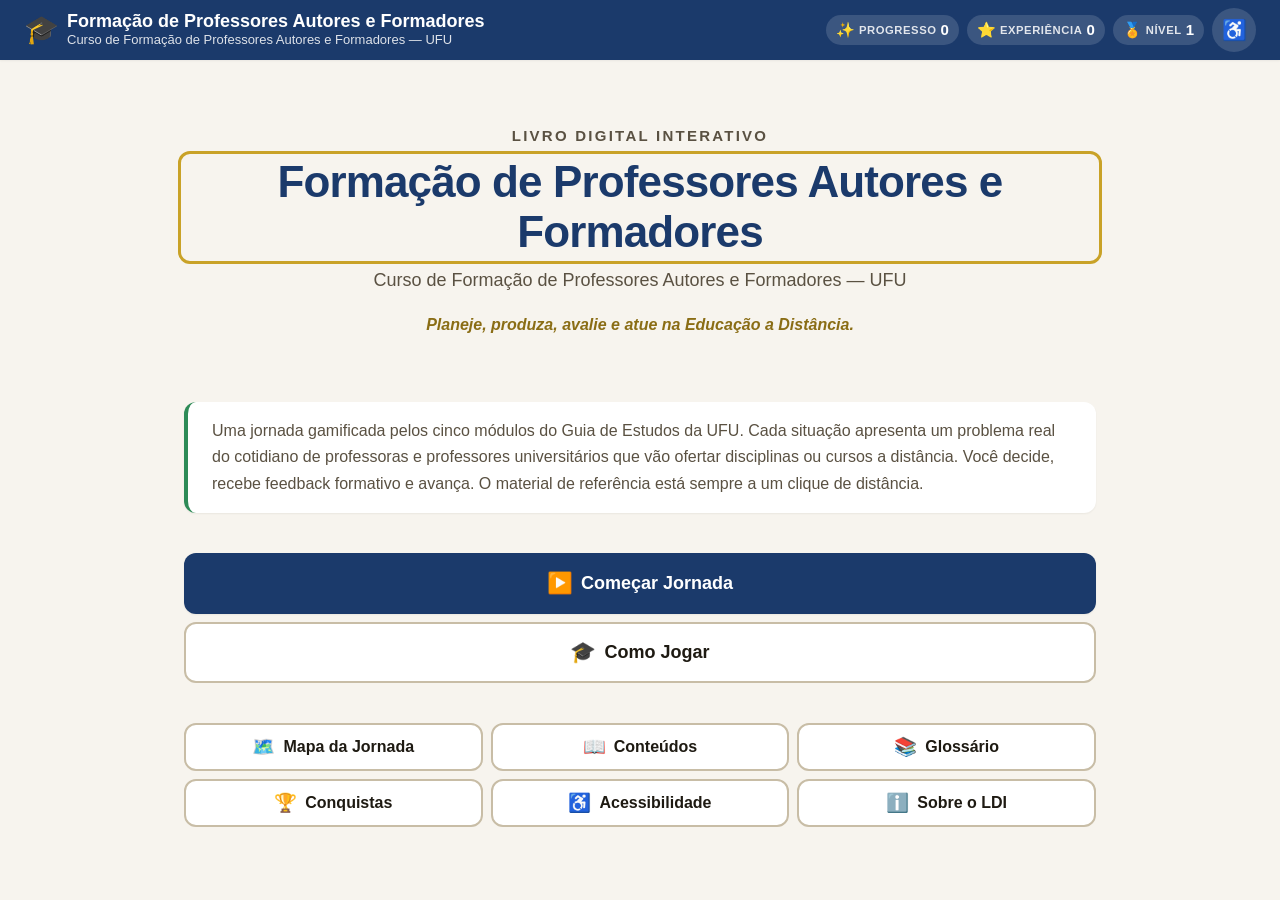
<file: index.html>
<!DOCTYPE html>
<html lang="pt-BR">
<head>
  <meta charset="UTF-8">
  <meta name="viewport" content="width=device-width, initial-scale=1.0, viewport-fit=cover">
  <meta name="description" content="Formação de Professores Autores e Formadores para EaD — Livro Digital Interativo gamificado sobre planejamento, produção, avaliação e atuação docente na Educação a Distância, baseado no Guia de Estudos da UFU (2026).">
  <meta name="author" content="Dirceu Nogueira de Sales Duarte Junior">
  <meta name="theme-color" content="#1b3a6b">

  <title>Formação de Professores Autores e Formadores para EaD — UFU</title>

  <link rel="icon" type="image/svg+xml" href="assets/icons/favicon.svg">

  <script src="js/theme.js"></script>

  <script>
    (function () {
      var T = window.THEME;
      if (!T || !T.colors) return;
      var css = ':root {\n';
      Object.keys(T.colors).forEach(function (key) {
        var cssVar = '--color-' + key.replace(/([A-Z])/g, '-$1').toLowerCase();
        css += '  ' + cssVar + ': ' + T.colors[key] + ';\n';
      });
      css += '}\n';
      var style = document.createElement('style');
      style.setAttribute('data-theme-colors', 'true');
      style.textContent = css;
      document.head.appendChild(style);
    })();
  </script>

  <link rel="stylesheet" href="css/style.css">
  <link rel="stylesheet" href="css/accessibility.css">
</head>
<body>

  <a class="skip-link" href="#screen-root">Pular para o conteúdo principal</a>

  <header id="app-header" role="banner">
    <div class="header-brand">
      <span class="brand-icon" aria-hidden="true">🎓</span>
      <div class="brand-text">
        <p class="brand-title" id="brand-title">Formação de Professores Autores e Formadores</p>
        <p class="brand-subtitle" id="brand-subtitle">Curso de Formação de Professores Autores e Formadores — UFU</p>
      </div>
    </div>

    <div class="header-hud" aria-label="Painel de progresso">
      <div class="hud-item" aria-label="Progresso acumulado">
        <span class="hud-icon" aria-hidden="true">✨</span>
        <span class="hud-label" id="hud-label-aura">Progresso</span>
        <span id="hud-aura" class="hud-value">0</span>
      </div>
      <div class="hud-item" aria-label="Experiência acumulada">
        <span class="hud-icon" aria-hidden="true">⭐</span>
        <span class="hud-label" id="hud-label-xp">Experiência</span>
        <span id="hud-xp" class="hud-value">0</span>
      </div>
      <div class="hud-item" aria-label="Nível atual">
        <span class="hud-icon" aria-hidden="true">🏅</span>
        <span class="hud-label" id="hud-label-level">Nível</span>
        <span id="hud-level" class="hud-value">1</span>
      </div>
    </div>

    <button id="btn-open-a11y" type="button" class="btn-icon"
            aria-label="Abrir painel de acessibilidade"
            aria-controls="a11y-panel" aria-expanded="false">
      <span aria-hidden="true">♿</span>
    </button>
  </header>

  <div id="a11y-backdrop" hidden></div>

  <aside id="a11y-panel" role="dialog" aria-modal="true"
         aria-labelledby="a11y-title" hidden>

    <div class="a11y-header">
      <h2 id="a11y-title">♿ Acessibilidade</h2>
      <button id="btn-close-a11y" type="button" class="btn-icon"
              aria-label="Fechar painel de acessibilidade">
        <span aria-hidden="true">✕</span>
      </button>
    </div>

    <div class="a11y-group">
      <h3 class="a11y-group-title">🔊 Áudio</h3>

      <button type="button" id="a11y-voice" class="a11y-toggle" aria-pressed="false"
              data-tooltip="Lê em voz alta a introdução, pergunta e feedback de cada situação. Use o botão 🔊 para ativar.">
        <span class="toggle-icon" aria-hidden="true">🔊</span>
        <span class="toggle-label">Leitura em voz alta</span>
        <span class="toggle-state" aria-hidden="true">Desligado</span>
      </button>

      <button type="button" id="a11y-sfx" class="a11y-toggle" aria-pressed="false"
              data-tooltip="Toca sons curtos ao acertar, errar, conquistar ou avançar. Os efeitos não são obrigatórios para entender o conteúdo.">
        <span class="toggle-icon" aria-hidden="true">🎵</span>
        <span class="toggle-label">Efeitos sonoros</span>
        <span class="toggle-state" aria-hidden="true">Desligado</span>
      </button>

      <div class="a11y-audio-group">
        <button type="button" id="a11y-ambience" class="a11y-toggle" aria-pressed="false"
                data-tooltip="Toca uma melodia suave em caixinha de música ao fundo. Desligado por padrão.">
          <span class="toggle-icon" aria-hidden="true">🌿</span>
          <span class="toggle-label">Som ambiente</span>
          <span class="toggle-state" aria-hidden="true">Desligado</span>
        </button>

        <label for="a11y-ambience-theme" class="a11y-select-label">
          Melodia de fundo
        </label>
        <select id="a11y-ambience-theme" class="a11y-select"
                data-tooltip="Escolha entre 5 melodias originais em caixinha de música. A escolha fica salva e toca quando o som ambiente estiver ligado.">
          <option value="caminho">🌿 Caminho Suave — serena e acolhedora</option>
          <option value="passos">🌫️ Passos na Névoa — reflexiva e calma</option>
          <option value="amanhecer">🌅 Amanhecer — ascendente e otimista</option>
          <option value="brisa">🍃 Brisa de Estudo — leve e ritmada</option>
          <option value="tarde">🌇 Tarde Serena — contemplativa</option>
        </select>
        <p class="a11y-select-hint">
          A melodia escolhida toca quando o som ambiente está ligado.
        </p>
      </div>
    </div>

    <div class="a11y-group">
      <h3 class="a11y-group-title">🎨 Aparência</h3>

      <button type="button" id="a11y-theme" class="a11y-toggle" aria-pressed="false"
              data-tooltip="Alterna entre modo claro (fundo bege claro) e modo escuro (fundo escuro) para leitura confortável à noite.">
        <span class="toggle-icon" aria-hidden="true">🌙</span>
        <span class="toggle-label">Modo escuro</span>
        <span class="toggle-state" aria-hidden="true">Desligado</span>
      </button>

      <button type="button" id="a11y-contrast" class="a11y-toggle" aria-pressed="false"
              data-tooltip="Aumenta o contraste para preto, branco e amarelo, seguindo WCAG AAA. Útil para baixa visão.">
        <span class="toggle-icon" aria-hidden="true">◐</span>
        <span class="toggle-label">Alto contraste</span>
        <span class="toggle-state" aria-hidden="true">Desligado</span>
      </button>

      <button type="button" id="a11y-motion" class="a11y-toggle" aria-pressed="false"
              data-tooltip="Reduz ou elimina transições e animações, incluindo o efeito de entrada das telas e das medalhas.">
        <span class="toggle-icon" aria-hidden="true">⏸</span>
        <span class="toggle-label">Reduzir animações</span>
        <span class="toggle-state" aria-hidden="true">Desligado</span>
      </button>
    </div>

    <div class="a11y-group">
      <h3 class="a11y-group-title">🔤 Tamanho do texto</h3>

      <div class="a11y-font-controls">
        <button type="button" id="a11y-font-down" class="btn-secondary"
                aria-label="Diminuir tamanho da fonte"
                data-tooltip="Diminuir o tamanho da fonte em toda a interface.">
          <span aria-hidden="true">A−</span>
        </button>

        <button type="button" id="a11y-font-reset" class="btn-secondary"
                data-tooltip="Voltar ao tamanho de fonte padrão.">
          Restaurar
        </button>

        <button type="button" id="a11y-font-up" class="btn-secondary"
                aria-label="Aumentar tamanho da fonte"
                data-tooltip="Aumentar o tamanho da fonte em toda a interface.">
          <span aria-hidden="true">A+</span>
        </button>
      </div>

      <p class="a11y-hint" id="a11y-font-status" aria-live="polite">Tamanho padrão</p>
    </div>

  </aside>

  <main id="screen-root" role="main" tabindex="-1">
    <div class="screen-loading" role="status" aria-live="polite">
      Carregando Formação de Professores Autores e Formadores para EaD…
    </div>

    <noscript>
      <section class="screen-error" role="alert">
        <h1>JavaScript necessário</h1>
        <p>
          Este Livro Digital Interativo precisa de JavaScript ativado para funcionar.
          Ative o JavaScript no seu navegador e recarregue a página.
        </p>
      </section>
    </noscript>
  </main>

  <div id="live-region" class="sr-only" aria-live="polite" aria-atomic="true"></div>
  <div id="alert-region" class="sr-only" aria-live="assertive" aria-atomic="true"></div>
  <div id="toast-region" class="toast-region" aria-live="polite" aria-atomic="false"></div>

  <script src="js/missions.js" defer></script>
  <script src="js/boss.js" defer></script>
  <script src="js/data.js" defer></script>
  <script src="js/game.js" defer></script>
  <script src="js/audio.js" defer></script>
  <script src="js/accessibility.js" defer></script>
  <script src="js/app.js" defer></script>

</body>
</html>
</file>
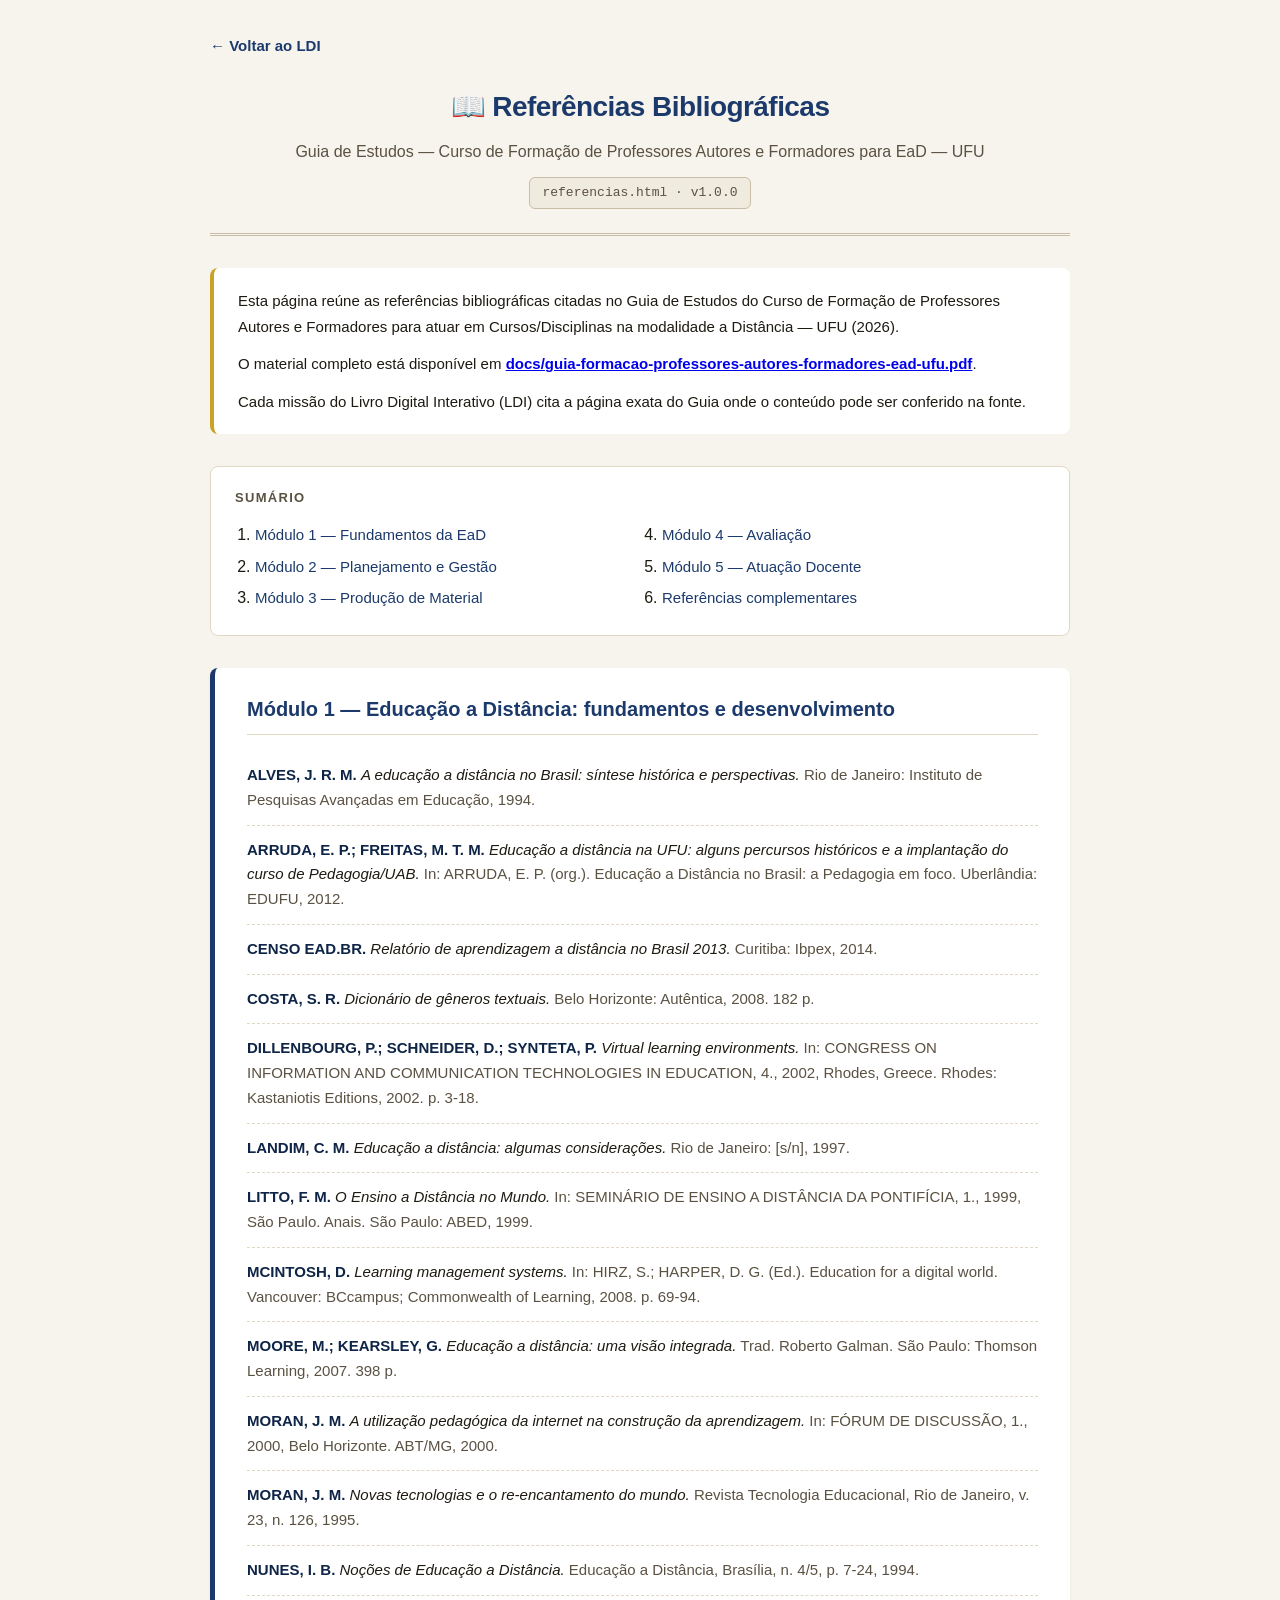
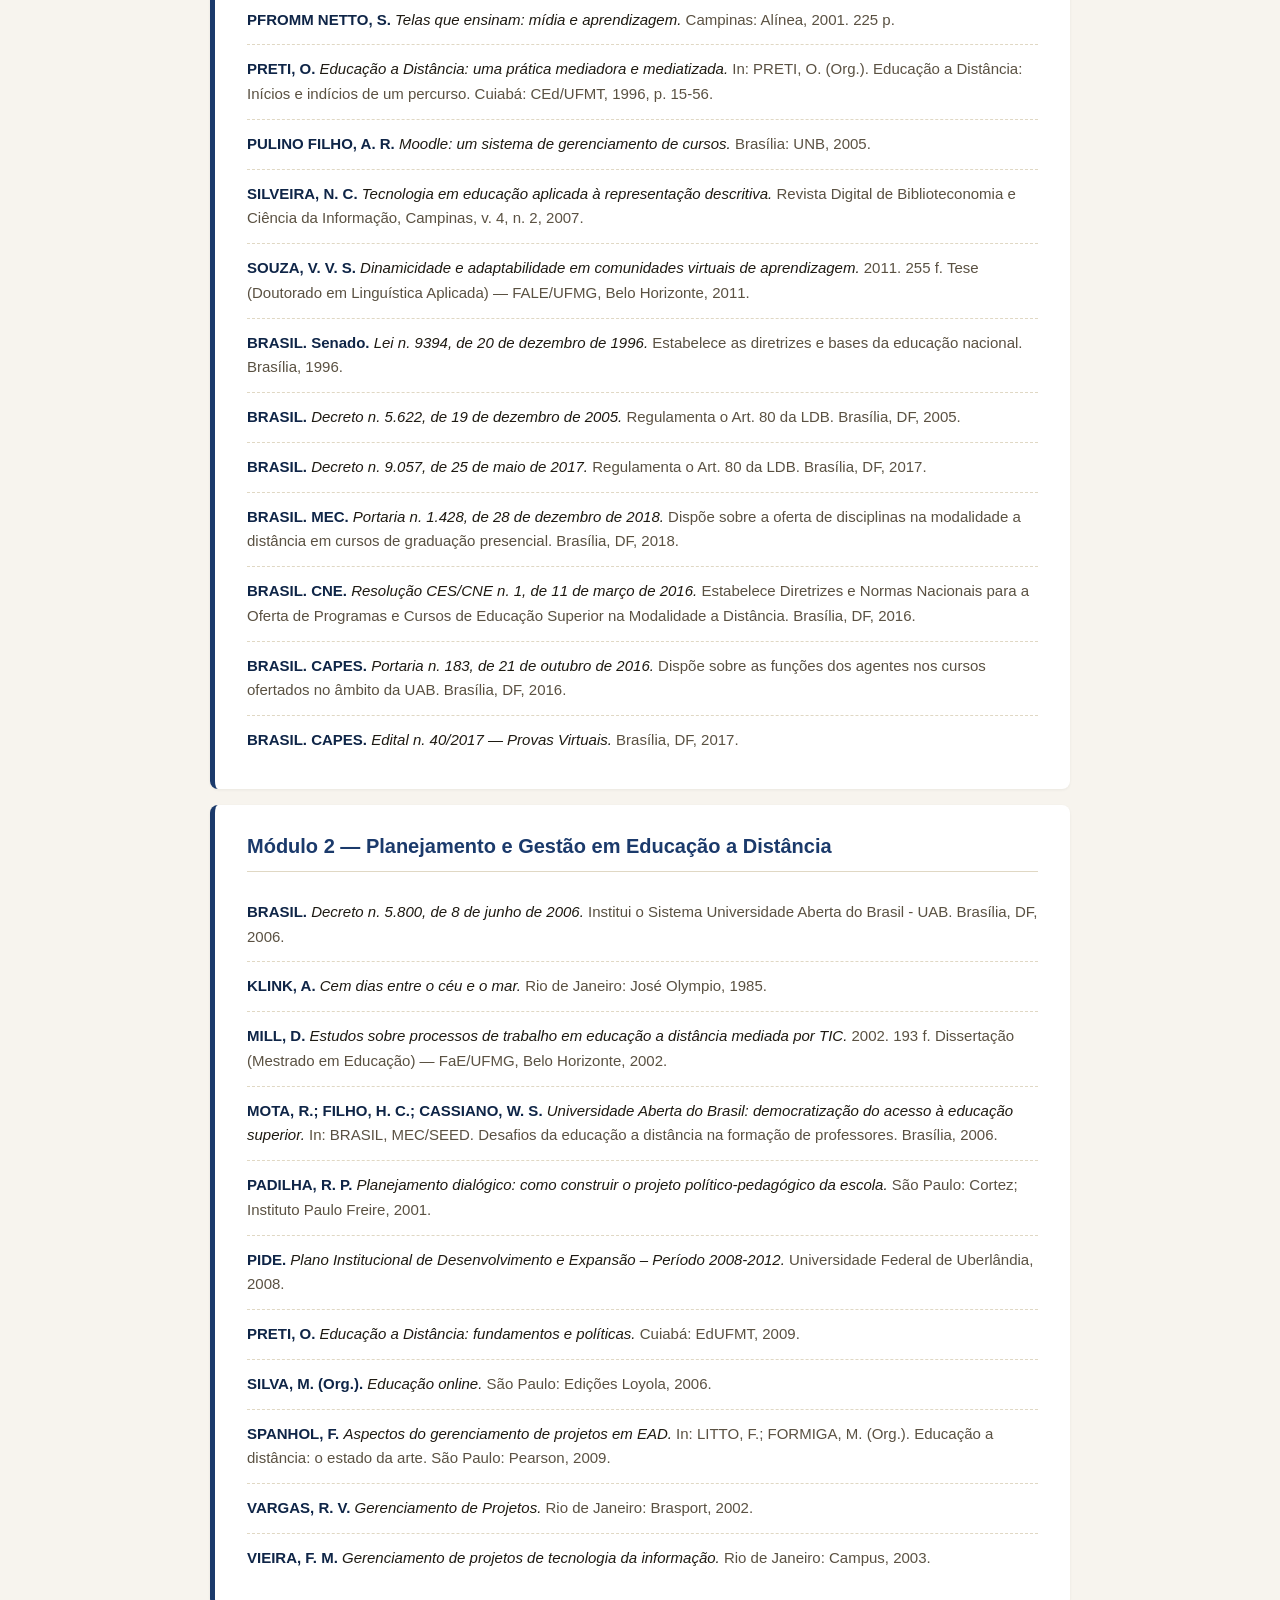
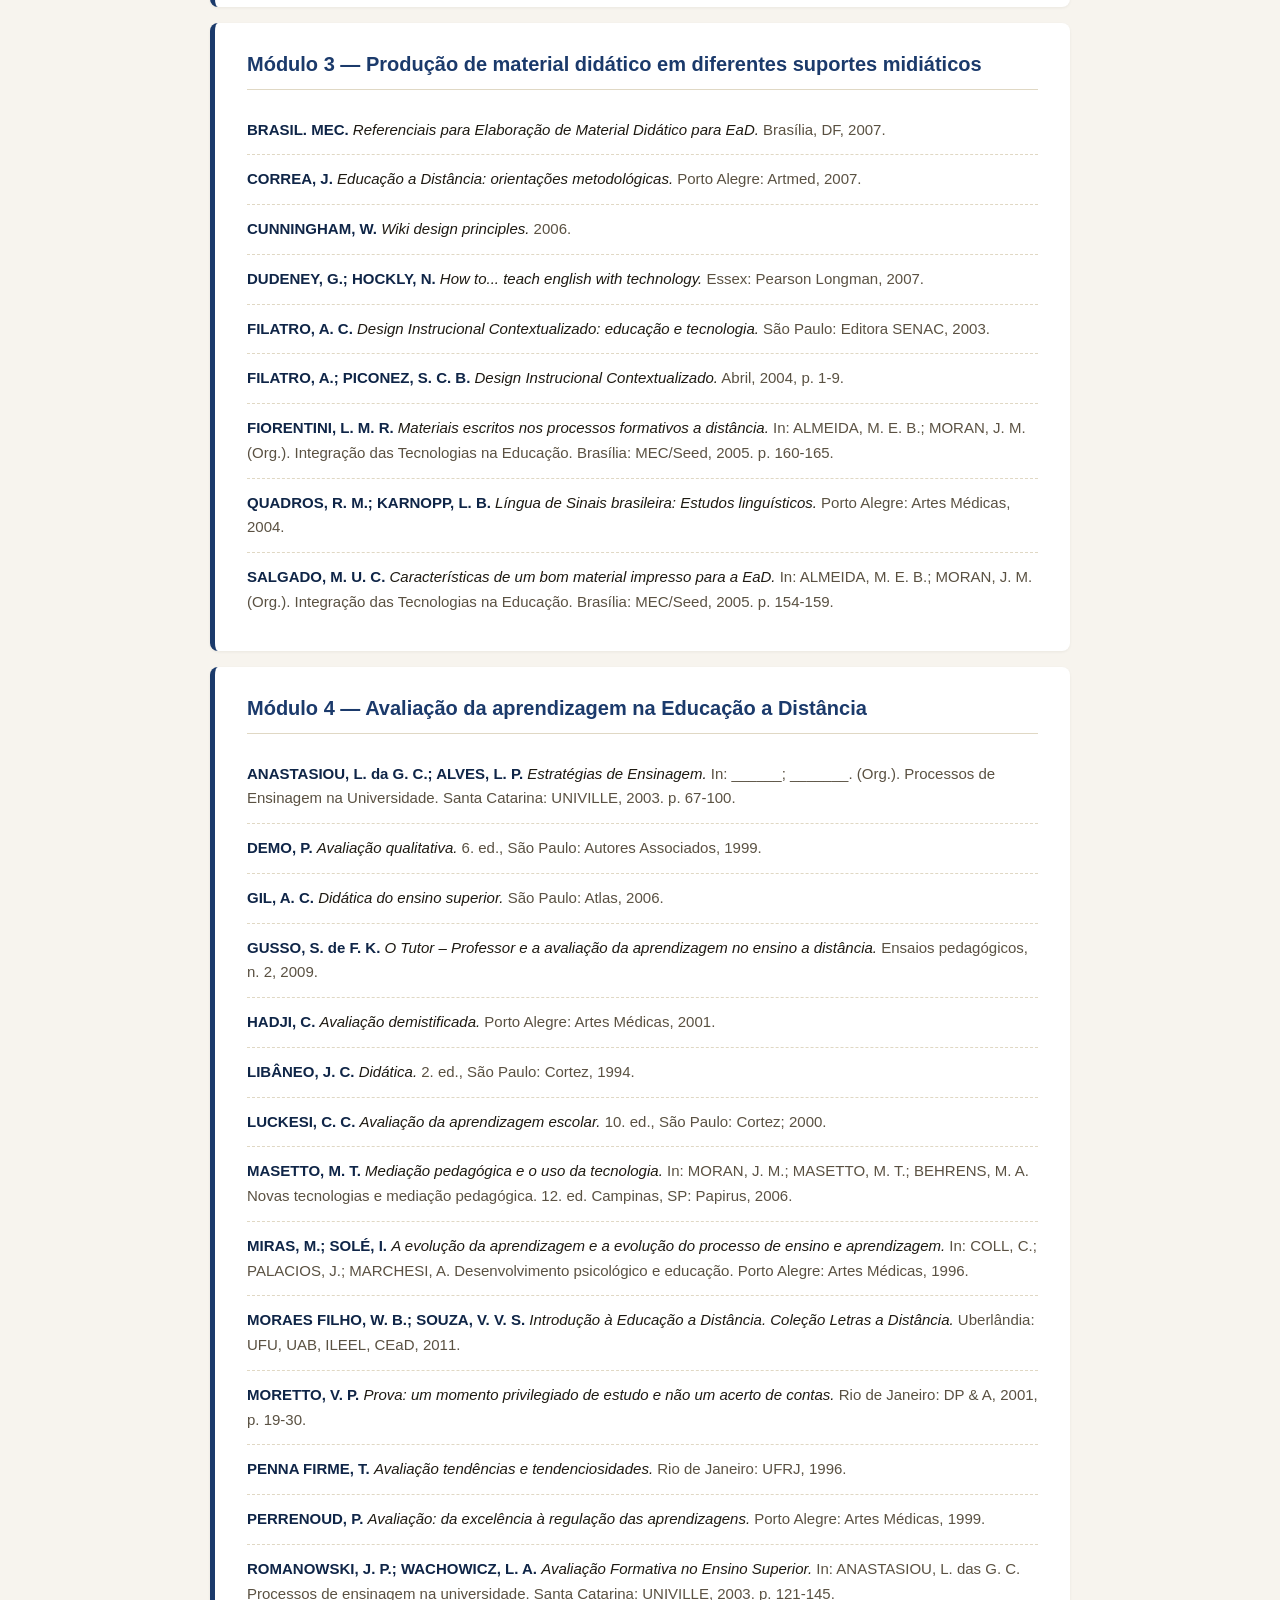
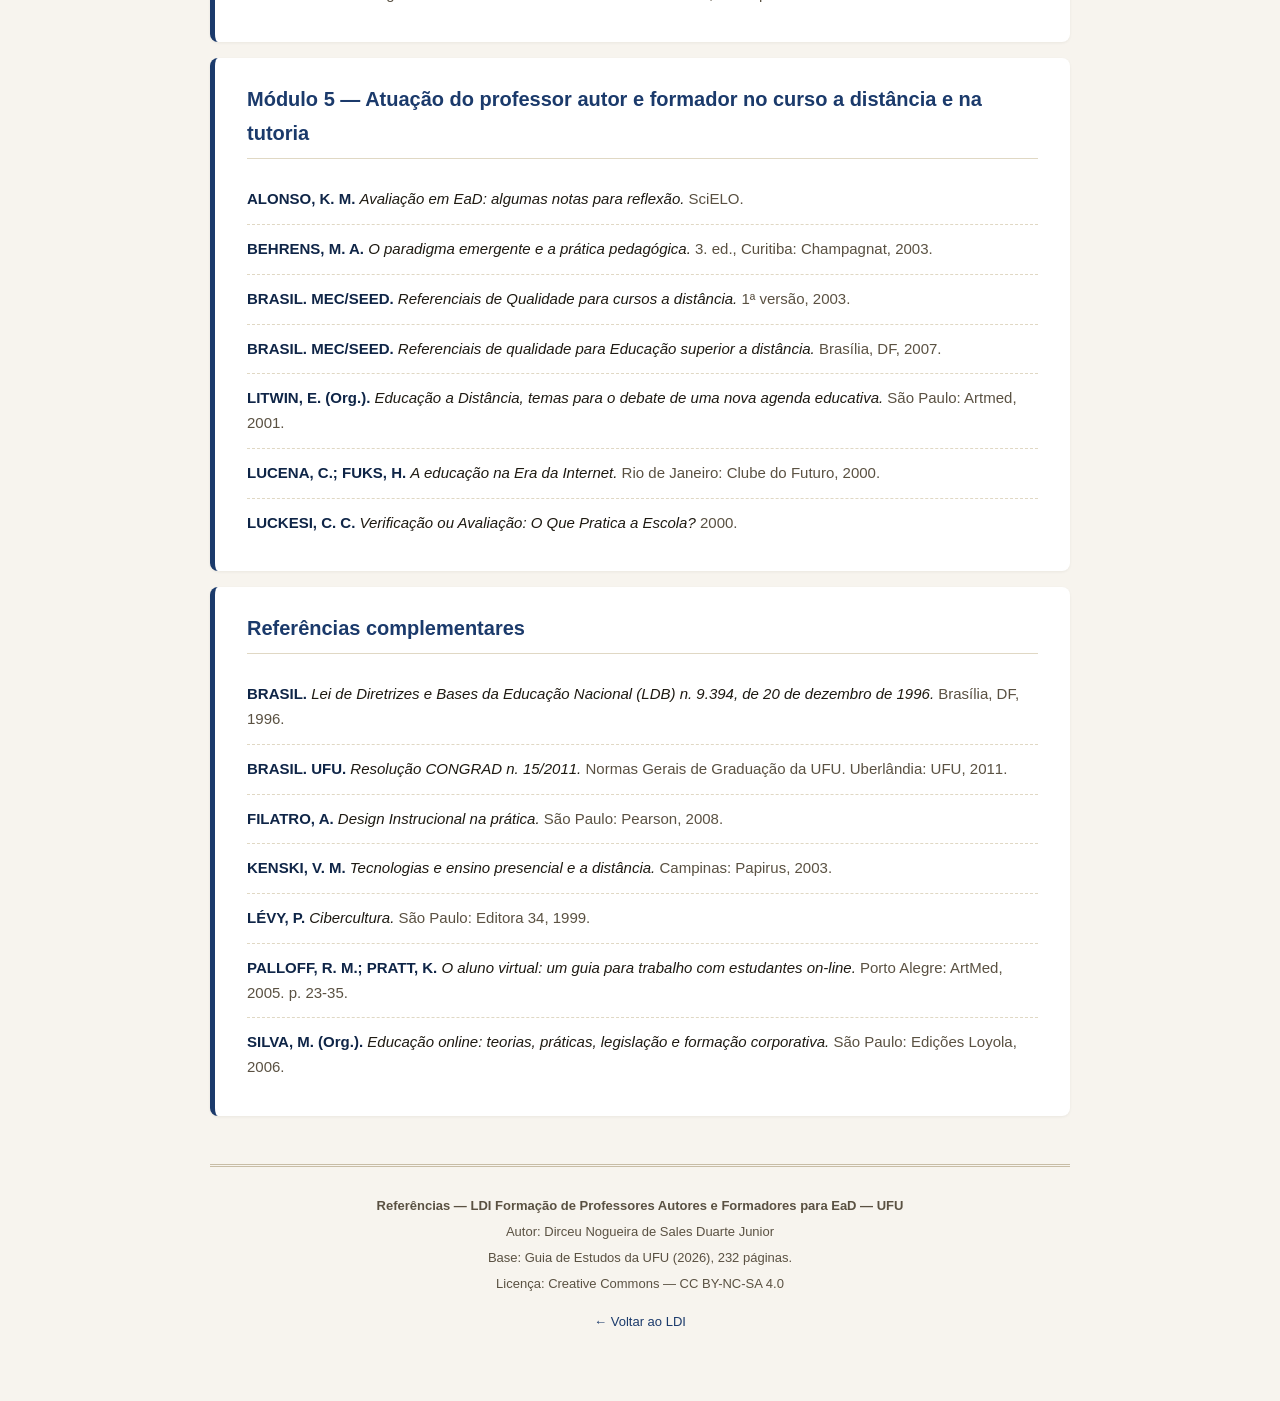
<file: docs/referencias.html>
<!DOCTYPE html>
<html lang="pt-BR">
<head>
<meta charset="UTF-8">
<meta name="viewport" content="width=device-width, initial-scale=1.0">
<meta name="author" content="Dirceu Nogueira de Sales Duarte Junior">
<meta name="description" content="Referências bibliográficas do LDI Formação de Professores Autores e Formadores para EaD — UFU.">
<meta name="robots" content="noindex, nofollow">
<title>Referências — LDI Formação de Professores Autores e Formadores para EaD — UFU</title>

<style>
  :root {
    --bg: #f7f4ee;
    --surface: #ffffff;
    --surface-alt: #f0ebdf;
    --text: #1e1a12;
    --text-muted: #5a5142;
    --primary: #1b3a6b;
    --primary-dark: #0f2547;
    --accent: #c9a227;
    --secondary: #2e8b57;
    --border: #e0d8c4;
    --border-strong: #c8bda6;
    --radius: 8px;
    --font: -apple-system, BlinkMacSystemFont, "Segoe UI", Roboto,
            "Helvetica Neue", Arial, "Noto Sans", sans-serif;
    --font-mono: ui-monospace, "SF Mono", Menlo, Consolas, monospace;
  }

  *, *::before, *::after { box-sizing: border-box; }

  body {
    margin: 0;
    padding: 32px 16px 64px;
    font-family: var(--font);
    line-height: 1.7;
    color: var(--text);
    background-color: var(--bg);
    font-size: 16px;
  }

  .container { max-width: 860px; margin: 0 auto; }

  header.page-header {
    text-align: center;
    padding-bottom: 24px;
    margin-bottom: 32px;
    border-bottom: 3px double var(--border-strong);
  }

  header.page-header h1 {
    margin: 0 0 8px;
    font-size: 1.75rem;
    color: var(--primary);
    letter-spacing: -0.02em;
  }

  header.page-header .subtitle {
    font-size: 1rem;
    color: var(--text-muted);
    margin: 0;
  }

  header.page-header .version {
    display: inline-block;
    margin-top: 12px;
    padding: 4px 12px;
    background-color: var(--surface-alt);
    border: 1px solid var(--border-strong);
    border-radius: 6px;
    font-family: var(--font-mono);
    font-size: 0.8125rem;
    color: var(--text-muted);
  }

  .intro {
    background-color: var(--surface);
    border-left: 4px solid var(--accent);
    border-radius: var(--radius);
    padding: 20px 24px;
    margin-bottom: 32px;
    font-size: 0.9375rem;
  }

  .intro p { margin: 0 0 12px; }
  .intro p:last-child { margin-bottom: 0; }

  nav.toc {
    background-color: var(--surface);
    border: 1px solid var(--border);
    border-radius: var(--radius);
    padding: 20px 24px;
    margin-bottom: 32px;
  }

  nav.toc h2 {
    font-size: 0.8125rem;
    text-transform: uppercase;
    letter-spacing: 0.1em;
    color: var(--text-muted);
    margin: 0 0 12px;
  }

  nav.toc ol { margin: 0; padding-left: 20px; columns: 1; }

  @media (min-width: 600px) {
    nav.toc ol { columns: 2; column-gap: 24px; }
  }

  nav.toc li { margin-bottom: 4px; break-inside: avoid; }

  nav.toc a {
    color: var(--primary);
    text-decoration: none;
    font-size: 0.9375rem;
  }

  nav.toc a:hover, nav.toc a:focus-visible { text-decoration: underline; }

  section.ref-section {
    background-color: var(--surface);
    border-radius: var(--radius);
    padding: 24px 32px;
    margin-bottom: 16px;
    box-shadow: 0 1px 3px rgba(30, 26, 18, 0.06);
    border-left: 5px solid var(--primary);
  }

  section.ref-section h2 {
    font-size: 1.25rem;
    color: var(--primary);
    margin: 0 0 16px;
    padding-bottom: 8px;
    border-bottom: 1px solid var(--border);
  }

  .ref-list { list-style: none; padding: 0; margin: 0; }

  .ref-item {
    padding: 12px 0;
    border-bottom: 1px dashed var(--border);
    font-size: 0.9375rem;
    line-height: 1.65;
  }

  .ref-item:last-child { border-bottom: none; }

  .ref-item .authors { font-weight: 600; color: var(--primary-dark); }
  .ref-item .title { font-style: italic; }
  .ref-item .source { color: var(--text-muted); }

  footer.page-footer {
    text-align: center;
    margin-top: 48px;
    padding-top: 24px;
    border-top: 3px double var(--border-strong);
    font-size: 0.8125rem;
    color: var(--text-muted);
  }

  footer.page-footer p { margin: 4px 0; }
  footer.page-footer a { color: var(--primary); text-decoration: none; }
  footer.page-footer a:hover { text-decoration: underline; }

  .back-link {
    display: inline-block;
    margin-bottom: 24px;
    color: var(--primary);
    text-decoration: none;
    font-weight: 600;
    font-size: 0.9375rem;
  }
  .back-link:hover { text-decoration: underline; }

  @media (max-width: 480px) {
    section.ref-section { padding: 20px 16px; }
  }
</style>
</head>

<body>
<div class="container">

  <a href="../index.html" class="back-link">← Voltar ao LDI</a>

  <header class="page-header">
    <h1>📖 Referências Bibliográficas</h1>
    <p class="subtitle">
      Guia de Estudos — Curso de Formação de Professores Autores e Formadores para EaD — UFU
    </p>
    <span class="version">referencias.html · v1.0.0</span>
  </header>

  <div class="intro">
    <p>
      Esta página reúne as referências bibliográficas citadas no Guia de Estudos
      do Curso de Formação de Professores Autores e Formadores para atuar em
      Cursos/Disciplinas na modalidade a Distância — UFU (2026).
    </p>
    <p>
      O material completo está disponível em
      <a href="guia-formacao-professores-autores-formadores-ead-ufu.pdf"><strong>docs/guia-formacao-professores-autores-formadores-ead-ufu.pdf</strong></a>.
    </p>
    <p>
      Cada missão do Livro Digital Interativo (LDI) cita a página exata
      do Guia onde o conteúdo pode ser conferido na fonte.
    </p>
  </div>

  <nav class="toc" aria-label="Sumário de referências">
    <h2>Sumário</h2>
    <ol>
      <li><a href="#ref-modulo-1">Módulo 1 — Fundamentos da EaD</a></li>
      <li><a href="#ref-modulo-2">Módulo 2 — Planejamento e Gestão</a></li>
      <li><a href="#ref-modulo-3">Módulo 3 — Produção de Material</a></li>
      <li><a href="#ref-modulo-4">Módulo 4 — Avaliação</a></li>
      <li><a href="#ref-modulo-5">Módulo 5 — Atuação Docente</a></li>
      <li><a href="#ref-complementares">Referências complementares</a></li>
    </ol>
  </nav>

  <!-- ============================================================
       MÓDULO 1
       ============================================================ -->
  <section class="ref-section" id="ref-modulo-1">
    <h2>Módulo 1 — Educação a Distância: fundamentos e desenvolvimento</h2>
    <ul class="ref-list">
      <li class="ref-item">
        <span class="authors">ALVES, J. R. M.</span>
        <span class="title"> A educação a distância no Brasil: síntese histórica e perspectivas.</span>
        <span class="source"> Rio de Janeiro: Instituto de Pesquisas Avançadas em Educação, 1994.</span>
      </li>
      <li class="ref-item">
        <span class="authors">ARRUDA, E. P.; FREITAS, M. T. M.</span>
        <span class="title"> Educação a distância na UFU: alguns percursos históricos e a implantação do curso de Pedagogia/UAB.</span>
        <span class="source"> In: ARRUDA, E. P. (org.). Educação a Distância no Brasil: a Pedagogia em foco. Uberlândia: EDUFU, 2012.</span>
      </li>
      <li class="ref-item">
        <span class="authors">CENSO EAD.BR.</span>
        <span class="title"> Relatório de aprendizagem a distância no Brasil 2013.</span>
        <span class="source"> Curitiba: Ibpex, 2014.</span>
      </li>
      <li class="ref-item">
        <span class="authors">COSTA, S. R.</span>
        <span class="title"> Dicionário de gêneros textuais.</span>
        <span class="source"> Belo Horizonte: Autêntica, 2008. 182 p.</span>
      </li>
      <li class="ref-item">
        <span class="authors">DILLENBOURG, P.; SCHNEIDER, D.; SYNTETA, P.</span>
        <span class="title"> Virtual learning environments.</span>
        <span class="source"> In: CONGRESS ON INFORMATION AND COMMUNICATION TECHNOLOGIES IN EDUCATION, 4., 2002, Rhodes, Greece. Rhodes: Kastaniotis Editions, 2002. p. 3-18.</span>
      </li>
      <li class="ref-item">
        <span class="authors">LANDIM, C. M.</span>
        <span class="title"> Educação a distância: algumas considerações.</span>
        <span class="source"> Rio de Janeiro: [s/n], 1997.</span>
      </li>
      <li class="ref-item">
        <span class="authors">LITTO, F. M.</span>
        <span class="title"> O Ensino a Distância no Mundo.</span>
        <span class="source"> In: SEMINÁRIO DE ENSINO A DISTÂNCIA DA PONTIFÍCIA, 1., 1999, São Paulo. Anais. São Paulo: ABED, 1999.</span>
      </li>
      <li class="ref-item">
        <span class="authors">MCINTOSH, D.</span>
        <span class="title"> Learning management systems.</span>
        <span class="source"> In: HIRZ, S.; HARPER, D. G. (Ed.). Education for a digital world. Vancouver: BCcampus; Commonwealth of Learning, 2008. p. 69-94.</span>
      </li>
      <li class="ref-item">
        <span class="authors">MOORE, M.; KEARSLEY, G.</span>
        <span class="title"> Educação a distância: uma visão integrada.</span>
        <span class="source"> Trad. Roberto Galman. São Paulo: Thomson Learning, 2007. 398 p.</span>
      </li>
      <li class="ref-item">
        <span class="authors">MORAN, J. M.</span>
        <span class="title"> A utilização pedagógica da internet na construção da aprendizagem.</span>
        <span class="source"> In: FÓRUM DE DISCUSSÃO, 1., 2000, Belo Horizonte. ABT/MG, 2000.</span>
      </li>
      <li class="ref-item">
        <span class="authors">MORAN, J. M.</span>
        <span class="title"> Novas tecnologias e o re-encantamento do mundo.</span>
        <span class="source"> Revista Tecnologia Educacional, Rio de Janeiro, v. 23, n. 126, 1995.</span>
      </li>
      <li class="ref-item">
        <span class="authors">NUNES, I. B.</span>
        <span class="title"> Noções de Educação a Distância.</span>
        <span class="source"> Educação a Distância, Brasília, n. 4/5, p. 7-24, 1994.</span>
      </li>
      <li class="ref-item">
        <span class="authors">PFROMM NETTO, S.</span>
        <span class="title"> Telas que ensinam: mídia e aprendizagem.</span>
        <span class="source"> Campinas: Alínea, 2001. 225 p.</span>
      </li>
      <li class="ref-item">
        <span class="authors">PRETI, O.</span>
        <span class="title"> Educação a Distância: uma prática mediadora e mediatizada.</span>
        <span class="source"> In: PRETI, O. (Org.). Educação a Distância: Inícios e indícios de um percurso. Cuiabá: CEd/UFMT, 1996, p. 15-56.</span>
      </li>
      <li class="ref-item">
        <span class="authors">PULINO FILHO, A. R.</span>
        <span class="title"> Moodle: um sistema de gerenciamento de cursos.</span>
        <span class="source"> Brasília: UNB, 2005.</span>
      </li>
      <li class="ref-item">
        <span class="authors">SILVEIRA, N. C.</span>
        <span class="title"> Tecnologia em educação aplicada à representação descritiva.</span>
        <span class="source"> Revista Digital de Biblioteconomia e Ciência da Informação, Campinas, v. 4, n. 2, 2007.</span>
      </li>
      <li class="ref-item">
        <span class="authors">SOUZA, V. V. S.</span>
        <span class="title"> Dinamicidade e adaptabilidade em comunidades virtuais de aprendizagem.</span>
        <span class="source"> 2011. 255 f. Tese (Doutorado em Linguística Aplicada) — FALE/UFMG, Belo Horizonte, 2011.</span>
      </li>
      <li class="ref-item">
        <span class="authors">BRASIL. Senado.</span>
        <span class="title"> Lei n. 9394, de 20 de dezembro de 1996.</span>
        <span class="source"> Estabelece as diretrizes e bases da educação nacional. Brasília, 1996.</span>
      </li>
      <li class="ref-item">
        <span class="authors">BRASIL.</span>
        <span class="title"> Decreto n. 5.622, de 19 de dezembro de 2005.</span>
        <span class="source"> Regulamenta o Art. 80 da LDB. Brasília, DF, 2005.</span>
      </li>
      <li class="ref-item">
        <span class="authors">BRASIL.</span>
        <span class="title"> Decreto n. 9.057, de 25 de maio de 2017.</span>
        <span class="source"> Regulamenta o Art. 80 da LDB. Brasília, DF, 2017.</span>
      </li>
      <li class="ref-item">
        <span class="authors">BRASIL. MEC.</span>
        <span class="title"> Portaria n. 1.428, de 28 de dezembro de 2018.</span>
        <span class="source"> Dispõe sobre a oferta de disciplinas na modalidade a distância em cursos de graduação presencial. Brasília, DF, 2018.</span>
      </li>
      <li class="ref-item">
        <span class="authors">BRASIL. CNE.</span>
        <span class="title"> Resolução CES/CNE n. 1, de 11 de março de 2016.</span>
        <span class="source"> Estabelece Diretrizes e Normas Nacionais para a Oferta de Programas e Cursos de Educação Superior na Modalidade a Distância. Brasília, DF, 2016.</span>
      </li>
      <li class="ref-item">
        <span class="authors">BRASIL. CAPES.</span>
        <span class="title"> Portaria n. 183, de 21 de outubro de 2016.</span>
        <span class="source"> Dispõe sobre as funções dos agentes nos cursos ofertados no âmbito da UAB. Brasília, DF, 2016.</span>
      </li>
      <li class="ref-item">
        <span class="authors">BRASIL. CAPES.</span>
        <span class="title"> Edital n. 40/2017 — Provas Virtuais.</span>
        <span class="source"> Brasília, DF, 2017.</span>
      </li>
    </ul>
  </section>

  <!-- ============================================================
       MÓDULO 2
       ============================================================ -->
  <section class="ref-section" id="ref-modulo-2">
    <h2>Módulo 2 — Planejamento e Gestão em Educação a Distância</h2>
    <ul class="ref-list">
      <li class="ref-item">
        <span class="authors">BRASIL.</span>
        <span class="title"> Decreto n. 5.800, de 8 de junho de 2006.</span>
        <span class="source"> Institui o Sistema Universidade Aberta do Brasil - UAB. Brasília, DF, 2006.</span>
      </li>
      <li class="ref-item">
        <span class="authors">KLINK, A.</span>
        <span class="title"> Cem dias entre o céu e o mar.</span>
        <span class="source"> Rio de Janeiro: José Olympio, 1985.</span>
      </li>
      <li class="ref-item">
        <span class="authors">MILL, D.</span>
        <span class="title"> Estudos sobre processos de trabalho em educação a distância mediada por TIC.</span>
        <span class="source"> 2002. 193 f. Dissertação (Mestrado em Educação) — FaE/UFMG, Belo Horizonte, 2002.</span>
      </li>
      <li class="ref-item">
        <span class="authors">MOTA, R.; FILHO, H. C.; CASSIANO, W. S.</span>
        <span class="title"> Universidade Aberta do Brasil: democratização do acesso à educação superior.</span>
        <span class="source"> In: BRASIL, MEC/SEED. Desafios da educação a distância na formação de professores. Brasília, 2006.</span>
      </li>
      <li class="ref-item">
        <span class="authors">PADILHA, R. P.</span>
        <span class="title"> Planejamento dialógico: como construir o projeto político-pedagógico da escola.</span>
        <span class="source"> São Paulo: Cortez; Instituto Paulo Freire, 2001.</span>
      </li>
      <li class="ref-item">
        <span class="authors">PIDE.</span>
        <span class="title"> Plano Institucional de Desenvolvimento e Expansão – Período 2008-2012.</span>
        <span class="source"> Universidade Federal de Uberlândia, 2008.</span>
      </li>
      <li class="ref-item">
        <span class="authors">PRETI, O.</span>
        <span class="title"> Educação a Distância: fundamentos e políticas.</span>
        <span class="source"> Cuiabá: EdUFMT, 2009.</span>
      </li>
      <li class="ref-item">
        <span class="authors">SILVA, M. (Org.).</span>
        <span class="title"> Educação online.</span>
        <span class="source"> São Paulo: Edições Loyola, 2006.</span>
      </li>
      <li class="ref-item">
        <span class="authors">SPANHOL, F.</span>
        <span class="title"> Aspectos do gerenciamento de projetos em EAD.</span>
        <span class="source"> In: LITTO, F.; FORMIGA, M. (Org.). Educação a distância: o estado da arte. São Paulo: Pearson, 2009.</span>
      </li>
      <li class="ref-item">
        <span class="authors">VARGAS, R. V.</span>
        <span class="title"> Gerenciamento de Projetos.</span>
        <span class="source"> Rio de Janeiro: Brasport, 2002.</span>
      </li>
      <li class="ref-item">
        <span class="authors">VIEIRA, F. M.</span>
        <span class="title"> Gerenciamento de projetos de tecnologia da informação.</span>
        <span class="source"> Rio de Janeiro: Campus, 2003.</span>
      </li>
    </ul>
  </section>

  <!-- ============================================================
       MÓDULO 3
       ============================================================ -->
  <section class="ref-section" id="ref-modulo-3">
    <h2>Módulo 3 — Produção de material didático em diferentes suportes midiáticos</h2>
    <ul class="ref-list">
      <li class="ref-item">
        <span class="authors">BRASIL. MEC.</span>
        <span class="title"> Referenciais para Elaboração de Material Didático para EaD.</span>
        <span class="source"> Brasília, DF, 2007.</span>
      </li>
      <li class="ref-item">
        <span class="authors">CORREA, J.</span>
        <span class="title"> Educação a Distância: orientações metodológicas.</span>
        <span class="source"> Porto Alegre: Artmed, 2007.</span>
      </li>
      <li class="ref-item">
        <span class="authors">CUNNINGHAM, W.</span>
        <span class="title"> Wiki design principles.</span>
        <span class="source"> 2006.</span>
      </li>
      <li class="ref-item">
        <span class="authors">DUDENEY, G.; HOCKLY, N.</span>
        <span class="title"> How to... teach english with technology.</span>
        <span class="source"> Essex: Pearson Longman, 2007.</span>
      </li>
      <li class="ref-item">
        <span class="authors">FILATRO, A. C.</span>
        <span class="title"> Design Instrucional Contextualizado: educação e tecnologia.</span>
        <span class="source"> São Paulo: Editora SENAC, 2003.</span>
      </li>
      <li class="ref-item">
        <span class="authors">FILATRO, A.; PICONEZ, S. C. B.</span>
        <span class="title"> Design Instrucional Contextualizado.</span>
        <span class="source"> Abril, 2004, p. 1-9.</span>
      </li>
      <li class="ref-item">
        <span class="authors">FIORENTINI, L. M. R.</span>
        <span class="title"> Materiais escritos nos processos formativos a distância.</span>
        <span class="source"> In: ALMEIDA, M. E. B.; MORAN, J. M. (Org.). Integração das Tecnologias na Educação. Brasília: MEC/Seed, 2005. p. 160-165.</span>
      </li>
      <li class="ref-item">
        <span class="authors">QUADROS, R. M.; KARNOPP, L. B.</span>
        <span class="title"> Língua de Sinais brasileira: Estudos linguísticos.</span>
        <span class="source"> Porto Alegre: Artes Médicas, 2004.</span>
      </li>
      <li class="ref-item">
        <span class="authors">SALGADO, M. U. C.</span>
        <span class="title"> Características de um bom material impresso para a EaD.</span>
        <span class="source"> In: ALMEIDA, M. E. B.; MORAN, J. M. (Org.). Integração das Tecnologias na Educação. Brasília: MEC/Seed, 2005. p. 154-159.</span>
      </li>
    </ul>
  </section>

  <!-- ============================================================
       MÓDULO 4
       ============================================================ -->
  <section class="ref-section" id="ref-modulo-4">
    <h2>Módulo 4 — Avaliação da aprendizagem na Educação a Distância</h2>
    <ul class="ref-list">
      <li class="ref-item">
        <span class="authors">ANASTASIOU, L. da G. C.; ALVES, L. P.</span>
        <span class="title"> Estratégias de Ensinagem.</span>
        <span class="source"> In: ______; _______. (Org.). Processos de Ensinagem na Universidade. Santa Catarina: UNIVILLE, 2003. p. 67-100.</span>
      </li>
      <li class="ref-item">
        <span class="authors">DEMO, P.</span>
        <span class="title"> Avaliação qualitativa.</span>
        <span class="source"> 6. ed., São Paulo: Autores Associados, 1999.</span>
      </li>
      <li class="ref-item">
        <span class="authors">GIL, A. C.</span>
        <span class="title"> Didática do ensino superior.</span>
        <span class="source"> São Paulo: Atlas, 2006.</span>
      </li>
      <li class="ref-item">
        <span class="authors">GUSSO, S. de F. K.</span>
        <span class="title"> O Tutor – Professor e a avaliação da aprendizagem no ensino a distância.</span>
        <span class="source"> Ensaios pedagógicos, n. 2, 2009.</span>
      </li>
      <li class="ref-item">
        <span class="authors">HADJI, C.</span>
        <span class="title"> Avaliação demistificada.</span>
        <span class="source"> Porto Alegre: Artes Médicas, 2001.</span>
      </li>
      <li class="ref-item">
        <span class="authors">LIBÂNEO, J. C.</span>
        <span class="title"> Didática.</span>
        <span class="source"> 2. ed., São Paulo: Cortez, 1994.</span>
      </li>
      <li class="ref-item">
        <span class="authors">LUCKESI, C. C.</span>
        <span class="title"> Avaliação da aprendizagem escolar.</span>
        <span class="source"> 10. ed., São Paulo: Cortez; 2000.</span>
      </li>
      <li class="ref-item">
        <span class="authors">MASETTO, M. T.</span>
        <span class="title"> Mediação pedagógica e o uso da tecnologia.</span>
        <span class="source"> In: MORAN, J. M.; MASETTO, M. T.; BEHRENS, M. A. Novas tecnologias e mediação pedagógica. 12. ed. Campinas, SP: Papirus, 2006.</span>
      </li>
      <li class="ref-item">
        <span class="authors">MIRAS, M.; SOLÉ, I.</span>
        <span class="title"> A evolução da aprendizagem e a evolução do processo de ensino e aprendizagem.</span>
        <span class="source"> In: COLL, C.; PALACIOS, J.; MARCHESI, A. Desenvolvimento psicológico e educação. Porto Alegre: Artes Médicas, 1996.</span>
      </li>
      <li class="ref-item">
        <span class="authors">MORAES FILHO, W. B.; SOUZA, V. V. S.</span>
        <span class="title"> Introdução à Educação a Distância. Coleção Letras a Distância.</span>
        <span class="source"> Uberlândia: UFU, UAB, ILEEL, CEaD, 2011.</span>
      </li>
      <li class="ref-item">
        <span class="authors">MORETTO, V. P.</span>
        <span class="title"> Prova: um momento privilegiado de estudo e não um acerto de contas.</span>
        <span class="source"> Rio de Janeiro: DP &amp; A, 2001, p. 19-30.</span>
      </li>
      <li class="ref-item">
        <span class="authors">PENNA FIRME, T.</span>
        <span class="title"> Avaliação tendências e tendenciosidades.</span>
        <span class="source"> Rio de Janeiro: UFRJ, 1996.</span>
      </li>
      <li class="ref-item">
        <span class="authors">PERRENOUD, P.</span>
        <span class="title"> Avaliação: da excelência à regulação das aprendizagens.</span>
        <span class="source"> Porto Alegre: Artes Médicas, 1999.</span>
      </li>
      <li class="ref-item">
        <span class="authors">ROMANOWSKI, J. P.; WACHOWICZ, L. A.</span>
        <span class="title"> Avaliação Formativa no Ensino Superior.</span>
        <span class="source"> In: ANASTASIOU, L. das G. C. Processos de ensinagem na universidade. Santa Catarina: UNIVILLE, 2003. p. 121-145.</span>
      </li>
    </ul>
  </section>

  <!-- ============================================================
       MÓDULO 5
       ============================================================ -->
  <section class="ref-section" id="ref-modulo-5">
    <h2>Módulo 5 — Atuação do professor autor e formador no curso a distância e na tutoria</h2>
    <ul class="ref-list">
      <li class="ref-item">
        <span class="authors">ALONSO, K. M.</span>
        <span class="title"> Avaliação em EaD: algumas notas para reflexão.</span>
        <span class="source"> SciELO.</span>
      </li>
      <li class="ref-item">
        <span class="authors">BEHRENS, M. A.</span>
        <span class="title"> O paradigma emergente e a prática pedagógica.</span>
        <span class="source"> 3. ed., Curitiba: Champagnat, 2003.</span>
      </li>
      <li class="ref-item">
        <span class="authors">BRASIL. MEC/SEED.</span>
        <span class="title"> Referenciais de Qualidade para cursos a distância.</span>
        <span class="source"> 1ª versão, 2003.</span>
      </li>
      <li class="ref-item">
        <span class="authors">BRASIL. MEC/SEED.</span>
        <span class="title"> Referenciais de qualidade para Educação superior a distância.</span>
        <span class="source"> Brasília, DF, 2007.</span>
      </li>
      <li class="ref-item">
        <span class="authors">LITWIN, E. (Org.).</span>
        <span class="title"> Educação a Distância, temas para o debate de uma nova agenda educativa.</span>
        <span class="source"> São Paulo: Artmed, 2001.</span>
      </li>
      <li class="ref-item">
        <span class="authors">LUCENA, C.; FUKS, H.</span>
        <span class="title"> A educação na Era da Internet.</span>
        <span class="source"> Rio de Janeiro: Clube do Futuro, 2000.</span>
      </li>
      <li class="ref-item">
        <span class="authors">LUCKESI, C. C.</span>
        <span class="title"> Verificação ou Avaliação: O Que Pratica a Escola?</span>
        <span class="source"> 2000.</span>
      </li>
    </ul>
  </section>

  <!-- ============================================================
       REFERÊNCIAS COMPLEMENTARES
       ============================================================ -->
  <section class="ref-section" id="ref-complementares">
    <h2>Referências complementares</h2>
    <ul class="ref-list">
      <li class="ref-item">
        <span class="authors">BRASIL.</span>
        <span class="title"> Lei de Diretrizes e Bases da Educação Nacional (LDB) n. 9.394, de 20 de dezembro de 1996.</span>
        <span class="source"> Brasília, DF, 1996.</span>
      </li>
      <li class="ref-item">
        <span class="authors">BRASIL. UFU.</span>
        <span class="title"> Resolução CONGRAD n. 15/2011.</span>
        <span class="source"> Normas Gerais de Graduação da UFU. Uberlândia: UFU, 2011.</span>
      </li>
      <li class="ref-item">
        <span class="authors">FILATRO, A.</span>
        <span class="title"> Design Instrucional na prática.</span>
        <span class="source"> São Paulo: Pearson, 2008.</span>
      </li>
      <li class="ref-item">
        <span class="authors">KENSKI, V. M.</span>
        <span class="title"> Tecnologias e ensino presencial e a distância.</span>
        <span class="source"> Campinas: Papirus, 2003.</span>
      </li>
      <li class="ref-item">
        <span class="authors">LÉVY, P.</span>
        <span class="title"> Cibercultura.</span>
        <span class="source"> São Paulo: Editora 34, 1999.</span>
      </li>
      <li class="ref-item">
        <span class="authors">PALLOFF, R. M.; PRATT, K.</span>
        <span class="title"> O aluno virtual: um guia para trabalho com estudantes on-line.</span>
        <span class="source"> Porto Alegre: ArtMed, 2005. p. 23-35.</span>
      </li>
      <li class="ref-item">
        <span class="authors">SILVA, M. (Org.).</span>
        <span class="title"> Educação online: teorias, práticas, legislação e formação corporativa.</span>
        <span class="source"> São Paulo: Edições Loyola, 2006.</span>
      </li>
    </ul>
  </section>

  <footer class="page-footer">
    <p><strong>Referências — LDI Formação de Professores Autores e Formadores para EaD — UFU</strong></p>
    <p>Autor: Dirceu Nogueira de Sales Duarte Junior</p>
    <p>Base: Guia de Estudos da UFU (2026), 232 páginas.</p>
    <p>Licença: Creative Commons — CC BY-NC-SA 4.0</p>
    <p style="margin-top:16px;">
      <a href="../index.html">← Voltar ao LDI</a>
    </p>
  </footer>

</div>
</body>
</html>
</file>
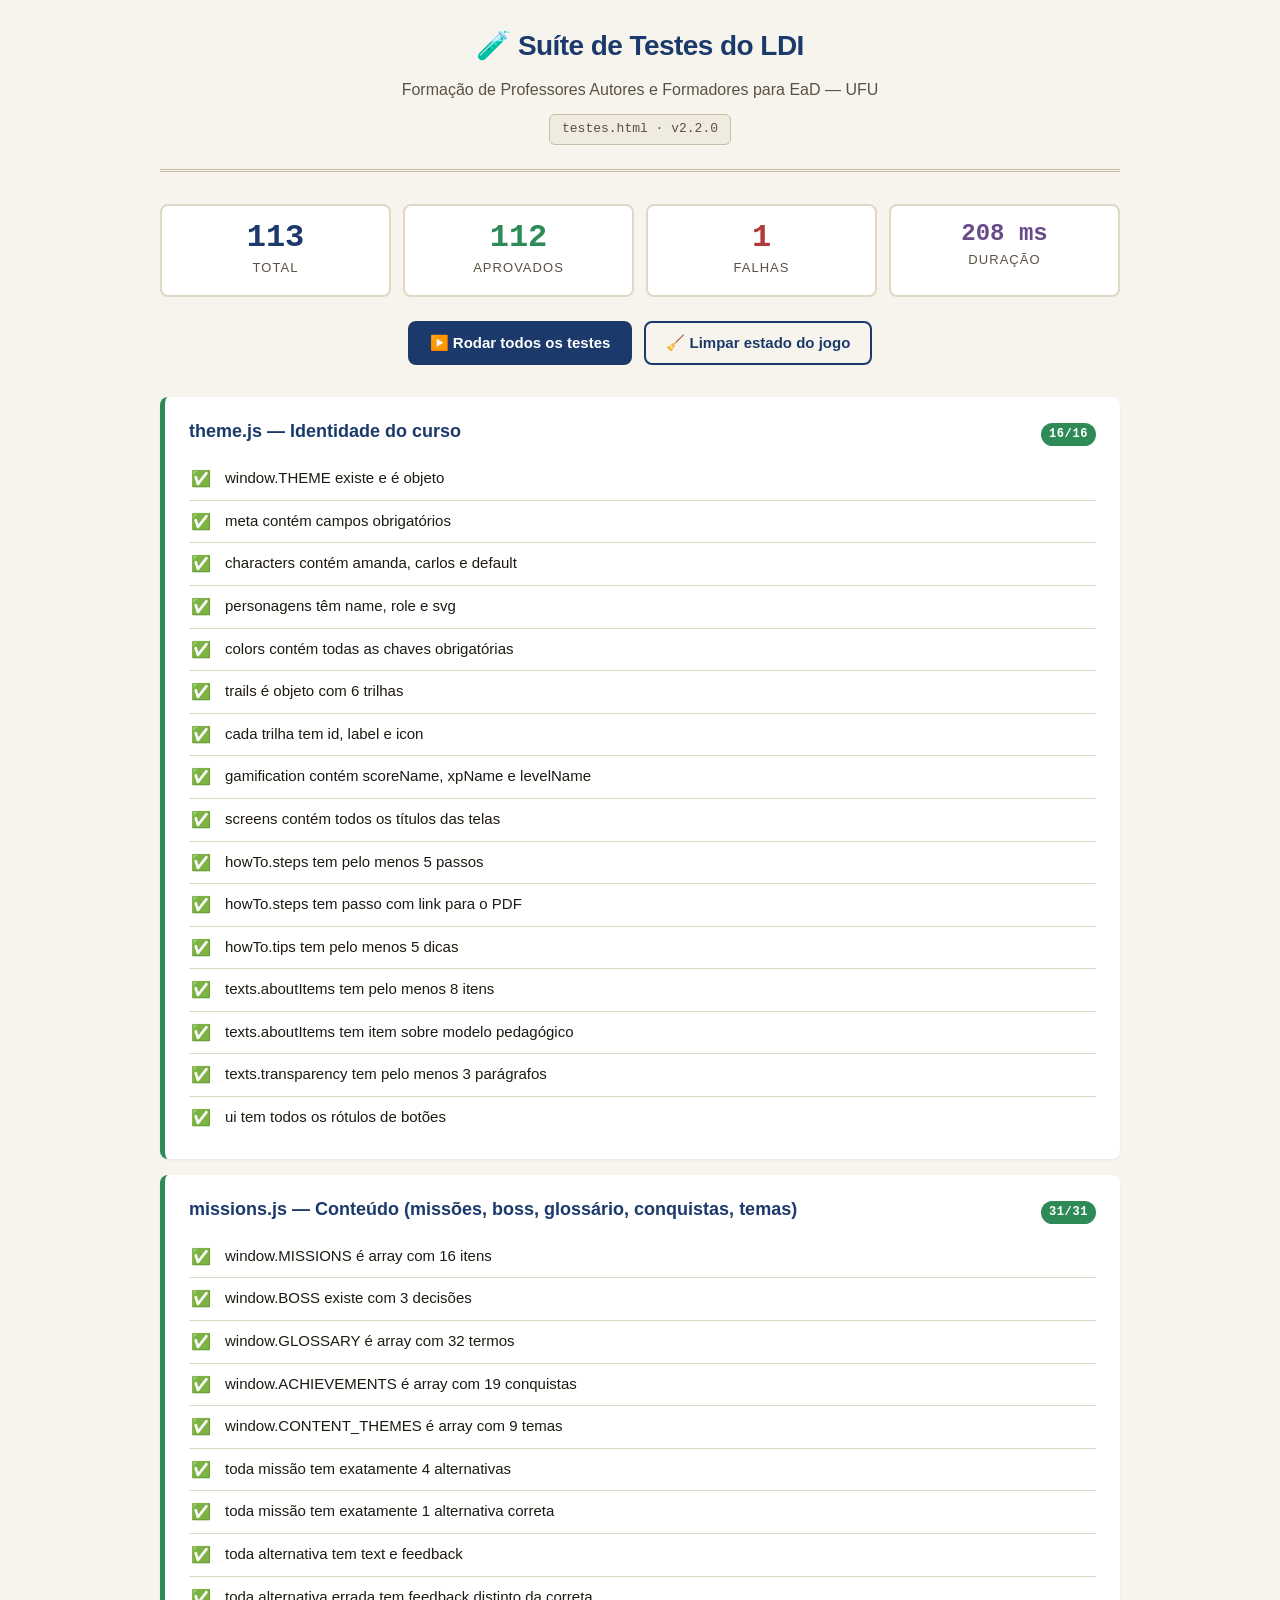
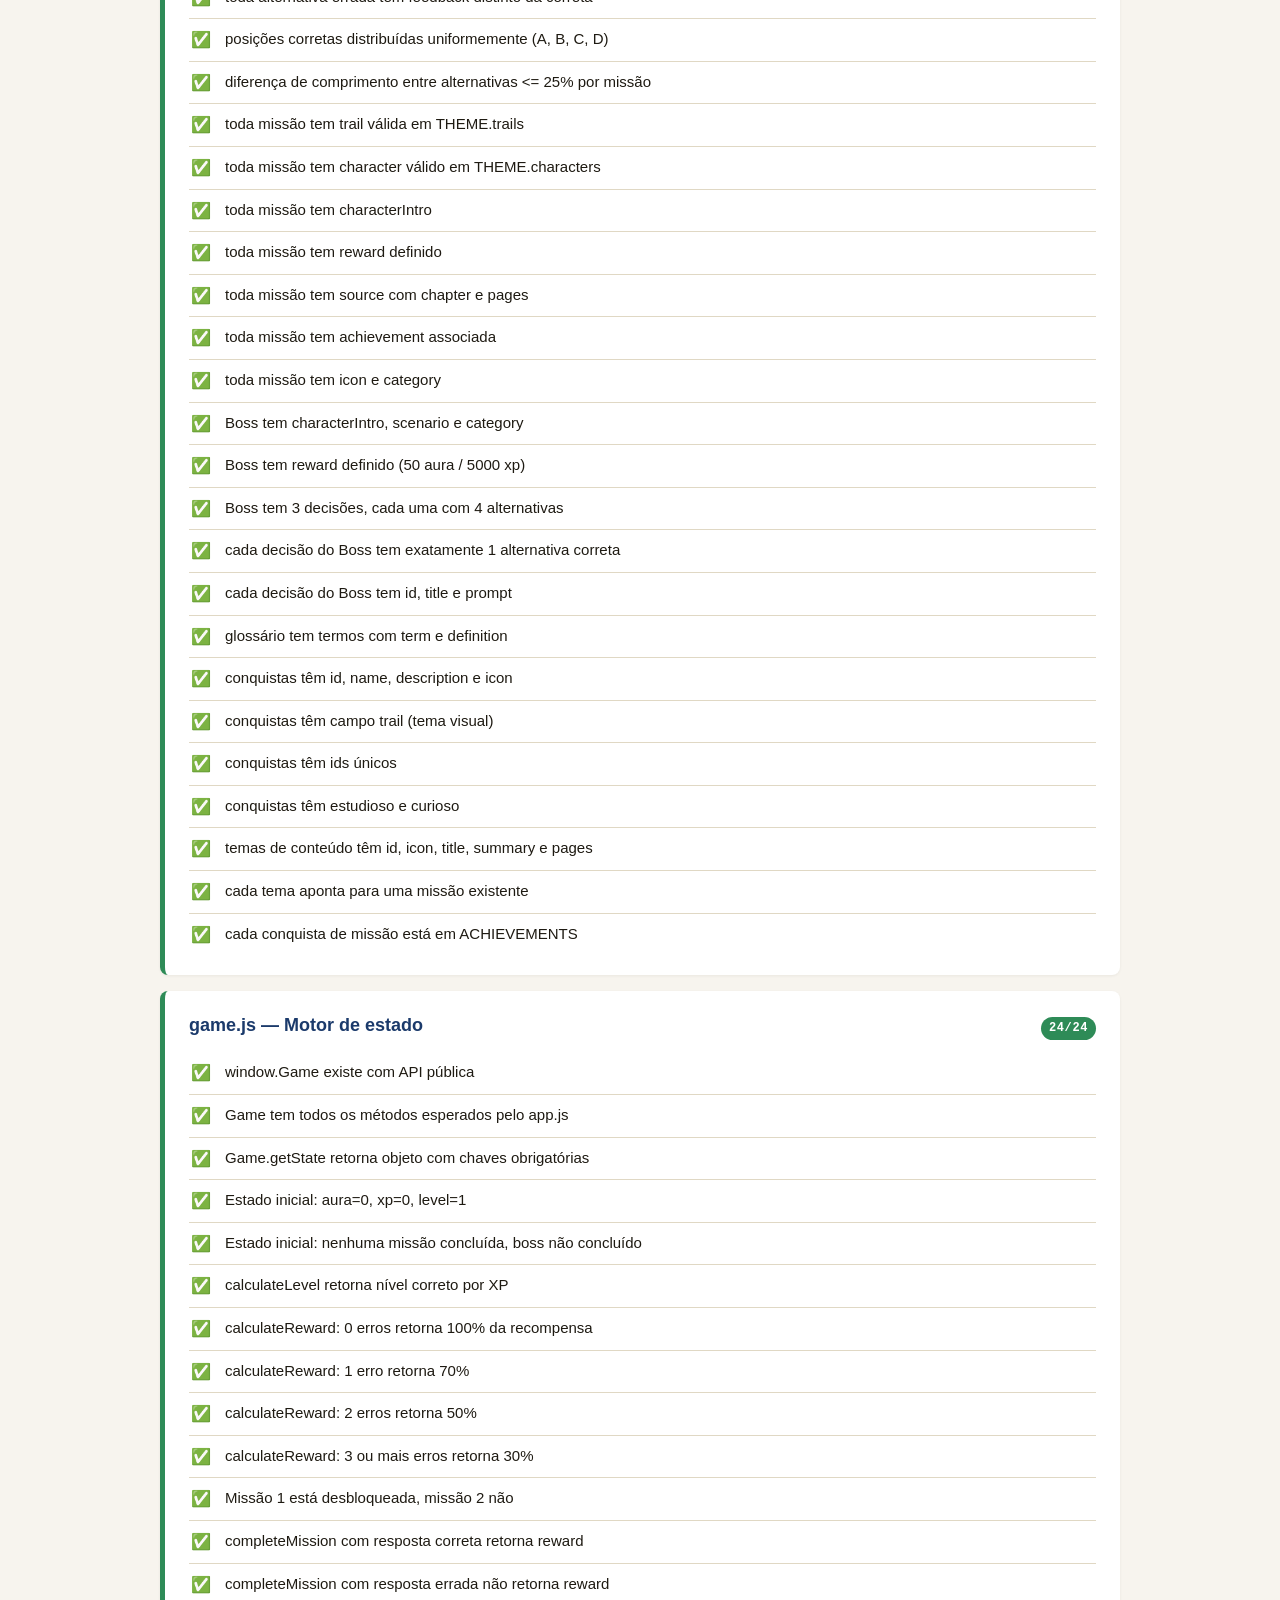
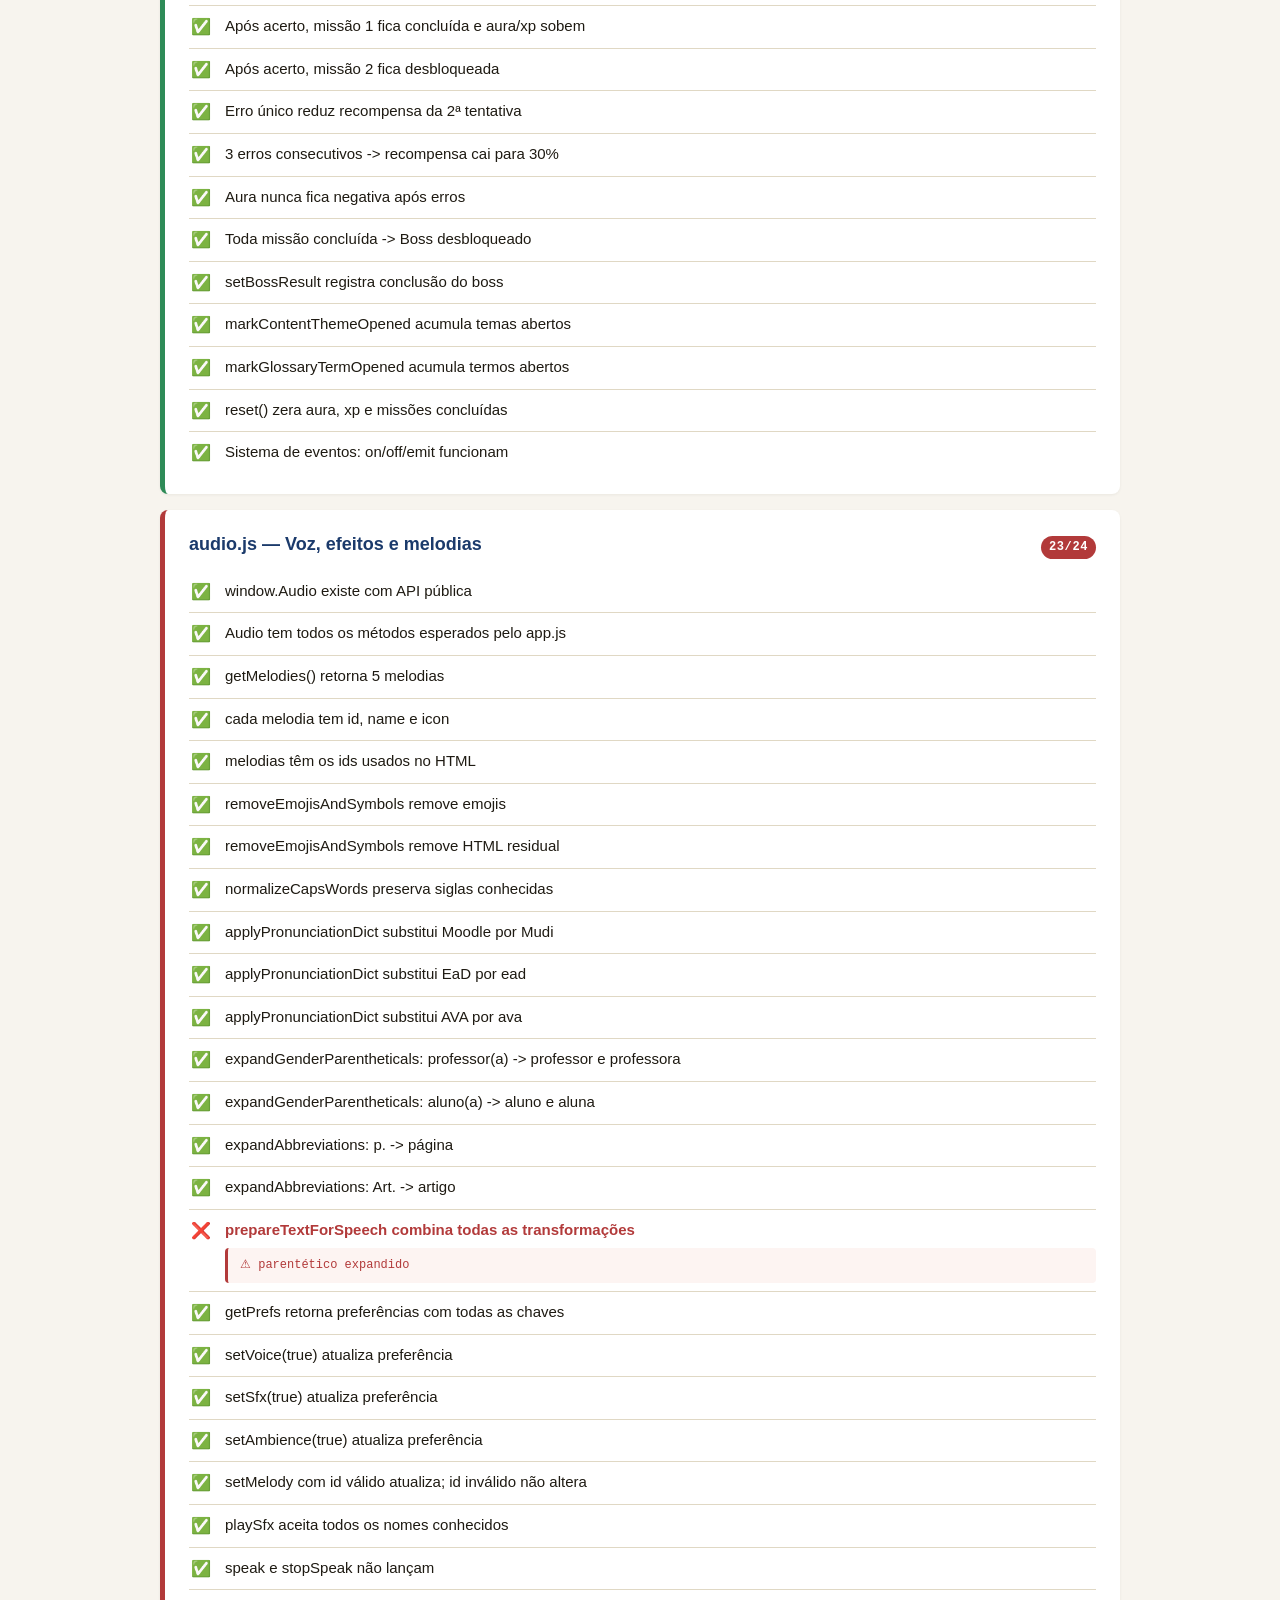
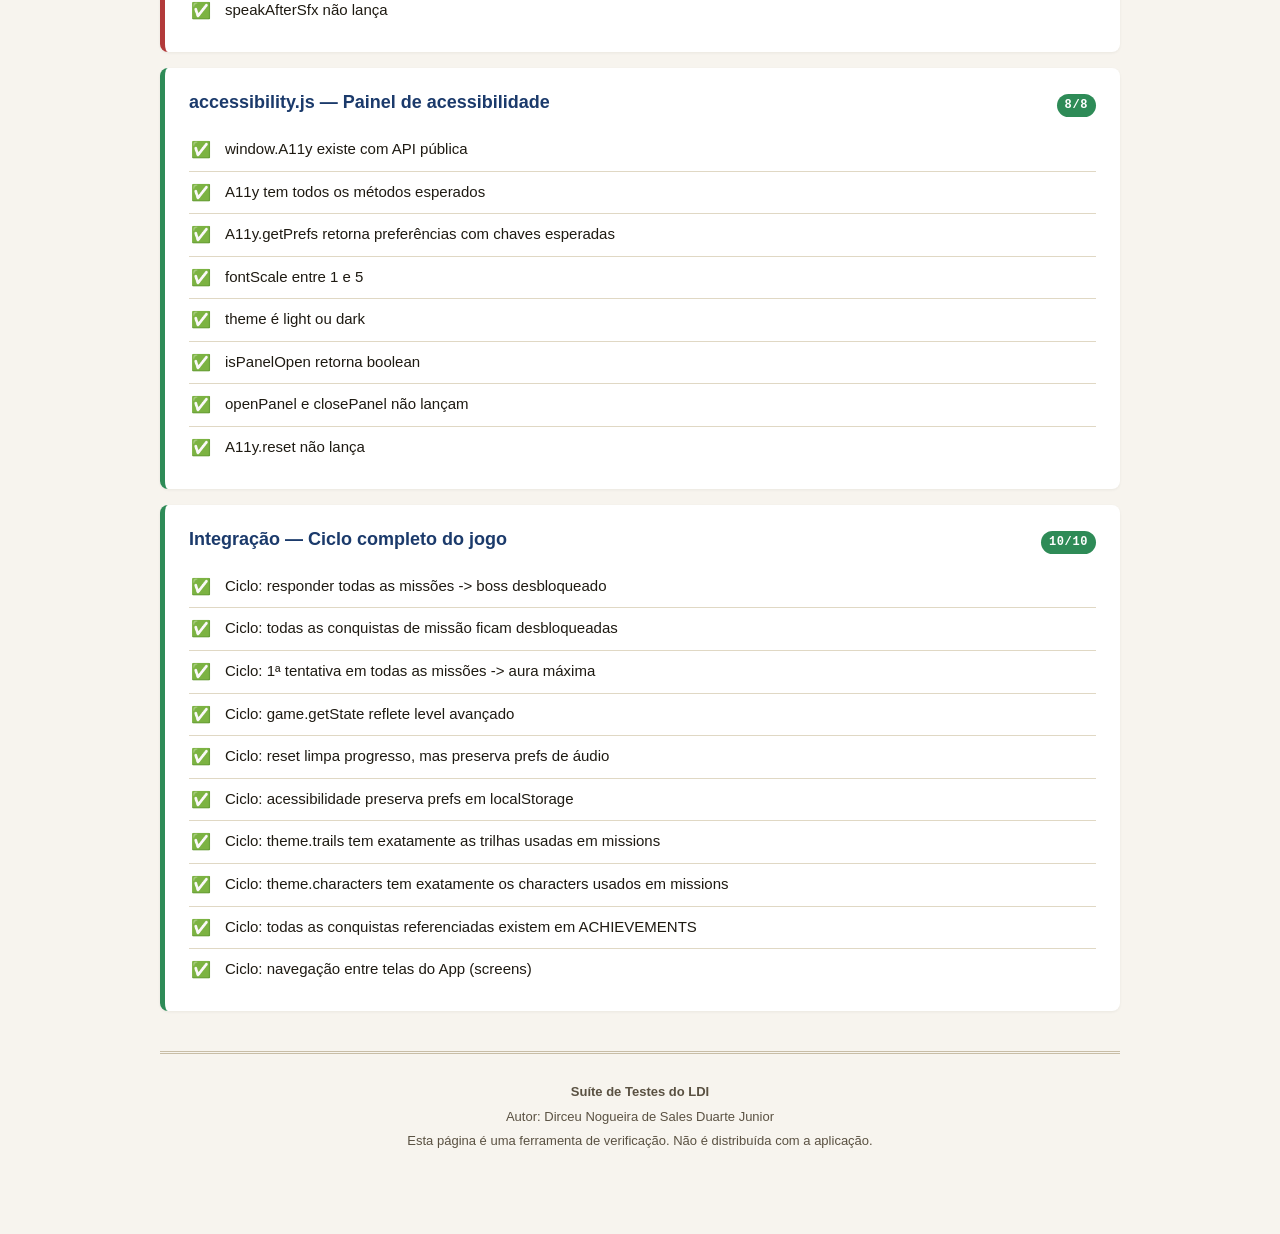
<file: docs/testes.html>
<!DOCTYPE html>
<html lang="pt-BR">
<head>
<meta charset="UTF-8">
<meta name="viewport" content="width=device-width, initial-scale=1.0">
<meta name="author" content="Dirceu Nogueira de Sales Duarte Junior">
<meta name="robots" content="noindex, nofollow">
<title>Suíte de Testes — LDI Formação de Professores Autores e Formadores para EaD — UFU</title>

<style>
  :root {
    --bg: #f7f4ee;
    --surface: #ffffff;
    --surface-alt: #f0ebdf;
    --text: #1e1a12;
    --text-muted: #5a5142;
    --primary: #1b3a6b;
    --primary-dark: #0f2547;
    --accent: #c9a227;
    --secondary: #2e8b57;
    --danger: #b23a3a;
    --purple: #6b4a8a;
    --border: #e0d8c4;
    --border-strong: #c8bda6;
    --radius: 8px;
    --font: -apple-system, BlinkMacSystemFont, "Segoe UI", Roboto,
            "Helvetica Neue", Arial, "Noto Sans", sans-serif;
    --font-mono: ui-monospace, "SF Mono", Menlo, Consolas, monospace;
  }

  *, *::before, *::after { box-sizing: border-box; }

  body {
    margin: 0;
    padding: 24px 16px 80px;
    font-family: var(--font);
    line-height: 1.6;
    color: var(--text);
    background-color: var(--bg);
    font-size: 16px;
  }

  .container { max-width: 960px; margin: 0 auto; }

  header.page-header {
    text-align: center;
    padding-bottom: 24px;
    margin-bottom: 32px;
    border-bottom: 3px double var(--border-strong);
  }

  header.page-header h1 {
    margin: 0 0 8px;
    font-size: 1.75rem;
    color: var(--primary);
    letter-spacing: -0.02em;
  }

  header.page-header .subtitle {
    font-size: 1rem;
    color: var(--text-muted);
    margin: 0;
  }

  header.page-header .version {
    display: inline-block;
    margin-top: 12px;
    padding: 4px 12px;
    background-color: var(--surface-alt);
    border: 1px solid var(--border-strong);
    border-radius: 6px;
    font-family: var(--font-mono);
    font-size: 0.8125rem;
    color: var(--text-muted);
  }

  .summary {
    display: grid;
    grid-template-columns: repeat(4, 1fr);
    gap: 12px;
    margin-bottom: 24px;
  }

  @media (max-width: 640px) {
    .summary { grid-template-columns: repeat(2, 1fr); }
  }

  .summary-item {
    background-color: var(--surface);
    border: 2px solid var(--border);
    border-radius: var(--radius);
    padding: 16px;
    text-align: center;
  }

  .summary-item .number {
    display: block;
    font-size: 2rem;
    font-weight: 700;
    line-height: 1;
    margin-bottom: 4px;
    font-family: var(--font-mono);
  }

  .summary-item .label {
    display: block;
    font-size: 0.8125rem;
    text-transform: uppercase;
    letter-spacing: 0.08em;
    color: var(--text-muted);
  }

  .summary-item.total .number { color: var(--primary); }
  .summary-item.passed .number { color: var(--secondary); }
  .summary-item.failed .number { color: var(--danger); }
  .summary-item.time .number { color: var(--purple); font-size: 1.5rem; }

  .action-bar {
    display: flex;
    flex-wrap: wrap;
    gap: 12px;
    justify-content: center;
    margin-bottom: 32px;
  }

  .btn {
    display: inline-flex;
    align-items: center;
    gap: 6px;
    padding: 10px 20px;
    font-size: 0.9375rem;
    font-weight: 600;
    font-family: inherit;
    border-radius: var(--radius);
    border: 2px solid transparent;
    cursor: pointer;
    transition: all 150ms ease;
    min-height: 44px;
  }

  .btn-primary {
    background-color: var(--primary);
    color: #ffffff;
    border-color: var(--primary);
  }

  .btn-primary:hover { background-color: var(--primary-dark); }

  .btn-secondary {
    background-color: transparent;
    color: var(--primary);
    border-color: var(--primary);
  }

  .btn-secondary:hover {
    background-color: var(--primary);
    color: #ffffff;
  }

  .test-section {
    background-color: var(--surface);
    border-radius: var(--radius);
    padding: 20px 24px;
    margin-bottom: 16px;
    border-left: 5px solid var(--primary);
    box-shadow: 0 1px 3px rgba(30, 26, 18, 0.06);
  }

  .test-section.section-ok { border-left-color: var(--secondary); }
  .test-section.section-fail { border-left-color: var(--danger); }

  .test-section h2 {
    margin: 0 0 12px;
    font-size: 1.125rem;
    color: var(--primary);
    display: flex;
    align-items: baseline;
    justify-content: space-between;
    gap: 8px;
    flex-wrap: wrap;
  }

  .test-section h2 .badge {
    font-family: var(--font-mono);
    font-size: 0.75rem;
    font-weight: 700;
    padding: 2px 8px;
    border-radius: 999px;
    letter-spacing: 0.05em;
  }

  .test-section.section-ok h2 .badge { background-color: var(--secondary); color: #ffffff; }
  .test-section.section-fail h2 .badge { background-color: var(--danger); color: #ffffff; }

  .test-list { list-style: none; padding: 0; margin: 0; }

  .test-item {
    display: grid;
    grid-template-columns: 24px 1fr;
    gap: 12px;
    align-items: flex-start;
    padding: 8px 0;
    border-bottom: 1px solid var(--border);
    font-size: 0.9375rem;
  }

  .test-item:last-child { border-bottom: none; }

  .test-item .icon {
    font-size: 1rem;
    line-height: 1.6;
    text-align: center;
  }

  .test-item.pass .icon { color: var(--secondary); }
  .test-item.fail .icon { color: var(--danger); }

  .test-item .content { min-width: 0; }

  .test-item .name { color: var(--text); word-break: break-word; }
  .test-item.fail .name { color: var(--danger); font-weight: 600; }

  .test-item .details {
    margin-top: 6px;
    padding: 8px 12px;
    background-color: #fdf4f2;
    border-left: 3px solid var(--danger);
    border-radius: 4px;
    font-family: var(--font-mono);
    font-size: 0.75rem;
    color: var(--danger);
    white-space: pre-wrap;
    word-break: break-word;
    overflow-x: auto;
  }

  footer.page-footer {
    text-align: center;
    margin-top: 40px;
    padding-top: 24px;
    border-top: 3px double var(--border-strong);
    font-size: 0.8125rem;
    color: var(--text-muted);
  }

  footer.page-footer p { margin: 4px 0; }

  .loading {
    text-align: center;
    padding: 40px;
    color: var(--text-muted);
    font-style: italic;
  }

  /* Fixture fora da tela, apenas para os testes de A11y funcionarem */
  #a11y-test-fixture {
    position: absolute;
    left: -9999px;
    top: -9999px;
  }
</style>
</head>

<body>
<div class="container">

  <header class="page-header">
    <h1>🧪 Suíte de Testes do LDI</h1>
    <p class="subtitle">
      Formação de Professores Autores e Formadores para EaD — UFU
    </p>
    <span class="version">testes.html · v2.2.0</span>
  </header>

  <div class="summary" id="summary">
    <div class="summary-item total">
      <span class="number" id="sum-total">0</span>
      <span class="label">Total</span>
    </div>
    <div class="summary-item passed">
      <span class="number" id="sum-passed">0</span>
      <span class="label">Aprovados</span>
    </div>
    <div class="summary-item failed">
      <span class="number" id="sum-failed">0</span>
      <span class="label">Falhas</span>
    </div>
    <div class="summary-item time">
      <span class="number" id="sum-time">0 ms</span>
      <span class="label">Duração</span>
    </div>
  </div>

  <div class="action-bar">
    <button class="btn btn-primary" id="btn-run" type="button">
      ▶️ Rodar todos os testes
    </button>
    <button class="btn btn-secondary" id="btn-clear" type="button">
      🧹 Limpar estado do jogo
    </button>
  </div>

  <div id="results">
    <p class="loading">Carregando módulos e executando testes...</p>
  </div>

  <footer class="page-footer">
    <p><strong>Suíte de Testes do LDI</strong></p>
    <p>Autor: Dirceu Nogueira de Sales Duarte Junior</p>
    <p>Esta página é uma ferramenta de verificação. Não é distribuída com a aplicação.</p>
  </footer>

</div>

<!-- ============================================================
     FIXTURE — Elementos mínimos para o A11y funcionar
     ============================================================ -->
<div id="a11y-test-fixture" aria-hidden="true">
  <button id="btn-open-a11y" type="button"></button>
  <button id="btn-close-a11y" type="button"></button>
  <div id="a11y-backdrop" hidden></div>
  <aside id="a11y-panel" role="dialog" hidden>
    <button id="a11y-voice" type="button"></button>
    <button id="a11y-sfx" type="button"></button>
    <button id="a11y-ambience" type="button"></button>
    <select id="a11y-ambience-theme">
      <option value="caminho">Caminho</option>
      <option value="passos">Passos</option>
      <option value="amanhecer">Amanhecer</option>
      <option value="brisa">Brisa</option>
      <option value="tarde">Tarde</option>
    </select>
    <button id="a11y-theme" type="button"></button>
    <button id="a11y-contrast" type="button"></button>
    <button id="a11y-motion" type="button"></button>
    <button id="a11y-font-down" type="button"></button>
    <button id="a11y-font-reset" type="button"></button>
    <button id="a11y-font-up" type="button"></button>
    <span id="a11y-font-status"></span>
  </aside>
  <div id="live-region" aria-live="polite"></div>
  <div id="alert-region" aria-live="assertive"></div>
  <div id="toast-region"></div>
  <div id="screen-root"></div>
</div>

<!-- ============================================================
     CARREGAMENTO DOS MÓDULOS DO LDI
     ============================================================ -->
<script src="../js/theme.js"></script>
<script src="../js/missions.js"></script>
<script src="../js/boss.js"></script>
<script src="../js/data.js"></script>
<script src="../js/game.js"></script>
<script src="../js/audio.js"></script>
<script src="../js/accessibility.js"></script>

<!-- ============================================================
     MOTOR DE TESTES
     ============================================================ -->
<script>
(function () {
  'use strict';

  /* ============================================================
     ESTRUTURAS
     ============================================================ */

  var TESTS = [];
  var results = {
    total: 0,
    passed: 0,
    failed: 0,
    sections: [],
    startTime: 0,
    endTime: 0
  };

  var currentSection = null;

  function section(name) {
    currentSection = { name: name, tests: [] };
    results.sections.push(currentSection);
  }

  function test(name, fn) {
    var entry = { name: name, fn: fn, passed: false, error: null };
    if (currentSection) {
      currentSection.tests.push(entry);
    } else {
      section('Geral');
      currentSection.tests.push(entry);
    }
    TESTS.push(entry);
  }

  /* ============================================================
     ASSERTIONS
     ============================================================ */

  function fail(msg) {
    throw new Error(msg || 'Falhou');
  }

  function ok(cond, msg) {
    if (!cond) fail(msg || 'Esperado truthy, recebido falsy');
  }

  function equal(actual, expected, msg) {
    if (actual !== expected) {
      fail((msg ? msg + ': ' : '') + 'esperado ' + JSON.stringify(expected) +
           ', recebido ' + JSON.stringify(actual));
    }
  }

  function exists(value, msg) {
    if (value === null || value === undefined) {
      fail((msg ? msg + ': ' : '') + 'valor ausente (null/undefined)');
    }
  }

  function isArray(value, msg) {
    if (!Array.isArray(value)) {
      fail((msg ? msg + ': ' : '') + 'esperado array, recebido ' + typeof value);
    }
  }

  function isObject(value, msg) {
    if (typeof value !== 'object' || value === null || Array.isArray(value)) {
      fail((msg ? msg + ': ' : '') + 'esperado objeto, recebido ' +
           (Array.isArray(value) ? 'array' : typeof value));
    }
  }

  function isString(value, msg) {
    if (typeof value !== 'string') {
      fail((msg ? msg + ': ' : '') + 'esperado string, recebido ' + typeof value);
    }
  }

  function isNumber(value, msg) {
    if (typeof value !== 'number' || isNaN(value)) {
      fail((msg ? msg + ': ' : '') + 'esperado número, recebido ' + typeof value);
    }
  }

  function isBoolean(value, msg) {
    if (typeof value !== 'boolean') {
      fail((msg ? msg + ': ' : '') + 'esperado boolean, recebido ' + typeof value);
    }
  }

  function arrayHasLength(arr, len, msg) {
    isArray(arr, msg);
    if (arr.length !== len) {
      fail((msg ? msg + ': ' : '') + 'esperado array com ' + len +
           ' itens, recebido ' + arr.length);
    }
  }

  function arrayHasMinLength(arr, min, msg) {
    isArray(arr, msg);
    if (arr.length < min) {
      fail((msg ? msg + ': ' : '') + 'esperado array com pelo menos ' + min +
           ' itens, recebido ' + arr.length);
    }
  }

  function includes(array, value, msg) {
    isArray(array, msg);
    if (array.indexOf(value) === -1) {
      fail((msg ? msg + ': ' : '') + 'esperado que o array contenha ' +
           JSON.stringify(value));
    }
  }

  function resetGame() {
    if (window.Game && typeof window.Game.reset === 'function') {
      try { window.Game.reset(); } catch (e) { /* silencioso */ }
    }
  }

  /* ============================================================
     TESTES — theme.js
     ============================================================ */

  section('theme.js — Identidade do curso');

  test('window.THEME existe e é objeto', function () {
    exists(window.THEME, 'THEME');
    isObject(window.THEME, 'THEME');
  });

  test('meta contém campos obrigatórios', function () {
    exists(window.THEME.meta, 'THEME.meta');
    isString(window.THEME.meta.title, 'meta.title');
    isString(window.THEME.meta.subtitle, 'meta.subtitle');
    isString(window.THEME.meta.kicker, 'meta.kicker');
    isString(window.THEME.meta.tagline, 'meta.tagline');
    isString(window.THEME.meta.intro, 'meta.intro');
  });

  test('characters contém amanda, carlos e default', function () {
    exists(window.THEME.characters, 'characters');
    exists(window.THEME.characters.amanda, 'amanda');
    exists(window.THEME.characters.carlos, 'carlos');
    exists(window.THEME.characters.default, 'default');
  });

  test('personagens têm name, role e svg', function () {
    var p = window.THEME.characters.amanda;
    isString(p.name, 'amanda.name');
    isString(p.role, 'amanda.role');
    isString(p.svg, 'amanda.svg');

    var c = window.THEME.characters.carlos;
    isString(c.name, 'carlos.name');
    isString(c.role, 'carlos.role');
    isString(c.svg, 'carlos.svg');
  });

  test('colors contém todas as chaves obrigatórias', function () {
    var required = ['bg', 'surface', 'surfaceAlt', 'text', 'textMuted',
                    'textInverse', 'primary', 'primaryDark', 'primaryLight',
                    'secondary', 'secondaryDark', 'accent', 'accentDark',
                    'danger', 'dangerDark', 'success', 'warning', 'purple',
                    'border', 'borderStrong'];
    for (var i = 0; i < required.length; i++) {
      exists(window.THEME.colors[required[i]], 'colors.' + required[i]);
    }
  });

  test('trails é objeto com 6 trilhas', function () {
    isObject(window.THEME.trails, 'trails');
    var ids = Object.keys(window.THEME.trails);
    equal(ids.length, 6, 'número de trilhas');
    includes(ids, 'fundamentos', 'trilha fundamentos');
    includes(ids, 'planejamento', 'trilha planejamento');
    includes(ids, 'producao', 'trilha producao');
    includes(ids, 'avaliacao', 'trilha avaliacao');
    includes(ids, 'atuacao', 'trilha atuacao');
    includes(ids, 'praticas', 'trilha praticas');
  });

  test('cada trilha tem id, label e icon', function () {
    var trails = window.THEME.trails;
    Object.keys(trails).forEach(function (id) {
      isString(trails[id].id, id + '.id');
      isString(trails[id].label, id + '.label');
      isString(trails[id].icon, id + '.icon');
    });
  });

  test('gamification contém scoreName, xpName e levelName', function () {
    exists(window.THEME.gamification, 'gamification');
    isString(window.THEME.gamification.scoreName, 'scoreName');
    isString(window.THEME.gamification.xpName, 'xpName');
    isString(window.THEME.gamification.levelName, 'levelName');
  });

  test('screens contém todos os títulos das telas', function () {
    var required = ['mapTitle', 'mapSubtitle', 'contentsTitle', 'contentsSubtitle',
                    'glossaryTitle', 'glossarySubtitle', 'achievementsTitle',
                    'aboutTitle', 'aboutSubtitle', 'transparencyTitle',
                    'howtoTitle', 'howtoSubtitle'];
    for (var i = 0; i < required.length; i++) {
      isString(window.THEME.screens[required[i]], 'screens.' + required[i]);
    }
  });

  test('howTo.steps tem pelo menos 5 passos', function () {
    exists(window.THEME.howTo, 'howTo');
    arrayHasMinLength(window.THEME.howTo.steps, 5, 'howTo.steps');
  });

  test('howTo.steps tem passo com link para o PDF', function () {
    var steps = window.THEME.howTo.steps;
    var hasPdf = false;
    for (var i = 0; i < steps.length; i++) {
      if (steps[i].action && steps[i].action.url &&
          steps[i].action.url.indexOf('.pdf') !== -1) {
        hasPdf = true;
        break;
      }
    }
    ok(hasPdf, 'deve haver passo com link para o PDF');
  });

  test('howTo.tips tem pelo menos 5 dicas', function () {
    arrayHasMinLength(window.THEME.howTo.tips, 5, 'howTo.tips');
  });

  test('texts.aboutItems tem pelo menos 8 itens', function () {
    arrayHasMinLength(window.THEME.texts.aboutItems, 8, 'aboutItems');
  });

  test('texts.aboutItems tem item sobre modelo pedagógico', function () {
    var items = window.THEME.texts.aboutItems;
    var hasModel = false;
    for (var i = 0; i < items.length; i++) {
      if (/modelo pedagógico/i.test(items[i].term)) {
        hasModel = true;
        break;
      }
    }
    ok(hasModel, 'deve haver item sobre modelo pedagógico');
  });

  test('texts.transparency tem pelo menos 3 parágrafos', function () {
    arrayHasMinLength(window.THEME.texts.transparency, 3, 'transparency');
  });

  test('ui tem todos os rótulos de botões', function () {
    var required = ['btnStartJourney', 'btnContinueJourney', 'btnHowTo',
                    'btnHome', 'btnBackToMap', 'btnContinue',
                    'btnStartMission', 'btnFaceBoss', 'btnReset',
                    'resetConfirm', 'finalTitle'];
    for (var i = 0; i < required.length; i++) {
      exists(window.THEME.ui[required[i]], 'ui.' + required[i]);
    }
  });

  /* ============================================================
     TESTES — missions.js
     ============================================================ */

  section('missions.js — Conteúdo (missões, boss, glossário, conquistas, temas)');

  test('window.MISSIONS é array com 16 itens', function () {
    arrayHasLength(window.MISSIONS, 16, 'MISSIONS');
  });

  test('window.BOSS existe com 3 decisões', function () {
    exists(window.BOSS, 'BOSS');
    arrayHasLength(window.BOSS.decisions, 3, 'BOSS.decisions');
  });

  test('window.GLOSSARY é array com 32 termos', function () {
    arrayHasLength(window.GLOSSARY, 32, 'GLOSSARY');
  });

  test('window.ACHIEVEMENTS é array com 19 conquistas', function () {
    arrayHasLength(window.ACHIEVEMENTS, 19, 'ACHIEVEMENTS');
  });

  test('window.CONTENT_THEMES é array com 9 temas', function () {
    arrayHasLength(window.CONTENT_THEMES, 9, 'CONTENT_THEMES');
  });

  test('toda missão tem exatamente 4 alternativas', function () {
    for (var i = 0; i < window.MISSIONS.length; i++) {
      arrayHasLength(window.MISSIONS[i].options, 4,
                    'missão ' + window.MISSIONS[i].id + ' (' +
                    window.MISSIONS[i].title + ')');
    }
  });

  test('toda missão tem exatamente 1 alternativa correta', function () {
    for (var i = 0; i < window.MISSIONS.length; i++) {
      var m = window.MISSIONS[i];
      var correctCount = 0;
      for (var j = 0; j < m.options.length; j++) {
        if (m.options[j].correct) correctCount++;
      }
      equal(correctCount, 1, 'missão ' + m.id + ' deve ter 1 correta');
    }
  });

  test('toda alternativa tem text e feedback', function () {
    for (var i = 0; i < window.MISSIONS.length; i++) {
      var m = window.MISSIONS[i];
      for (var j = 0; j < m.options.length; j++) {
        var opt = m.options[j];
        isString(opt.text, 'missão ' + m.id + ' opção ' + j + ' text');
        isString(opt.feedback, 'missão ' + m.id + ' opção ' + j + ' feedback');
        ok(opt.text.length >= 30,
           'missão ' + m.id + ' opção ' + j + ' text curto');
        ok(opt.feedback.length >= 50,
           'missão ' + m.id + ' opção ' + j + ' feedback curto');
      }
    }
  });

  test('toda alternativa errada tem feedback distinto da correta', function () {
    for (var i = 0; i < window.MISSIONS.length; i++) {
      var m = window.MISSIONS[i];
      var correctFeedback = null;
      for (var j = 0; j < m.options.length; j++) {
        if (m.options[j].correct) {
          correctFeedback = m.options[j].feedback;
          break;
        }
      }
      for (var k = 0; k < m.options.length; k++) {
        if (!m.options[k].correct && m.options[k].feedback === correctFeedback) {
          fail('missão ' + m.id + ' opção ' + k + ' tem o mesmo feedback da correta');
        }
      }
    }
  });

  test('posições corretas distribuídas uniformemente (A, B, C, D)', function () {
    var countA = 0, countB = 0, countC = 0, countD = 0;
    for (var i = 0; i < window.MISSIONS.length; i++) {
      var m = window.MISSIONS[i];
      for (var j = 0; j < m.options.length; j++) {
        if (m.options[j].correct) {
          if (j === 0) countA++;
          else if (j === 1) countB++;
          else if (j === 2) countC++;
          else if (j === 3) countD++;
        }
      }
    }
    ok(countA >= 2 && countA <= 6, 'posição A: ' + countA);
    ok(countB >= 2 && countB <= 6, 'posição B: ' + countB);
    ok(countC >= 2 && countC <= 6, 'posição C: ' + countC);
    ok(countD >= 2 && countD <= 6, 'posição D: ' + countD);
  });

  test('diferença de comprimento entre alternativas <= 25% por missão', function () {
    for (var i = 0; i < window.MISSIONS.length; i++) {
      var m = window.MISSIONS[i];
      var lengths = m.options.map(function (o) { return o.text.length; });
      var max = Math.max.apply(null, lengths);
      var min = Math.min.apply(null, lengths);
      var diff = (max - min) / max;
      ok(diff <= 0.25,
         'missão ' + m.id + ' diff ' + (diff * 100).toFixed(1) +
         '% (max ' + max + ', min ' + min + ')');
    }
  });

  test('toda missão tem trail válida em THEME.trails', function () {
    for (var i = 0; i < window.MISSIONS.length; i++) {
      var m = window.MISSIONS[i];
      isString(m.trail, 'missão ' + m.id + ' trail');
      exists(window.THEME.trails[m.trail],
             'missão ' + m.id + ' trail "' + m.trail + '" não existe em THEME.trails');
    }
  });

  test('toda missão tem character válido em THEME.characters', function () {
    for (var i = 0; i < window.MISSIONS.length; i++) {
      var m = window.MISSIONS[i];
      isString(m.character, 'missão ' + m.id + ' character');
      exists(window.THEME.characters[m.character],
             'missão ' + m.id + ' character "' + m.character + '" não existe');
    }
  });

  test('toda missão tem characterIntro', function () {
    for (var i = 0; i < window.MISSIONS.length; i++) {
      var m = window.MISSIONS[i];
      isString(m.characterIntro, 'missão ' + m.id + ' characterIntro');
      ok(m.characterIntro.length >= 30,
         'missão ' + m.id + ' characterIntro curto');
    }
  });

  test('toda missão tem reward definido', function () {
    for (var i = 0; i < window.MISSIONS.length; i++) {
      var m = window.MISSIONS[i];
      exists(m.reward, 'missão ' + m.id + ' reward');
      isNumber(m.reward.aura, 'missão ' + m.id + ' reward.aura');
      isNumber(m.reward.xp, 'missão ' + m.id + ' reward.xp');
    }
  });

  test('toda missão tem source com chapter e pages', function () {
    for (var i = 0; i < window.MISSIONS.length; i++) {
      var s = window.MISSIONS[i].source;
      exists(s, 'missão ' + window.MISSIONS[i].id + ' source');
      isString(s.chapter, 'missão ' + window.MISSIONS[i].id + ' source.chapter');
      isString(s.pages, 'missão ' + window.MISSIONS[i].id + ' source.pages');
    }
  });

  test('toda missão tem achievement associada', function () {
    for (var i = 0; i < window.MISSIONS.length; i++) {
      isString(window.MISSIONS[i].achievement,
               'missão ' + window.MISSIONS[i].id + ' achievement');
    }
  });

  test('toda missão tem icon e category', function () {
    for (var i = 0; i < window.MISSIONS.length; i++) {
      var m = window.MISSIONS[i];
      isString(m.icon, 'missão ' + m.id + ' icon');
      isString(m.category, 'missão ' + m.id + ' category');
    }
  });

  test('Boss tem characterIntro, scenario e category', function () {
    isString(window.BOSS.characterIntro, 'boss.characterIntro');
    isString(window.BOSS.scenario, 'boss.scenario');
    isString(window.BOSS.category, 'boss.category');
  });

  test('Boss tem reward definido (50 aura / 5000 xp)', function () {
    exists(window.BOSS.reward, 'boss.reward');
    equal(window.BOSS.reward.aura, 50, 'boss.reward.aura');
    equal(window.BOSS.reward.xp, 5000, 'boss.reward.xp');
  });

  test('Boss tem 3 decisões, cada uma com 4 alternativas', function () {
    for (var i = 0; i < window.BOSS.decisions.length; i++) {
      arrayHasLength(window.BOSS.decisions[i].options, 4, 'boss decisão ' + i);
    }
  });

  test('cada decisão do Boss tem exatamente 1 alternativa correta', function () {
    for (var i = 0; i < window.BOSS.decisions.length; i++) {
      var d = window.BOSS.decisions[i];
      var count = 0;
      for (var j = 0; j < d.options.length; j++) {
        if (d.options[j].correct) count++;
      }
      equal(count, 1, 'boss decisão ' + i + ' deve ter 1 correta');
    }
  });

  test('cada decisão do Boss tem id, title e prompt', function () {
    for (var i = 0; i < window.BOSS.decisions.length; i++) {
      var d = window.BOSS.decisions[i];
      isString(d.id, 'decisão ' + i + ' id');
      isString(d.title, 'decisão ' + i + ' title');
      isString(d.prompt, 'decisão ' + i + ' prompt');
    }
  });

  test('glossário tem termos com term e definition', function () {
    for (var i = 0; i < window.GLOSSARY.length; i++) {
      var item = window.GLOSSARY[i];
      isString(item.term, 'glossário item ' + i + ' term');
      isString(item.definition, 'glossário item ' + i + ' definition');
      ok(item.definition.length > 30, 'glossário item ' + i + ' definition curta');
    }
  });

  test('conquistas têm id, name, description e icon', function () {
    for (var i = 0; i < window.ACHIEVEMENTS.length; i++) {
      var a = window.ACHIEVEMENTS[i];
      isString(a.id, 'conquista ' + i + ' id');
      isString(a.name, 'conquista ' + i + ' name');
      isString(a.description, 'conquista ' + i + ' description');
      isString(a.icon, 'conquista ' + i + ' icon');
    }
  });

  test('conquistas têm campo trail (tema visual)', function () {
    var validTrails = ['fundamentos', 'planejamento', 'producao', 'avaliacao',
                       'atuacao', 'praticas', 'boss', 'global'];
    for (var i = 0; i < window.ACHIEVEMENTS.length; i++) {
      var a = window.ACHIEVEMENTS[i];
      isString(a.trail, 'conquista ' + a.id + ' trail');
      ok(validTrails.indexOf(a.trail) !== -1,
         'conquista ' + a.id + ' trail inválida: ' + a.trail);
    }
  });

  test('conquistas têm ids únicos', function () {
    var seen = {};
    for (var i = 0; i < window.ACHIEVEMENTS.length; i++) {
      var id = window.ACHIEVEMENTS[i].id;
      ok(!seen[id], 'id duplicado: ' + id);
      seen[id] = true;
    }
  });

  test('conquistas têm estudioso e curioso', function () {
    var ids = window.ACHIEVEMENTS.map(function (a) { return a.id; });
    includes(ids, 'estudioso', 'estudioso');
    includes(ids, 'curioso', 'curioso');
    includes(ids, 'boss-final', 'boss-final');
  });

  test('temas de conteúdo têm id, icon, title, summary e pages', function () {
    for (var i = 0; i < window.CONTENT_THEMES.length; i++) {
      var t = window.CONTENT_THEMES[i];
      isString(t.id, 'tema ' + i + ' id');
      isString(t.icon, 'tema ' + i + ' icon');
      isString(t.title, 'tema ' + i + ' title');
      isString(t.summary, 'tema ' + i + ' summary');
      isString(t.pages, 'tema ' + i + ' pages');
    }
  });

  test('cada tema aponta para uma missão existente', function () {
    for (var i = 0; i < window.CONTENT_THEMES.length; i++) {
      var t = window.CONTENT_THEMES[i];
      isNumber(t.missionId, 'tema ' + t.id + ' missionId');
      var mission = null;
      for (var j = 0; j < window.MISSIONS.length; j++) {
        if (window.MISSIONS[j].id === t.missionId) { mission = window.MISSIONS[j]; break; }
      }
      ok(mission, 'tema ' + t.id + ' aponta para missão inexistente: ' + t.missionId);
    }
  });

  test('cada conquista de missão está em ACHIEVEMENTS', function () {
    var ids = window.ACHIEVEMENTS.map(function (a) { return a.id; });
    for (var i = 0; i < window.MISSIONS.length; i++) {
      var achId = window.MISSIONS[i].achievement;
      includes(ids, achId, 'missão ' + window.MISSIONS[i].id + ' -> ' + achId);
    }
  });

  /* ============================================================
     TESTES — game.js
     ============================================================ */

  section('game.js — Motor de estado');

  test('window.Game existe com API pública', function () {
    exists(window.Game, 'Game');
    isObject(window.Game, 'Game');
    isString(window.Game.VERSION, 'Game.VERSION');
  });

  test('Game tem todos os métodos esperados pelo app.js', function () {
    var methods = ['init', 'reset', 'getState', 'completeMission',
                   'isMissionCompleted', 'isMissionUnlocked',
                   'isBossUnlocked', 'isBossCompleted', 'setBossResult',
                   'markContentThemeOpened', 'markGlossaryTermOpened',
                   'on', 'off', 'calculateLevel', 'getLevelInfo',
                   'findMission', 'findAchievement', 'getAttempts',
                   'calculateReward'];
    for (var i = 0; i < methods.length; i++) {
      ok(typeof window.Game[methods[i]] === 'function',
         'Game.' + methods[i] + ' deve ser função');
    }
  });

  test('Game.getState retorna objeto com chaves obrigatórias', function () {
    resetGame();
    var s = window.Game.getState();
    isObject(s, 'state');
    isArray(s.completedMissions, 'completedMissions');
    isNumber(s.aura, 'aura');
    isNumber(s.xp, 'xp');
    isNumber(s.level, 'level');
    isObject(s.levelInfo, 'levelInfo');
    isArray(s.achievements, 'achievements');
    isBoolean(s.bossCompleted, 'bossCompleted');
    isNumber(s.bossScore, 'bossScore');
    isObject(s.answers, 'answers');
    isObject(s.missionAttempts, 'missionAttempts');
    isArray(s.openedContentThemes, 'openedContentThemes');
    isArray(s.openedGlossaryTerms, 'openedGlossaryTerms');
  });

  test('Estado inicial: aura=0, xp=0, level=1', function () {
    resetGame();
    var s = window.Game.getState();
    equal(s.aura, 0, 'aura inicial');
    equal(s.xp, 0, 'xp inicial');
    equal(s.level, 1, 'level inicial');
  });

  test('Estado inicial: nenhuma missão concluída, boss não concluído', function () {
    resetGame();
    var s = window.Game.getState();
    equal(s.completedMissions.length, 0, 'completedMissions vazio');
    equal(s.bossCompleted, false, 'bossCompleted false');
    equal(s.bossScore, 0, 'bossScore zero');
  });

  test('calculateLevel retorna nível correto por XP', function () {
    equal(window.Game.calculateLevel(0), 1, 'XP 0 -> nível 1');
    equal(window.Game.calculateLevel(999), 1, 'XP 999 -> nível 1');
    equal(window.Game.calculateLevel(1000), 2, 'XP 1000 -> nível 2');
    equal(window.Game.calculateLevel(2500), 3, 'XP 2500 -> nível 3');
    equal(window.Game.calculateLevel(4500), 4, 'XP 4500 -> nível 4');
    equal(window.Game.calculateLevel(7000), 5, 'XP 7000 -> nível 5');
    equal(window.Game.calculateLevel(10000), 6, 'XP 10000 -> nível 6');
    equal(window.Game.calculateLevel(99999), 6, 'XP alto -> nível 6');
  });

  test('calculateReward: 0 erros retorna 100% da recompensa', function () {
    var mission = window.Game.findMission(1);
    var r = window.Game.calculateReward(mission, 0);
    equal(r.aura, 10, 'aura');
    equal(r.xp, 1000, 'xp');
  });

  test('calculateReward: 1 erro retorna 70%', function () {
    var mission = window.Game.findMission(1);
    var r = window.Game.calculateReward(mission, 1);
    equal(r.aura, 7, 'aura');
    equal(r.xp, 700, 'xp');
  });

  test('calculateReward: 2 erros retorna 50%', function () {
    var mission = window.Game.findMission(1);
    var r = window.Game.calculateReward(mission, 2);
    equal(r.aura, 5, 'aura');
    equal(r.xp, 500, 'xp');
  });

  test('calculateReward: 3 ou mais erros retorna 30%', function () {
    var mission = window.Game.findMission(1);
    var r = window.Game.calculateReward(mission, 3);
    equal(r.aura, 3, 'aura');
    equal(r.xp, 300, 'xp');
    var r2 = window.Game.calculateReward(mission, 99);
    equal(r2.aura, 3, 'aura limitada');
    equal(r2.xp, 300, 'xp limitado');
  });

  test('Missão 1 está desbloqueada, missão 2 não', function () {
    resetGame();
    ok(window.Game.isMissionUnlocked(1), 'missão 1 desbloqueada');
    ok(!window.Game.isMissionUnlocked(2), 'missão 2 bloqueada');
  });

  test('completeMission com resposta correta retorna reward', function () {
    resetGame();
    var m = window.Game.findMission(1);
    var correctIdx = -1;
    for (var i = 0; i < m.options.length; i++) {
      if (m.options[i].correct) { correctIdx = i; break; }
    }
    var r = window.Game.completeMission(1, correctIdx);
    exists(r, 'resultado');
    exists(r.reward, 'reward');
    equal(r.reward.aura, 10, 'aura 1ª tentativa');
    equal(r.reward.xp, 1000, 'xp 1ª tentativa');
    isString(r.achievement, 'achievement');
  });

  test('completeMission com resposta errada não retorna reward', function () {
    resetGame();
    var m = window.Game.findMission(1);
    var wrongIdx = -1;
    for (var i = 0; i < m.options.length; i++) {
      if (!m.options[i].correct) { wrongIdx = i; break; }
    }
    var r = window.Game.completeMission(1, wrongIdx);
    exists(r, 'resultado');
    equal(r.reward, null, 'reward deve ser null');
    equal(r.achievement, null, 'achievement deve ser null');
  });

  test('Após acerto, missão 1 fica concluída e aura/xp sobem', function () {
    resetGame();
    var m = window.Game.findMission(1);
    var correctIdx = -1;
    for (var i = 0; i < m.options.length; i++) {
      if (m.options[i].correct) { correctIdx = i; break; }
    }
    window.Game.completeMission(1, correctIdx);
    ok(window.Game.isMissionCompleted(1), 'missão 1 concluída');
    var s = window.Game.getState();
    equal(s.aura, 10, 'aura acumulada');
    equal(s.xp, 1000, 'xp acumulado');
  });

  test('Após acerto, missão 2 fica desbloqueada', function () {
    resetGame();
    var m = window.Game.findMission(1);
    var correctIdx = -1;
    for (var i = 0; i < m.options.length; i++) {
      if (m.options[i].correct) { correctIdx = i; break; }
    }
    window.Game.completeMission(1, correctIdx);
    ok(window.Game.isMissionUnlocked(2), 'missão 2 desbloqueada');
  });

  test('Erro único reduz recompensa da 2ª tentativa', function () {
    resetGame();
    var m = window.Game.findMission(1);
    var correctIdx = -1, wrongIdx = -1;
    for (var i = 0; i < m.options.length; i++) {
      if (m.options[i].correct) correctIdx = i;
      else if (wrongIdx === -1) wrongIdx = i;
    }
    window.Game.completeMission(1, wrongIdx);
    var r = window.Game.completeMission(1, correctIdx);
    exists(r.reward, 'reward');
    equal(r.reward.aura, 7, 'aura 2ª tentativa');
    equal(r.reward.xp, 700, 'xp 2ª tentativa');
  });

  test('3 erros consecutivos -> recompensa cai para 30%', function () {
    resetGame();
    var m = window.Game.findMission(1);
    var correctIdx = -1;
    var wrongIndexes = [];
    for (var i = 0; i < m.options.length; i++) {
      if (m.options[i].correct) correctIdx = i;
      else wrongIndexes.push(i);
    }
    window.Game.completeMission(1, wrongIndexes[0]);
    window.Game.completeMission(1, wrongIndexes[1]);
    window.Game.completeMission(1, wrongIndexes[2]);
    var r = window.Game.completeMission(1, correctIdx);
    exists(r.reward, 'reward');
    equal(r.reward.aura, 3, 'aura 3+ tentativa');
    equal(r.reward.xp, 300, 'xp 3+ tentativa');
  });

  test('Aura nunca fica negativa após erros', function () {
    resetGame();
    var m = window.Game.findMission(1);
    var wrongIdx = -1;
    for (var i = 0; i < m.options.length; i++) {
      if (!m.options[i].correct) { wrongIdx = i; break; }
    }
    window.Game.completeMission(1, wrongIdx);
    window.Game.completeMission(1, wrongIdx);
    window.Game.completeMission(1, wrongIdx);
    var s = window.Game.getState();
    ok(s.aura >= 0, 'aura >= 0');
  });

  test('Toda missão concluída -> Boss desbloqueado', function () {
    resetGame();
    for (var i = 0; i < window.MISSIONS.length; i++) {
      var m = window.MISSIONS[i];
      var correctIdx = -1;
      for (var j = 0; j < m.options.length; j++) {
        if (m.options[j].correct) { correctIdx = j; break; }
      }
      window.Game.completeMission(m.id, correctIdx);
    }
    ok(window.Game.isBossUnlocked(), 'boss desbloqueado');
  });

  test('setBossResult registra conclusão do boss', function () {
    resetGame();
    var r = window.Game.setBossResult(75);
    exists(r, 'resultado');
    ok(window.Game.isBossCompleted(), 'boss concluído');
    var s = window.Game.getState();
    equal(s.bossScore, 75, 'bossScore');
  });

  test('markContentThemeOpened acumula temas abertos', function () {
    resetGame();
    var r = window.Game.markContentThemeOpened('tema-1');
    equal(r.unlocked, false, 'ainda não desbloqueou');
    window.Game.markContentThemeOpened('tema-2');
    var r3 = window.Game.markContentThemeOpened('tema-3');
    equal(r3.unlocked, true, 'estudioso desbloqueado');
    ok(window.Game.getState().achievements.indexOf('estudioso') !== -1,
       'estudioso na lista de conquistas');
  });

  test('markGlossaryTermOpened acumula termos abertos', function () {
    resetGame();
    for (var i = 1; i <= 4; i++) {
      window.Game.markGlossaryTermOpened('termo-' + i);
    }
    var r = window.Game.markGlossaryTermOpened('termo-5');
    equal(r.unlocked, true, 'curioso desbloqueado');
    ok(window.Game.getState().achievements.indexOf('curioso') !== -1,
       'curioso na lista de conquistas');
  });

  test('reset() zera aura, xp e missões concluídas', function () {
    resetGame();
    var m = window.Game.findMission(1);
    var correctIdx = -1;
    for (var i = 0; i < m.options.length; i++) {
      if (m.options[i].correct) { correctIdx = i; break; }
    }
    window.Game.completeMission(1, correctIdx);
    window.Game.reset();
    var s = window.Game.getState();
    equal(s.aura, 0, 'aura zerada');
    equal(s.xp, 0, 'xp zerado');
    equal(s.completedMissions.length, 0, 'sem missões concluídas');
  });

  test('Sistema de eventos: on/off/emit funcionam', function () {
    var received = null;
    function handler(data) { received = data; }
    window.Game.on('test:event', handler);
    try {
      window.Game.completeMission(1, 0);
    } catch (e) { /* silencioso */ }
    window.Game.off('test:event', handler);
    ok(true, 'on/off não lançaram');
  });

  /* ============================================================
     TESTES — audio.js
     ============================================================ */

  section('audio.js — Voz, efeitos e melodias');

  test('window.Audio existe com API pública', function () {
    exists(window.Audio, 'Audio');
    isObject(window.Audio, 'Audio');
    isString(window.Audio.VERSION, 'Audio.VERSION');
  });

  test('Audio tem todos os métodos esperados pelo app.js', function () {
    var methods = ['init', 'speak', 'stopSpeak', 'playSfx',
                   'speakAfterSfx', 'getMelodies', 'getPrefs',
                   'setVoice', 'setSfx', 'setAmbience', 'setMelody',
                   'removeEmojisAndSymbols', 'expandGenderParentheticals',
                   'expandAbbreviations', 'normalizeCapsWords',
                   'applyPronunciationDict', 'prepareTextForSpeech'];
    for (var i = 0; i < methods.length; i++) {
      ok(typeof window.Audio[methods[i]] === 'function',
         'Audio.' + methods[i] + ' deve ser função');
    }
  });

  test('getMelodies() retorna 5 melodias', function () {
    var melodies = window.Audio.getMelodies();
    arrayHasLength(melodies, 5, 'melodias');
  });

  test('cada melodia tem id, name e icon', function () {
    var melodies = window.Audio.getMelodies();
    for (var i = 0; i < melodies.length; i++) {
      isString(melodies[i].id, 'melodia ' + i + ' id');
      isString(melodies[i].name, 'melodia ' + i + ' name');
      isString(melodies[i].icon, 'melodia ' + i + ' icon');
    }
  });

  test('melodias têm os ids usados no HTML', function () {
    var melodies = window.Audio.getMelodies();
    var ids = melodies.map(function (m) { return m.id; });
    includes(ids, 'caminho', 'caminho');
    includes(ids, 'passos', 'passos');
    includes(ids, 'amanhecer', 'amanhecer');
    includes(ids, 'brisa', 'brisa');
    includes(ids, 'tarde', 'tarde');
  });

  test('removeEmojisAndSymbols remove emojis', function () {
    var r = window.Audio.removeEmojisAndSymbols('Olá 🎯 mundo 🚀 teste!');
    ok(r.indexOf('🎯') === -1, 'emoji 🎯 removido');
    ok(r.indexOf('🚀') === -1, 'emoji 🚀 removido');
    ok(r.indexOf('Olá') !== -1, 'texto preservado');
    ok(r.indexOf('mundo') !== -1, 'texto preservado');
  });

  test('removeEmojisAndSymbols remove HTML residual', function () {
    var r = window.Audio.removeEmojisAndSymbols('<p>Olá</p> mundo');
    ok(r.indexOf('<') === -1, 'HTML removido');
    ok(r.indexOf('Olá') !== -1, 'texto preservado');
  });

  test('normalizeCapsWords preserva siglas conhecidas', function () {
    var r = window.Audio.normalizeCapsWords('A UFU e o MEC AVALIAM');
    ok(r.indexOf('UFU') !== -1, 'UFU preservada');
    ok(r.indexOf('MEC') !== -1, 'MEC preservada');
    ok(r.indexOf('AVALIAM') === -1, 'CAIXA ALTA reduzida');
  });

  test('applyPronunciationDict substitui Moodle por Mudi', function () {
    var r = window.Audio.applyPronunciationDict('Abra o Moodle agora');
    ok(r.indexOf('Mudi') !== -1, 'Moodle -> Mudi');
    ok(r.indexOf('Moodle') === -1, 'Moodle original removido');
  });

  test('applyPronunciationDict substitui EaD por ead', function () {
    var r = window.Audio.applyPronunciationDict('Vou estudar EaD agora');
    ok(r.indexOf('ead') !== -1, 'EaD -> ead');
    ok(r.indexOf('EaD') === -1, 'EaD original removido');
  });

  test('applyPronunciationDict substitui AVA por ava', function () {
    var r = window.Audio.applyPronunciationDict('Acesse o AVA da UFU');
    ok(r.indexOf('ava') !== -1, 'AVA -> ava');
    ok(r.indexOf('ufu') !== -1, 'UFU -> ufu');
  });

  test('expandGenderParentheticals: professor(a) -> professor e professora', function () {
    var r = window.Audio.expandGenderParentheticals('O professor(a) chegou');
    ok(r.indexOf('professor e professora') !== -1,
       'professor(a) expandido: ' + r);
  });

  test('expandGenderParentheticals: aluno(a) -> aluno e aluna', function () {
    var r = window.Audio.expandGenderParentheticals('O aluno(a) estudou');
    ok(r.indexOf('aluno e aluna') !== -1,
       'aluno(a) expandido: ' + r);
  });

  test('expandAbbreviations: p. -> página', function () {
    var r = window.Audio.expandAbbreviations('Veja a p. 41 do Guia');
    ok(r.indexOf('página') !== -1, 'p. -> página: ' + r);
  });

  test('expandAbbreviations: Art. -> artigo', function () {
    var r = window.Audio.expandAbbreviations('O Art. 80 da LDB');
    ok(r.indexOf('artigo') !== -1, 'Art. -> artigo: ' + r);
  });

  test('prepareTextForSpeech combina todas as transformações', function () {
    var r = window.Audio.prepareTextForSpeech(
      'O professor(a) leu o AVA (p. 41) e o EaD'
    );
    ok(r.indexOf('professor e professora') !== -1, 'parentético expandido');
    ok(r.indexOf('ava') !== -1, 'AVA -> ava');
    ok(r.indexOf('página') !== -1, 'p. -> página');
    ok(r.indexOf('ead') !== -1, 'EaD -> ead');
  });

  test('getPrefs retorna preferências com todas as chaves', function () {
    var prefs = window.Audio.getPrefs();
    isObject(prefs, 'prefs');
    isBoolean(prefs.voice, 'voice');
    isBoolean(prefs.sfx, 'sfx');
    isBoolean(prefs.ambience, 'ambience');
    isString(prefs.melody, 'melody');
  });

  test('setVoice(true) atualiza preferência', function () {
    window.Audio.setVoice(true);
    var prefs = window.Audio.getPrefs();
    equal(prefs.voice, true, 'voice ativada');
    window.Audio.setVoice(false);
  });

  test('setSfx(true) atualiza preferência', function () {
    window.Audio.setSfx(true);
    var prefs = window.Audio.getPrefs();
    equal(prefs.sfx, true, 'sfx ativado');
    window.Audio.setSfx(false);
  });

  test('setAmbience(true) atualiza preferência', function () {
    window.Audio.setAmbience(true);
    var prefs = window.Audio.getPrefs();
    equal(prefs.ambience, true, 'ambience ativada');
    window.Audio.setAmbience(false);
  });

  test('setMelody com id válido atualiza; id inválido não altera', function () {
    window.Audio.setMelody('caminho');
    equal(window.Audio.getPrefs().melody, 'caminho', 'melody caminho');
    var okInvalid = window.Audio.setMelody('melodia-inexistente');
    equal(okInvalid, false, 'retorna false para id inválido');
  });

  test('playSfx aceita todos os nomes conhecidos', function () {
    var names = ['success', 'error', 'achievement', 'badge', 'badgeWrong',
                 'unlock', 'advance', 'complete', 'boss'];
    for (var i = 0; i < names.length; i++) {
      try { window.Audio.playSfx(names[i]); } catch (e) {
        fail('playSfx("' + names[i] + '") lançou: ' + e.message);
      }
    }
  });

  test('speak e stopSpeak não lançam', function () {
    try {
      window.Audio.speak('Teste de fala');
      window.Audio.stopSpeak();
    } catch (e) {
      fail('speak/stopSpeak lançaram: ' + e.message);
    }
    ok(true, 'não lançaram');
  });

  test('speakAfterSfx não lança', function () {
    try {
      window.Audio.speakAfterSfx('success', 'Teste');
    } catch (e) {
      fail('speakAfterSfx lançou: ' + e.message);
    }
    ok(true, 'não lançou');
  });

  /* ============================================================
     TESTES — accessibility.js
     ============================================================ */

  section('accessibility.js — Painel de acessibilidade');

  test('window.A11y existe com API pública', function () {
    exists(window.A11y, 'A11y');
    isObject(window.A11y, 'A11y');
    isString(window.A11y.VERSION, 'A11y.VERSION');
  });

  test('A11y tem todos os métodos esperados', function () {
    var methods = ['init', 'reset', 'openPanel', 'closePanel',
                   'isPanelOpen', 'getPrefs'];
    for (var i = 0; i < methods.length; i++) {
      ok(typeof window.A11y[methods[i]] === 'function',
         'A11y.' + methods[i] + ' deve ser função');
    }
  });

  test('A11y.getPrefs retorna preferências com chaves esperadas', function () {
    var prefs = window.A11y.getPrefs();
    isObject(prefs, 'prefs');
    isBoolean(prefs.voice, 'voice');
    isBoolean(prefs.sfx, 'sfx');
    isBoolean(prefs.ambience, 'ambience');
    isString(prefs.melody, 'melody');
    isString(prefs.theme, 'theme');
    isBoolean(prefs.contrast, 'contrast');
    isBoolean(prefs.motion, 'motion');
    isNumber(prefs.fontScale, 'fontScale');
  });

  test('fontScale entre 1 e 5', function () {
    var prefs = window.A11y.getPrefs();
    ok(prefs.fontScale >= 1 && prefs.fontScale <= 5,
       'fontScale ' + prefs.fontScale + ' fora do intervalo 1-5');
  });

  test('theme é light ou dark', function () {
    var prefs = window.A11y.getPrefs();
    ok(prefs.theme === 'light' || prefs.theme === 'dark',
       'theme inválido: ' + prefs.theme);
  });

  test('isPanelOpen retorna boolean', function () {
    isBoolean(window.A11y.isPanelOpen(), 'isPanelOpen');
  });

  test('openPanel e closePanel não lançam', function () {
    try {
      window.A11y.openPanel();
      window.A11y.closePanel();
    } catch (e) {
      fail('openPanel/closePanel lançaram: ' + e.message);
    }
    ok(true, 'não lançaram');
  });

  test('A11y.reset não lança', function () {
    try { window.A11y.reset(); } catch (e) {
      fail('reset lançou: ' + e.message);
    }
    ok(true, 'não lançou');
  });

  /* ============================================================
     TESTES — Integração
     ============================================================ */

  section('Integração — Ciclo completo do jogo');

  test('Ciclo: responder todas as missões -> boss desbloqueado', function () {
    resetGame();
    for (var i = 0; i < window.MISSIONS.length; i++) {
      var m = window.MISSIONS[i];
      var idx = -1;
      for (var j = 0; j < m.options.length; j++) {
        if (m.options[j].correct) { idx = j; break; }
      }
      window.Game.completeMission(m.id, idx);
    }
    ok(window.Game.isBossUnlocked(), 'boss desbloqueado');
  });

  test('Ciclo: todas as conquistas de missão ficam desbloqueadas', function () {
    resetGame();
    for (var i = 0; i < window.MISSIONS.length; i++) {
      var m = window.MISSIONS[i];
      var idx = -1;
      for (var j = 0; j < m.options.length; j++) {
        if (m.options[j].correct) { idx = j; break; }
      }
      window.Game.completeMission(m.id, idx);
    }
    var state = window.Game.getState();
    for (var k = 0; k < window.MISSIONS.length; k++) {
      var achId = window.MISSIONS[k].achievement;
      ok(state.achievements.indexOf(achId) !== -1,
         'conquista ' + achId + ' deve estar desbloqueada');
    }
  });

  test('Ciclo: 1ª tentativa em todas as missões -> aura máxima', function () {
    resetGame();
    for (var i = 0; i < window.MISSIONS.length; i++) {
      var m = window.MISSIONS[i];
      var idx = -1;
      for (var j = 0; j < m.options.length; j++) {
        if (m.options[j].correct) { idx = j; break; }
      }
      window.Game.completeMission(m.id, idx);
    }
    var s = window.Game.getState();
    equal(s.aura, 160, 'aura máxima de 16 missões');
  });

  test('Ciclo: game.getState reflete level avançado', function () {
    resetGame();
    for (var i = 0; i < window.MISSIONS.length; i++) {
      var m = window.MISSIONS[i];
      var idx = -1;
      for (var j = 0; j < m.options.length; j++) {
        if (m.options[j].correct) { idx = j; break; }
      }
      window.Game.completeMission(m.id, idx);
    }
    var s = window.Game.getState();
    ok(s.level >= 4, 'level avançou após 16000 XP (level=' + s.level + ')');
  });

  test('Ciclo: reset limpa progresso, mas preserva prefs de áudio', function () {
    resetGame();
    window.Audio.setVoice(true);
    window.Audio.setSfx(true);
    window.Audio.setMelody('brisa');

    var m = window.Game.findMission(1);
    var idx = -1;
    for (var i = 0; i < m.options.length; i++) {
      if (m.options[i].correct) { idx = i; break; }
    }
    window.Game.completeMission(1, idx);
    window.Game.reset();

    var s = window.Game.getState();
    equal(s.aura, 0, 'aura zerada');
    equal(s.xp, 0, 'xp zerado');

    var prefs = window.Audio.getPrefs();
    equal(prefs.voice, true, 'prefs de áudio preservadas (voice)');
    equal(prefs.melody, 'brisa', 'prefs de áudio preservadas (melody)');

    window.Audio.setVoice(false);
    window.Audio.setSfx(false);
  });

  test('Ciclo: acessibilidade preserva prefs em localStorage', function () {
    var before = window.A11y.getPrefs();
    isNumber(before.fontScale, 'fontScale presente');
    ok(before.fontScale >= 1 && before.fontScale <= 5, 'fontScale válido');
  });

  test('Ciclo: theme.trails tem exatamente as trilhas usadas em missions', function () {
    var usedTrails = {};
    for (var i = 0; i < window.MISSIONS.length; i++) {
      usedTrails[window.MISSIONS[i].trail] = true;
    }
    Object.keys(usedTrails).forEach(function (trailId) {
      exists(window.THEME.trails[trailId],
             'trilha "' + trailId + '" usada em missions mas ausente em theme.trails');
    });
  });

  test('Ciclo: theme.characters tem exatamente os characters usados em missions', function () {
    var usedChars = {};
    for (var i = 0; i < window.MISSIONS.length; i++) {
      usedChars[window.MISSIONS[i].character] = true;
    }
    if (window.BOSS) usedChars[window.BOSS.character] = true;
    Object.keys(usedChars).forEach(function (charId) {
      exists(window.THEME.characters[charId],
             'character "' + charId + '" usado em missions mas ausente em theme.characters');
    });
  });

  test('Ciclo: todas as conquistas referenciadas existem em ACHIEVEMENTS', function () {
    var ids = window.ACHIEVEMENTS.map(function (a) { return a.id; });
    for (var i = 0; i < window.MISSIONS.length; i++) {
      includes(ids, window.MISSIONS[i].achievement,
               'missão ' + window.MISSIONS[i].id);
    }
    if (window.BOSS && window.BOSS.achievement) {
      includes(ids, window.BOSS.achievement, 'boss-final');
    }
  });

  test('Ciclo: navegação entre telas do App (screens)', function () {
    isString(window.THEME.screens.mapTitle, 'mapTitle');
    isString(window.THEME.screens.glossaryTitle, 'glossaryTitle');
    isString(window.THEME.screens.achievementsTitle, 'achievementsTitle');
    isString(window.THEME.screens.howtoTitle, 'howtoTitle');
  });

  /* ============================================================
     RUNNER
     ============================================================ */

  function runAll() {
    results.total = 0;
    results.passed = 0;
    results.failed = 0;
    results.startTime = performance.now();

    for (var i = 0; i < TESTS.length; i++) {
      var t = TESTS[i];
      results.total++;
      try {
        t.fn();
        t.passed = true;
        t.error = null;
        results.passed++;
      } catch (e) {
        t.passed = false;
        t.error = e && e.message ? e.message : String(e);
        results.failed++;
      }
    }

    results.endTime = performance.now();
    renderResults();
  }

  function renderResults() {
    var totalEl = document.getElementById('sum-total');
    var passedEl = document.getElementById('sum-passed');
    var failedEl = document.getElementById('sum-failed');
    var timeEl = document.getElementById('sum-time');

    totalEl.textContent = results.total;
    passedEl.textContent = results.passed;
    failedEl.textContent = results.failed;
    timeEl.textContent = Math.round(results.endTime - results.startTime) + ' ms';

    var container = document.getElementById('results');
    container.innerHTML = '';

    for (var i = 0; i < results.sections.length; i++) {
      var s = results.sections[i];
      var sectionPassed = 0;
      for (var k = 0; k < s.tests.length; k++) {
        if (s.tests[k].passed) sectionPassed++;
      }
      var sectionFailed = s.tests.length - sectionPassed;

      var sectionEl = document.createElement('div');
      sectionEl.className = 'test-section ' +
        (sectionFailed === 0 ? 'section-ok' : 'section-fail');

      var titleEl = document.createElement('h2');
      titleEl.textContent = s.name;

      var badge = document.createElement('span');
      badge.className = 'badge';
      badge.textContent = sectionPassed + '/' + s.tests.length;
      titleEl.appendChild(badge);

      sectionEl.appendChild(titleEl);

      var list = document.createElement('ul');
      list.className = 'test-list';

      for (var j = 0; j < s.tests.length; j++) {
        var t = s.tests[j];

        var item = document.createElement('li');
        item.className = 'test-item ' + (t.passed ? 'pass' : 'fail');

        var icon = document.createElement('span');
        icon.className = 'icon';
        icon.textContent = t.passed ? '✅' : '❌';
        icon.setAttribute('aria-hidden', 'true');

        var content = document.createElement('div');
        content.className = 'content';

        var name = document.createElement('div');
        name.className = 'name';
        name.textContent = t.name;
        content.appendChild(name);

        if (!t.passed && t.error) {
          var details = document.createElement('div');
          details.className = 'details';
          details.textContent = '⚠ ' + t.error;
          content.appendChild(details);
        }

        item.appendChild(icon);
        item.appendChild(content);
        list.appendChild(item);
      }

      sectionEl.appendChild(list);
      container.appendChild(sectionEl);
    }

    if (results.failed === 0 && results.total > 0) {
      var successBox = document.createElement('div');
      successBox.className = 'test-section section-ok';
      successBox.innerHTML =
        '<h2>🎉 Todos os testes passaram <span class="badge">' +
        results.passed + '/' + results.total + '</span></h2>' +
        '<p style="margin: 0; color: #2e8b57; font-weight: 600;">' +
        'O LDI está consistente. Nenhuma regra do Prompt-Mestre v4.0 foi violada.' +
        '</p>';
      container.appendChild(successBox);
    }
  }

  function init() {
    if (document.readyState === 'loading') {
      document.addEventListener('DOMContentLoaded', onReady);
    } else {
      onReady();
    }
  }

  function onReady() {
    setTimeout(function () {
      try {
        runAll();
      } catch (e) {
        var container = document.getElementById('results');
        if (container) {
          container.innerHTML = '<div class="test-section section-fail">' +
            '<h2>Erro fatal na suíte</h2>' +
            '<p>' + (e && e.message ? e.message : String(e)) + '</p>' +
            '</div>';
        }
      }
    }, 150);
  }

  document.getElementById('btn-run').addEventListener('click', function () {
    runAll();
  });

  document.getElementById('btn-clear').addEventListener('click', function () {
    if (window.Game && typeof window.Game.reset === 'function') {
      window.Game.reset();
      alert('Estado do jogo reiniciado. Clique em "Rodar todos os testes" novamente.');
    }
  });

  init();

})();
</script>

</body>
</html>
</file>
<file: css/style.css>
/* =============================================================
 * style.css — Formação de Professores Autores e Formadores para EaD
 *
 * Identidade visual: azul UFU + dourado + verde.
 * Cores principais vêm do theme.js (injetadas como variáveis CSS
 * no <head>). Este arquivo traz um fallback seguro caso o tema falhe.
 *
 * accessibility.css (carregado depois) sobrescreve os tokens
 * para modo escuro, alto contraste, tamanho de fonte e redução
 * de movimento.
 *
 * Autor do projeto: Dirceu Nogueira de Sales Duarte Junior
 * Apoio: Inteligência Artificial generativa (ferramenta de apoio)
 * ============================================================= */

/* -------------------------------------------------------------
 * 1. RESET SUAVE
 * ----------------------------------------------------------- */

*,
*::before,
*::after { box-sizing: border-box; }

html {
  -webkit-text-size-adjust: 100%;
  text-size-adjust: 100%;
  scroll-behavior: smooth;
}

body,
h1, h2, h3, h4, h5, h6,
p, ul, ol, dl, dd, figure, blockquote {
  margin: 0;
  padding: 0;
}

ul, ol { list-style: none; }

img, svg { max-width: 100%; height: auto; display: block; }

button {
  font: inherit;
  color: inherit;
  background: none;
  border: none;
  cursor: pointer;
}

a {
  color: var(--color-primary);
  text-decoration: underline;
}

a:hover { text-decoration: none; }

summary { cursor: pointer; }

:focus { outline: none; }

:focus-visible {
  outline: 3px solid var(--color-accent);
  outline-offset: 3px;
  border-radius: var(--radius-sm);
}

/* -------------------------------------------------------------
 * 2. DESIGN TOKENS (fallback — theme.js injeta os reais)
 * ----------------------------------------------------------- */

:root {
  /* Cores — Formação de Professores Autores e Formadores para EaD */
  --color-bg:            #f7f4ee;
  --color-surface:       #ffffff;
  --color-surface-alt:   #f0ebdf;
  --color-text:          #1e1a12;
  --color-text-muted:    #5a5142;
  --color-text-inverse:  #ffffff;

  --color-primary:       #1b3a6b;
  --color-primary-dark:  #0f2547;
  --color-primary-light: #5472d3;

  --color-secondary:     #2e8b57;
  --color-secondary-dark:#1f6039;

  --color-accent:        #c9a227;
  --color-accent-dark:   #8a6d15;

  --color-danger:        #b23a3a;
  --color-danger-dark:   #8a1c1c;
  --color-success:       #2e8b57;
  --color-warning:       #ef6c00;

  --color-purple:        #6b4a8a;

  --color-border:        #e0d8c4;
  --color-border-strong: #c8bda6;

  /* Raio */
  --radius-sm: 6px;
  --radius-md: 12px;
  --radius-lg: 20px;
  --radius-pill: 999px;

  /* Espaçamento */
  --space-xs: 4px;
  --space-sm: 8px;
  --space-md: 16px;
  --space-lg: 24px;
  --space-xl: 40px;

  /* Tipografia */
  --font-base: -apple-system, BlinkMacSystemFont, "Segoe UI", Roboto,
               "Helvetica Neue", Arial, "Noto Sans", sans-serif,
               "Apple Color Emoji", "Segoe UI Emoji";
  --font-scale: 1;
  --font-size-xs: 0.8125rem;
  --font-size-sm: 0.9375rem;
  --font-size-md: 1rem;
  --font-size-lg: 1.125rem;
  --font-size-xl: 1.375rem;
  --font-size-2xl: 1.75rem;
  --font-size-3xl: 2.25rem;

  --line-tight: 1.25;
  --line-normal: 1.5;
  --line-loose: 1.65;

  /* Sombras */
  --shadow-sm: 0 1px 2px rgba(30, 26, 18, 0.06);
  --shadow-md: 0 4px 12px rgba(30, 26, 18, 0.10);
  --shadow-lg: 0 8px 24px rgba(30, 26, 18, 0.14);

  /* Movimento */
  --motion-duration: 220ms;
  --motion-ease: cubic-bezier(0.2, 0.7, 0.2, 1);

  /* Layout */
  --app-max-width: 960px;
}

/* -------------------------------------------------------------
 * 3. BASE
 * ----------------------------------------------------------- */

html { font-size: calc(16px * var(--font-scale)); }

body {
  font-family: var(--font-base);
  font-size: var(--font-size-md);
  line-height: var(--line-normal);
  color: var(--color-text);
  background-color: var(--color-bg);
  min-height: 100vh;
  -webkit-font-smoothing: antialiased;
  -moz-osx-font-smoothing: grayscale;
}

h1 { font-size: var(--font-size-3xl); line-height: var(--line-tight); font-weight: 700; letter-spacing: -0.01em; }
h2 { font-size: var(--font-size-2xl); line-height: var(--line-tight); font-weight: 700; }
h3 { font-size: var(--font-size-xl); line-height: var(--line-tight); font-weight: 600; }
h4 { font-size: var(--font-size-lg); font-weight: 600; }
p { line-height: var(--line-loose); }

/* -------------------------------------------------------------
 * 4. UTILITÁRIOS
 * ----------------------------------------------------------- */

.sr-only {
  position: absolute !important;
  width: 1px; height: 1px;
  padding: 0; margin: -1px;
  overflow: hidden;
  clip: rect(0, 0, 0, 0);
  white-space: nowrap;
  border: 0;
}

.skip-link {
  position: absolute;
  top: -100px;
  left: var(--space-md);
  background: var(--color-primary);
  color: var(--color-text-inverse);
  padding: var(--space-sm) var(--space-md);
  border-radius: var(--radius-sm);
  z-index: 9999;
  text-decoration: none;
  font-weight: 600;
  transition: top var(--motion-duration) var(--motion-ease);
}

.skip-link:focus { top: var(--space-sm); }

/* -------------------------------------------------------------
 * 5. CABEÇALHO
 * ----------------------------------------------------------- */

#app-header {
  display: flex;
  align-items: center;
  gap: var(--space-sm);
  flex-wrap: wrap;
  padding: var(--space-sm) var(--space-md);
  background-color: var(--color-primary);
  color: var(--color-text-inverse);
  box-shadow: var(--shadow-sm);
  position: sticky;
  top: 0;
  z-index: 100;
}

.header-brand {
  display: flex;
  align-items: center;
  gap: var(--space-sm);
  flex: 1 1 auto;
  min-width: 0;
}

.brand-icon { font-size: 1.75rem; line-height: 1; flex-shrink: 0; }
.brand-text { min-width: 0; }

.brand-title {
  font-size: var(--font-size-lg);
  font-weight: 700;
  line-height: 1.1;
  white-space: nowrap;
  overflow: hidden;
  text-overflow: ellipsis;
}

.brand-subtitle {
  font-size: var(--font-size-xs);
  opacity: 0.85;
  line-height: 1.2;
  white-space: nowrap;
  overflow: hidden;
  text-overflow: ellipsis;
}

.header-hud {
  display: flex;
  align-items: center;
  gap: var(--space-sm);
  flex: 1 1 auto;
  justify-content: flex-end;
  flex-wrap: wrap;
}

.hud-item {
  display: inline-flex;
  align-items: center;
  gap: 4px;
  background-color: rgba(255, 255, 255, 0.14);
  padding: 4px 10px;
  border-radius: var(--radius-pill);
  font-size: var(--font-size-sm);
  font-weight: 600;
  white-space: nowrap;
}

.hud-icon { font-size: 1em; }

.hud-label {
  font-size: 0.75em;
  text-transform: uppercase;
  letter-spacing: 0.05em;
  opacity: 0.85;
}

.hud-value { font-variant-numeric: tabular-nums; }

.btn-icon {
  display: inline-flex;
  align-items: center;
  justify-content: center;
  width: 44px;
  height: 44px;
  border-radius: var(--radius-pill);
  background-color: rgba(255, 255, 255, 0.14);
  color: inherit;
  font-size: 1.25rem;
  transition: background-color var(--motion-duration) var(--motion-ease),
              transform var(--motion-duration) var(--motion-ease);
}

.btn-icon:hover,
.btn-icon:focus-visible { background-color: rgba(255, 255, 255, 0.28); }

#btn-open-a11y { flex-shrink: 0; }

/* -------------------------------------------------------------
 * 6. TOOLTIPS
 * ----------------------------------------------------------- */

[data-tooltip] {
  position: relative;
}

[data-tooltip]::after {
  content: attr(data-tooltip);
  position: absolute;
  top: calc(100% + 10px);
  left: 50%;
  transform: translateX(-50%) translateY(-4px);
  width: max-content;
  max-width: 260px;
  padding: var(--space-sm) var(--space-md);
  background-color: #1e1a12;
  color: #f7f4ee;
  font-size: var(--font-size-xs);
  font-weight: 500;
  line-height: 1.4;
  text-align: left;
  letter-spacing: 0.01em;
  border-radius: var(--radius-sm);
  box-shadow: var(--shadow-md);
  z-index: 9999;
  opacity: 0;
  visibility: hidden;
  pointer-events: none;
  transition: opacity 180ms var(--motion-ease),
              transform 180ms var(--motion-ease),
              visibility 0s linear 180ms;
  white-space: normal;
}

[data-tooltip]::before {
  content: "";
  position: absolute;
  top: calc(100% + 4px);
  left: 50%;
  transform: translateX(-50%);
  border: 6px solid transparent;
  border-bottom-color: #1e1a12;
  z-index: 9999;
  opacity: 0;
  visibility: hidden;
  pointer-events: none;
  transition: opacity 180ms var(--motion-ease),
              visibility 0s linear 180ms;
}

[data-tooltip]:hover::after,
[data-tooltip]:focus-visible::after {
  opacity: 1;
  visibility: visible;
  transform: translateX(-50%) translateY(0);
  transition-delay: 0s;
}

[data-tooltip]:hover::before,
[data-tooltip]:focus-visible::before {
  opacity: 1;
  visibility: visible;
  transition-delay: 0s;
}

@media (max-width: 480px) {
  [data-tooltip]::after {
    max-width: calc(100vw - 40px);
    left: 8px;
    right: 8px;
    transform: translateY(-4px);
    text-align: left;
  }
  [data-tooltip]:hover::after,
  [data-tooltip]:focus-visible::after {
    transform: translateY(0);
  }
  [data-tooltip]::before { display: none; }
}

/* -------------------------------------------------------------
 * 7. PAINEL DE ACESSIBILIDADE
 * ----------------------------------------------------------- */

#a11y-backdrop {
  position: fixed;
  inset: 0;
  background-color: rgba(15, 37, 71, 0.55);
  z-index: 200;
  animation: fadeIn var(--motion-duration) var(--motion-ease);
}

#a11y-backdrop[hidden] { display: none; }

#a11y-panel {
  position: fixed;
  top: 0;
  right: 0;
  width: min(360px, 92vw);
  height: 100vh;
  height: 100dvh;
  background-color: var(--color-surface);
  color: var(--color-text);
  z-index: 210;
  overflow-y: auto;
  padding: var(--space-lg);
  box-shadow: var(--shadow-lg);
  display: flex;
  flex-direction: column;
  gap: var(--space-lg);
  animation: slideInRight var(--motion-duration) var(--motion-ease);
}

#a11y-panel[hidden] { display: none; }

.a11y-header {
  display: flex;
  align-items: center;
  justify-content: space-between;
  gap: var(--space-sm);
  border-bottom: 1px solid var(--color-border);
  padding-bottom: var(--space-md);
}

.a11y-header h2 { font-size: var(--font-size-xl); margin: 0; }

#btn-close-a11y {
  background-color: var(--color-surface-alt);
  color: var(--color-text);
}

#btn-close-a11y:hover,
#btn-close-a11y:focus-visible { background-color: var(--color-border-strong); }

.a11y-group { display: flex; flex-direction: column; gap: var(--space-sm); }

.a11y-group-title {
  font-size: var(--font-size-sm);
  text-transform: uppercase;
  letter-spacing: 0.06em;
  color: var(--color-text-muted);
  margin-bottom: var(--space-xs);
}

.a11y-toggle {
  display: flex;
  align-items: center;
  gap: var(--space-sm);
  padding: var(--space-sm) var(--space-md);
  min-height: 48px;
  border: 1px solid var(--color-border);
  border-radius: var(--radius-md);
  background-color: var(--color-surface);
  color: var(--color-text);
  text-align: left;
  transition: background-color var(--motion-duration) var(--motion-ease),
              border-color var(--motion-duration) var(--motion-ease);
}

.a11y-toggle:hover,
.a11y-toggle:focus-visible { background-color: var(--color-surface-alt); }

.a11y-toggle .toggle-icon { font-size: 1.2em; flex-shrink: 0; }
.a11y-toggle .toggle-label { flex: 1 1 auto; font-weight: 500; }

.a11y-toggle .toggle-state {
  font-size: var(--font-size-xs);
  color: var(--color-text-muted);
  text-transform: uppercase;
  letter-spacing: 0.05em;
  font-weight: 600;
  flex-shrink: 0;
}

.a11y-toggle[aria-pressed="true"],
.a11y-toggle.is-on {
  background-color: rgba(27, 58, 107, 0.10);
  border-color: var(--color-primary);
}

.a11y-toggle[aria-pressed="true"] .toggle-state,
.a11y-toggle.is-on .toggle-state { color: var(--color-primary); }

.a11y-toggle:disabled { opacity: 0.5; cursor: not-allowed; }

.a11y-audio-group {
  display: flex;
  flex-direction: column;
  gap: var(--space-sm);
  padding: var(--space-sm);
  background-color: var(--color-surface-alt);
  border-radius: var(--radius-md);
}

.a11y-select-label {
  font-size: var(--font-size-sm);
  font-weight: 600;
  color: var(--color-text);
  margin-top: var(--space-xs);
}

.a11y-select {
  width: 100%;
  min-height: 44px;
  padding: var(--space-sm) var(--space-md);
  border: 1px solid var(--color-border);
  border-radius: var(--radius-md);
  background-color: var(--color-surface);
  color: var(--color-text);
  font-size: var(--font-size-sm);
  font-family: inherit;
}

.a11y-select:hover,
.a11y-select:focus-visible { border-color: var(--color-primary); }

.a11y-select-hint {
  font-size: var(--font-size-xs);
  color: var(--color-text-muted);
  font-style: italic;
  line-height: 1.4;
}

.a11y-font-controls { display: flex; gap: var(--space-sm); align-items: stretch; }

.a11y-font-controls .btn-secondary {
  flex: 1 1 auto;
  min-height: 44px;
  padding: var(--space-sm) var(--space-md);
  border-radius: var(--radius-md);
  border: 1px solid var(--color-border);
  background-color: var(--color-surface);
  color: var(--color-text);
  font-weight: 600;
}

.a11y-font-controls .btn-secondary:hover:not(:disabled),
.a11y-font-controls .btn-secondary:focus-visible:not(:disabled) {
  background-color: var(--color-surface-alt);
}

.a11y-font-controls .btn-secondary:disabled { opacity: 0.45; cursor: not-allowed; }

.a11y-hint {
  font-size: var(--font-size-sm);
  color: var(--color-text-muted);
  text-align: center;
}

/* -------------------------------------------------------------
 * 8. CONTAINER PRINCIPAL
 * ----------------------------------------------------------- */

#screen-root {
  display: block;
  max-width: var(--app-max-width);
  margin: 0 auto;
  padding: var(--space-lg) var(--space-md);
  min-height: 60vh;
}

.screen-loading {
  text-align: center;
  padding: var(--space-xl);
  color: var(--color-text-muted);
  font-style: italic;
}

.screen {
  display: flex;
  flex-direction: column;
  gap: var(--space-lg);
  animation: fadeUp var(--motion-duration) var(--motion-ease);
}

.screen-header {
  display: flex;
  flex-direction: column;
  gap: var(--space-xs);
  padding-bottom: var(--space-md);
  border-bottom: 2px solid var(--color-border);
}

.screen-header h1 { color: var(--color-primary); }
.screen-subtitle { color: var(--color-text-muted); font-size: var(--font-size-sm); }

.screen-actions {
  display: flex;
  flex-wrap: wrap;
  gap: var(--space-sm);
  margin-top: var(--space-md);
}

.screen-actions-stack { flex-direction: column; }
.screen-actions-stack .btn { width: 100%; justify-content: center; }

/* -------------------------------------------------------------
 * 9. BOTÕES
 * ----------------------------------------------------------- */

.btn {
  display: inline-flex;
  align-items: center;
  justify-content: center;
  gap: var(--space-sm);
  min-height: 48px;
  padding: var(--space-sm) var(--space-lg);
  border-radius: var(--radius-md);
  font-size: var(--font-size-md);
  font-weight: 600;
  line-height: 1.2;
  text-decoration: none;
  transition: transform var(--motion-duration) var(--motion-ease),
              background-color var(--motion-duration) var(--motion-ease),
              box-shadow var(--motion-duration) var(--motion-ease);
  cursor: pointer;
  border: 2px solid transparent;
}

.btn .btn-icon {
  width: auto;
  height: auto;
  background: none;
  font-size: 1.15em;
  padding: 0;
}

.btn:active { transform: translateY(1px); }
.btn:disabled { opacity: 0.55; cursor: not-allowed; }

.btn-primary {
  background-color: var(--color-primary);
  color: var(--color-text-inverse);
  box-shadow: var(--shadow-sm);
}

.btn-primary:hover,
.btn-primary:focus-visible {
  background-color: var(--color-primary-dark);
  box-shadow: var(--shadow-md);
}

.btn-secondary {
  background-color: var(--color-surface);
  color: var(--color-text);
  border-color: var(--color-border-strong);
}

.btn-secondary:hover,
.btn-secondary:focus-visible { background-color: var(--color-surface-alt); }

.btn-danger {
  background-color: var(--color-danger);
  color: var(--color-text-inverse);
}

.btn-danger:hover,
.btn-danger:focus-visible { background-color: var(--color-danger-dark); }

.btn-link {
  display: inline;
  padding: 0;
  min-height: auto;
  background: none;
  border: none;
  color: var(--color-primary);
  text-decoration: underline;
  font-weight: 600;
}

.btn-link:hover,
.btn-link:focus-visible { text-decoration: none; }

/* -------------------------------------------------------------
 * 10. TELA INICIAL
 * ----------------------------------------------------------- */

.screen-home { gap: var(--space-xl); }

.home-hero {
  text-align: center;
  display: flex;
  flex-direction: column;
  gap: var(--space-sm);
  padding: var(--space-lg) 0;
}

.home-kicker {
  font-size: var(--font-size-sm);
  text-transform: uppercase;
  letter-spacing: 0.15em;
  color: var(--color-text-muted);
  font-weight: 600;
}

.home-title {
  font-size: clamp(1.75rem, 6.5vw, 2.75rem);
  color: var(--color-primary);
  letter-spacing: -0.02em;
  line-height: 1.15;
}

.home-subtitle { font-size: var(--font-size-lg); color: var(--color-text-muted); }

.home-tagline {
  font-size: var(--font-size-md);
  font-weight: 700;
  color: var(--color-accent-dark);
  font-style: italic;
  margin-top: var(--space-sm);
}

.home-intro {
  background-color: var(--color-surface);
  border-left: 4px solid var(--color-secondary);
  border-radius: var(--radius-md);
  padding: var(--space-md) var(--space-lg);
  box-shadow: var(--shadow-sm);
  color: var(--color-text-muted);
}

.home-actions { display: flex; flex-direction: column; gap: var(--space-sm); }

.home-actions-primary .btn {
  width: 100%;
  justify-content: center;
  font-size: var(--font-size-lg);
  padding: var(--space-md) var(--space-lg);
}

.home-actions-secondary { display: grid; grid-template-columns: 1fr; gap: var(--space-sm); }

/* -------------------------------------------------------------
 * 11. COMO JOGAR
 * ----------------------------------------------------------- */

.screen-howto { gap: var(--space-lg); }

.howto-intro {
  padding: var(--space-md) var(--space-lg);
  background-color: var(--color-surface);
  border-left: 4px solid var(--color-secondary);
  border-radius: var(--radius-md);
  box-shadow: var(--shadow-sm);
  color: var(--color-text);
}

.howto-intro p { line-height: var(--line-loose); margin: 0; }

.howto-why {
  padding: var(--space-md) var(--space-lg);
  background-color: rgba(201, 162, 39, 0.10);
  border-left: 4px solid var(--color-accent);
  border-radius: var(--radius-md);
  box-shadow: var(--shadow-sm);
}

.howto-why-title {
  font-size: var(--font-size-md);
  font-weight: 700;
  color: var(--color-accent-dark);
  text-transform: uppercase;
  letter-spacing: 0.05em;
  margin-bottom: var(--space-sm);
}

.howto-why-text {
  font-size: var(--font-size-md);
  line-height: var(--line-loose);
  color: var(--color-text);
}

.howto-steps {
  display: flex;
  flex-direction: column;
  gap: var(--space-md);
  padding: 0;
  margin: 0;
  list-style: none;
}

.howto-step {
  display: flex;
  flex-wrap: wrap;
  gap: var(--space-md);
  padding: var(--space-md) var(--space-lg);
  background-color: var(--color-surface);
  border: 2px solid var(--color-border);
  border-radius: var(--radius-md);
  box-shadow: var(--shadow-sm);
  align-items: flex-start;
}

.howto-step-icon {
  font-size: 2rem;
  flex-shrink: 0;
  width: 56px;
  height: 56px;
  display: flex;
  align-items: center;
  justify-content: center;
  background-color: var(--color-surface-alt);
  border-radius: var(--radius-pill);
}

.howto-step-body {
  flex: 1 1 auto;
  min-width: 0;
  display: flex;
  flex-direction: column;
  gap: var(--space-xs);
}

.howto-step-title {
  font-size: var(--font-size-lg);
  font-weight: 700;
  color: var(--color-primary);
  line-height: 1.25;
}

.howto-step-text {
  font-size: var(--font-size-md);
  line-height: var(--line-loose);
  color: var(--color-text);
  margin: 0;
}

.howto-step-action {
  flex-basis: 100%;
  margin-top: var(--space-sm);
  padding-top: var(--space-sm);
  border-top: 1px dashed var(--color-border);
}

.howto-step-link {
  display: inline-flex;
  align-items: center;
  gap: var(--space-sm);
  text-decoration: none;
}

.howto-tips-section {
  padding: var(--space-lg);
  background-color: var(--color-surface);
  border: 2px solid var(--color-border);
  border-radius: var(--radius-lg);
  box-shadow: var(--shadow-sm);
}

.howto-tips-title {
  font-size: var(--font-size-lg);
  color: var(--color-primary);
  margin-bottom: var(--space-md);
}

.howto-tips {
  display: flex;
  flex-direction: column;
  gap: var(--space-sm);
  padding: 0;
  margin: 0;
  list-style: none;
}

.howto-tip {
  padding: var(--space-sm) var(--space-md);
  background-color: var(--color-surface-alt);
  border-radius: var(--radius-md);
  font-size: var(--font-size-sm);
  line-height: var(--line-normal);
  color: var(--color-text);
}

/* -------------------------------------------------------------
 * 12. MAPA DA JORNADA
 * ----------------------------------------------------------- */

.progress-bar {
  position: relative;
  height: 28px;
  background-color: var(--color-surface-alt);
  border-radius: var(--radius-pill);
  overflow: hidden;
  border: 1px solid var(--color-border);
}

.progress-fill {
  height: 100%;
  background: linear-gradient(90deg, var(--color-primary), var(--color-secondary));
  transition: width var(--motion-duration) var(--motion-ease);
}

.progress-label {
  position: absolute;
  inset: 0;
  display: flex;
  align-items: center;
  justify-content: center;
  font-size: var(--font-size-sm);
  font-weight: 700;
  color: var(--color-text);
  text-shadow: 0 1px 2px rgba(255, 255, 255, 0.7);
}

.mission-list { display: flex; flex-direction: column; gap: var(--space-sm); }
.mission-list-item { display: block; }

.mission-card {
  display: flex;
  align-items: center;
  gap: var(--space-md);
  width: 100%;
  text-align: left;
  padding: var(--space-md);
  border-radius: var(--radius-md);
  background-color: var(--color-surface);
  border: 2px solid var(--color-border);
  box-shadow: var(--shadow-sm);
  color: var(--color-text);
  transition: transform var(--motion-duration) var(--motion-ease),
              border-color var(--motion-duration) var(--motion-ease),
              box-shadow var(--motion-duration) var(--motion-ease);
}

button.mission-card:hover,
button.mission-card:focus-visible {
  transform: translateY(-2px);
  box-shadow: var(--shadow-md);
  border-color: var(--color-primary);
}

.mission-card-icon {
  font-size: 2rem;
  flex-shrink: 0;
  width: 56px;
  height: 56px;
  display: flex;
  align-items: center;
  justify-content: center;
  background-color: var(--color-surface-alt);
  border-radius: var(--radius-pill);
}

.mission-card-body { flex: 1 1 auto; min-width: 0; display: flex; flex-direction: column; gap: 2px; }

.mission-card-number {
  font-size: var(--font-size-xs);
  text-transform: uppercase;
  letter-spacing: 0.08em;
  color: var(--color-text-muted);
  font-weight: 700;
}

.mission-card-trail {
  font-weight: 600;
  text-transform: none;
  letter-spacing: 0;
  color: var(--color-primary);
}

.mission-card-title { font-size: var(--font-size-lg); line-height: 1.2; color: var(--color-text); }
.mission-card-category { font-size: var(--font-size-sm); color: var(--color-text-muted); }

.mission-card-status {
  font-size: var(--font-size-xs);
  font-weight: 700;
  color: var(--color-text-muted);
  margin-top: var(--space-xs);
}

.mission-card-locked {
  opacity: 0.65;
  background-color: var(--color-surface-alt);
  cursor: not-allowed;
}

.mission-card-locked .mission-card-title { color: var(--color-text-muted); }

.mission-card-current {
  border-color: var(--color-accent);
  box-shadow: 0 0 0 3px rgba(201, 162, 39, 0.30), var(--shadow-md);
}

.mission-card-current .mission-card-status { color: var(--color-accent-dark); }

.mission-card-completed { border-color: var(--color-success); }
.mission-card-completed .mission-card-status { color: var(--color-success); }

.mission-card-boss {
  background: linear-gradient(135deg, #0f2547 0%, #1b3a6b 100%);
  color: #f7f4ee;
  border-color: var(--color-accent);
}

.mission-card-boss .mission-card-title,
.mission-card-boss .mission-card-category,
.mission-card-boss .mission-card-number,
.mission-card-boss .mission-card-status { color: #f7f4ee; }

.mission-card-boss .mission-card-number { color: var(--color-accent); }
.mission-card-boss .mission-card-icon { background-color: rgba(255, 255, 255, 0.15); }

/* -------------------------------------------------------------
 * 13. MISSÃO — CABEÇALHO
 * ----------------------------------------------------------- */

.mission-header {
  display: flex;
  flex-direction: column;
  gap: var(--space-xs);
  padding-bottom: var(--space-md);
  border-bottom: 2px solid var(--color-border);
}

.mission-header-meta {
  display: flex;
  align-items: center;
  flex-wrap: wrap;
  gap: var(--space-xs);
  font-size: var(--font-size-xs);
  text-transform: uppercase;
  letter-spacing: 0.08em;
  color: var(--color-text-muted);
  font-weight: 700;
}

.mission-header-trail { color: var(--color-primary); }

.mission-header-title {
  display: flex;
  align-items: center;
  gap: var(--space-sm);
  font-size: var(--font-size-2xl);
  color: var(--color-primary);
  flex-wrap: wrap;
}

.mission-header-icon { font-size: 1.15em; }
.mission-header-category { font-size: var(--font-size-sm); color: var(--color-text-muted); }
.mission-header-boss .mission-header-title { color: var(--color-accent-dark); }

/* -------------------------------------------------------------
 * 14. PERSONAGEM
 * ----------------------------------------------------------- */

.character-card {
  display: flex;
  gap: var(--space-md);
  align-items: flex-start;
  padding: var(--space-md);
  background-color: var(--color-surface);
  border: 2px solid var(--color-border);
  border-radius: var(--radius-md);
  box-shadow: var(--shadow-sm);
}

.character-avatar {
  font-size: 2.5rem;
  flex-shrink: 0;
  width: 64px;
  height: 64px;
  display: flex;
  align-items: center;
  justify-content: center;
  background-color: var(--color-surface-alt);
  border-radius: var(--radius-pill);
  overflow: hidden;
}

.character-avatar img { width: 100%; height: 100%; object-fit: contain; display: block; }

.character-info { flex: 1 1 auto; display: flex; flex-direction: column; gap: var(--space-xs); }

.character-name {
  font-size: var(--font-size-sm);
  font-weight: 700;
  color: var(--color-primary);
  text-transform: uppercase;
  letter-spacing: 0.05em;
}

.character-line { font-size: var(--font-size-md); line-height: var(--line-loose); }

/* -------------------------------------------------------------
 * 15. QUESTÃO / FEEDBACK
 * ----------------------------------------------------------- */

.question-card {
  padding: var(--space-lg);
  background-color: var(--color-surface);
  border: 2px solid var(--color-border);
  border-radius: var(--radius-lg);
  box-shadow: var(--shadow-sm);
  display: flex;
  flex-direction: column;
  gap: var(--space-md);
}

.question-card-boss { border-color: var(--color-accent); }

.question-text {
  font-size: var(--font-size-lg);
  line-height: var(--line-loose);
  color: var(--color-text);
}

.option-list { display: flex; flex-direction: column; gap: var(--space-sm); }
.option-item { display: block; }

.option-btn {
  display: flex;
  align-items: flex-start;
  gap: var(--space-md);
  width: 100%;
  text-align: left;
  padding: var(--space-md);
  min-height: 48px;
  border: 2px solid var(--color-border);
  border-radius: var(--radius-md);
  background-color: var(--color-surface);
  color: var(--color-text);
  font-size: var(--font-size-md);
  line-height: var(--line-normal);
  transition: border-color var(--motion-duration) var(--motion-ease),
              background-color var(--motion-duration) var(--motion-ease);
}

.option-btn:hover,
.option-btn:focus-visible {
  border-color: var(--color-primary);
  background-color: rgba(27, 58, 107, 0.06);
}

.option-letter {
  font-weight: 800;
  color: var(--color-primary);
  flex-shrink: 0;
  font-size: var(--font-size-md);
  min-width: 1.5em;
}

.option-text { flex: 1 1 auto; }

.feedback-card {
  padding: var(--space-lg);
  border-radius: var(--radius-lg);
  border: 2px solid var(--color-border);
  background-color: var(--color-surface);
  display: flex;
  flex-direction: column;
  gap: var(--space-sm);
  box-shadow: var(--shadow-sm);
}

.feedback-correct {
  border-color: var(--color-success);
  background-color: rgba(46, 139, 87, 0.08);
}

.feedback-incorrect {
  border-color: var(--color-danger);
  background-color: rgba(178, 58, 58, 0.08);
}

.feedback-title { font-size: var(--font-size-lg); color: var(--color-text); }
.feedback-correct .feedback-title { color: var(--color-success); }
.feedback-incorrect .feedback-title { color: var(--color-danger); }
.feedback-title-sub { font-size: var(--font-size-md); }
.feedback-text { font-size: var(--font-size-md); line-height: var(--line-loose); }

.feedback-correct-text {
  font-weight: 700;
  color: var(--color-success);
  margin-bottom: var(--space-xs);
}

.feedback-attempts {
  font-size: var(--font-size-sm);
  font-weight: 600;
  color: var(--color-danger);
  padding: var(--space-sm) var(--space-md);
  background-color: rgba(178, 58, 58, 0.08);
  border-left: 3px solid var(--color-danger);
  border-radius: var(--radius-sm);
  margin-top: var(--space-sm);
}

.feedback-note {
  font-size: var(--font-size-sm);
  font-style: italic;
  color: var(--color-text-muted);
  padding: var(--space-sm) var(--space-md);
  background-color: var(--color-surface-alt);
  border-radius: var(--radius-sm);
  margin: 0;
}

.reward-card {
  padding: var(--space-md);
  border-radius: var(--radius-md);
  background: linear-gradient(135deg, #fff9e0 0%, #f0dda0 100%);
  border: 2px solid var(--color-accent);
  text-align: center;
}

.reward-title {
  font-weight: 800;
  color: var(--color-accent-dark);
  text-transform: uppercase;
  letter-spacing: 0.08em;
  font-size: var(--font-size-sm);
  margin-bottom: var(--space-xs);
}

.reward-list {
  display: flex;
  justify-content: center;
  gap: var(--space-lg);
  flex-wrap: wrap;
  font-weight: 700;
  font-size: var(--font-size-lg);
  color: var(--color-text);
}

.application-note {
  padding: var(--space-md) var(--space-lg);
  background-color: rgba(107, 74, 138, 0.08);
  border-left: 4px solid var(--color-purple);
  border-radius: var(--radius-md);
}

.application-note-title {
  font-weight: 700;
  color: var(--color-purple);
  text-transform: uppercase;
  letter-spacing: 0.06em;
  font-size: var(--font-size-sm);
  margin-bottom: var(--space-xs);
}

.application-note-text {
  font-size: var(--font-size-md);
  line-height: var(--line-loose);
  color: var(--color-text);
}

.scenario-card {
  padding: var(--space-md) var(--space-lg);
  border-left: 4px solid var(--color-accent);
  background-color: var(--color-surface);
  border-radius: var(--radius-md);
  box-shadow: var(--shadow-sm);
}

.scenario-title {
  font-weight: 700;
  color: var(--color-accent-dark);
  text-transform: uppercase;
  letter-spacing: 0.06em;
  font-size: var(--font-size-sm);
  margin-bottom: var(--space-xs);
}

.scenario-text { line-height: var(--line-loose); }

/* -------------------------------------------------------------
 * 16. TELA FINAL / RESULTADO DO BOSS
 * ----------------------------------------------------------- */

.screen-header-final h1 { color: var(--color-accent-dark); }

.final-summary {
  padding: var(--space-lg);
  background-color: var(--color-surface);
  border-radius: var(--radius-lg);
  border: 2px solid var(--color-border);
  box-shadow: var(--shadow-sm);
}

.final-message { font-size: var(--font-size-lg); line-height: var(--line-loose); color: var(--color-text); }

.final-stats { display: grid; grid-template-columns: repeat(2, 1fr); gap: var(--space-sm); }

.stat-card {
  display: flex;
  flex-direction: column;
  align-items: center;
  gap: var(--space-xs);
  padding: var(--space-md);
  background-color: var(--color-surface);
  border: 2px solid var(--color-border);
  border-radius: var(--radius-md);
  box-shadow: var(--shadow-sm);
  text-align: center;
}

.stat-icon { font-size: 1.75rem; }

.stat-label {
  font-size: var(--font-size-xs);
  text-transform: uppercase;
  letter-spacing: 0.08em;
  color: var(--color-text-muted);
  font-weight: 700;
}

.stat-value {
  font-size: var(--font-size-xl);
  font-weight: 800;
  color: var(--color-primary);
  font-variant-numeric: tabular-nums;
}

/* -------------------------------------------------------------
 * 17. CONTEÚDOS
 * ----------------------------------------------------------- */

.content-list { display: flex; flex-direction: column; gap: var(--space-sm); }
.content-card-item { display: block; }

.content-card {
  background-color: var(--color-surface);
  border: 2px solid var(--color-border);
  border-radius: var(--radius-md);
  box-shadow: var(--shadow-sm);
  overflow: hidden;
}

.content-card-summary {
  display: flex;
  align-items: center;
  gap: var(--space-sm);
  padding: var(--space-md);
  cursor: pointer;
  font-weight: 600;
  list-style: none;
}

.content-card-summary::-webkit-details-marker { display: none; }

.content-card-summary::after {
  content: "▾";
  margin-left: auto;
  transition: transform var(--motion-duration) var(--motion-ease);
  color: var(--color-text-muted);
}

.content-card[open] .content-card-summary::after { transform: rotate(180deg); }

.content-card-icon { font-size: 1.25em; }
.content-card-title { flex: 1 1 auto; color: var(--color-primary); }

.content-card-pages { font-size: var(--font-size-xs); color: var(--color-text-muted); font-weight: 500; }

.content-card-body {
  padding: 0 var(--space-md) var(--space-md);
  display: flex;
  flex-direction: column;
  gap: var(--space-sm);
  border-top: 1px solid var(--color-border);
  padding-top: var(--space-md);
}

.content-card-summary-text { line-height: var(--line-loose); color: var(--color-text); }
.content-card-link { margin-top: var(--space-xs); }

/* -------------------------------------------------------------
 * 18. GLOSSÁRIO
 * ----------------------------------------------------------- */

.glossary-list { display: flex; flex-direction: column; gap: var(--space-sm); }
.glossary-item { display: block; }

.glossary-card {
  background-color: var(--color-surface);
  border: 2px solid var(--color-border);
  border-radius: var(--radius-md);
  overflow: hidden;
  box-shadow: var(--shadow-sm);
}

.glossary-summary {
  display: flex;
  align-items: center;
  padding: var(--space-md);
  cursor: pointer;
  font-weight: 700;
  color: var(--color-primary);
  list-style: none;
}

.glossary-summary::-webkit-details-marker { display: none; }

.glossary-summary::after {
  content: "+";
  margin-left: auto;
  font-size: 1.5em;
  line-height: 1;
  color: var(--color-accent);
  transition: transform var(--motion-duration) var(--motion-ease);
}

.glossary-card[open] .glossary-summary::after { content: "−"; }

.glossary-body {
  padding: 0 var(--space-md) var(--space-md);
  border-top: 1px solid var(--color-border);
  padding-top: var(--space-md);
}

.glossary-definition { line-height: var(--line-loose); }

/* -------------------------------------------------------------
 * 19. CONQUISTAS — com medalhas temáticas
 * ----------------------------------------------------------- */

/* Barra de progresso específica das conquistas */
.achievements-progress {
  position: relative;
  height: 28px;
  background-color: var(--color-surface-alt);
  border-radius: var(--radius-pill);
  overflow: hidden;
  border: 1px solid var(--color-border);
  margin-bottom: var(--space-md);
}

.achievements-progress-fill {
  height: 100%;
  background: linear-gradient(90deg, var(--color-accent-dark), var(--color-accent));
  transition: width var(--motion-duration) var(--motion-ease);
}

.achievements-progress-label {
  position: absolute;
  inset: 0;
  display: flex;
  align-items: center;
  justify-content: center;
  font-size: var(--font-size-sm);
  font-weight: 700;
  color: var(--color-text);
  text-shadow: 0 1px 2px rgba(255, 255, 255, 0.7);
}

/* Grid de conquistas */
.achievements-list {
  display: grid;
  grid-template-columns: 1fr;
  gap: var(--space-md);
}

@media (min-width: 700px) {
  .achievements-list { grid-template-columns: repeat(2, 1fr); }
}

@media (min-width: 1000px) {
  .achievements-list { grid-template-columns: repeat(3, 1fr); }
}

/* Card de conquista */
.achievement-card {
  display: flex;
  flex-direction: column;
  align-items: center;
  gap: var(--space-md);
  padding: var(--space-lg) var(--space-md);
  background-color: var(--color-surface);
  border: 2px solid var(--color-border);
  border-radius: var(--radius-lg);
  box-shadow: var(--shadow-sm);
  text-align: center;
  transition: transform var(--motion-duration) var(--motion-ease),
              box-shadow var(--motion-duration) var(--motion-ease);
  position: relative;
  overflow: hidden;
}

.achievement-card:hover {
  transform: translateY(-3px);
  box-shadow: var(--shadow-md);
}

/* Container da medalha */
.achievement-medal {
  display: flex;
  align-items: center;
  justify-content: center;
  width: 130px;
  height: 150px;
  flex-shrink: 0;
  transition: transform var(--motion-duration) var(--motion-ease);
}

.achievement-card:hover .achievement-medal {
  transform: scale(1.05);
}

/* SVG da medalha */
.medal-svg {
  width: 100%;
  height: 100%;
  display: block;
  filter: drop-shadow(0 6px 12px rgba(30, 26, 18, 0.15));
  transition: filter var(--motion-duration) var(--motion-ease);
}

.medal-svg--locked {
  filter: drop-shadow(0 3px 6px rgba(30, 26, 18, 0.10)) grayscale(0.4);
  opacity: 0.75;
}

.achievement-card--unlocked:hover .medal-svg {
  filter: drop-shadow(0 10px 20px rgba(201, 162, 39, 0.4));
}

/* Corpo do card */
.achievement-body {
  display: flex;
  flex-direction: column;
  gap: var(--space-xs);
  width: 100%;
}

.achievement-name {
  font-size: var(--font-size-md);
  font-weight: 700;
  color: var(--color-primary-dark);
  margin: 0;
  line-height: 1.3;
}

.achievement-description {
  font-size: var(--font-size-sm);
  color: var(--color-text-muted);
  line-height: var(--line-normal);
  margin: 0;
}

.achievement-trail {
  font-size: var(--font-size-xs);
  font-weight: 600;
  color: var(--color-text-muted);
  text-transform: uppercase;
  letter-spacing: 0.05em;
  margin: var(--space-xs) 0 0;
}

.achievement-status {
  display: inline-block;
  font-size: var(--font-size-xs);
  font-weight: 700;
  text-transform: uppercase;
  letter-spacing: 0.06em;
  padding: 4px 12px;
  border-radius: var(--radius-pill);
  background-color: var(--color-surface-alt);
  color: var(--color-text-muted);
  margin: var(--space-xs) auto 0;
}

/* Estado desbloqueado */
.achievement-card--unlocked {
  border-color: var(--color-accent);
  background: linear-gradient(180deg,
    var(--color-surface) 0%,
    #fff9e8 100%);
}

.achievement-card--unlocked .achievement-status {
  background-color: var(--color-accent);
  color: #ffffff;
}

/* Estado bloqueado */
.achievement-card--locked {
  background-color: var(--color-surface);
  opacity: 0.9;
}

.achievement-card--locked .achievement-name {
  color: var(--color-text-muted);
}

/* Faixa colorida no topo, definida pelo `data-trail` do card
   (para dar identidade visual rápida) */
.achievement-card::before {
  content: "";
  position: absolute;
  top: 0;
  left: 0;
  right: 0;
  height: 4px;
  background-color: var(--color-border);
  transition: background-color var(--motion-duration) var(--motion-ease);
}

.achievement-card[data-trail="fundamentos"]::before { background-color: #1b3a6b; }
.achievement-card[data-trail="planejamento"]::before { background-color: #2e8b57; }
.achievement-card[data-trail="producao"]::before { background-color: #c9a227; }
.achievement-card[data-trail="avaliacao"]::before { background-color: #6b4a8a; }
.achievement-card[data-trail="atuacao"]::before { background-color: #b23a3a; }
.achievement-card[data-trail="praticas"]::before { background-color: #ef6c00; }
.achievement-card[data-trail="boss"]::before { background-color: #1a1a1a; }
.achievement-card[data-trail="global"]::before { background-color: #5a5142; }

/* -------------------------------------------------------------
 * 20. SOBRE / TRANSPARÊNCIA
 * ----------------------------------------------------------- */

.about-list {
  display: flex;
  flex-direction: column;
  gap: var(--space-md);
  padding: var(--space-lg);
  background-color: var(--color-surface);
  border: 2px solid var(--color-border);
  border-radius: var(--radius-lg);
  box-shadow: var(--shadow-sm);
}

.about-item { display: flex; flex-direction: column; gap: 2px; }

.about-term {
  font-size: var(--font-size-xs);
  text-transform: uppercase;
  letter-spacing: 0.08em;
  color: var(--color-text-muted);
  font-weight: 700;
}

.about-def { font-size: var(--font-size-md); line-height: var(--line-loose); color: var(--color-text); }

.transparency-body {
  display: flex;
  flex-direction: column;
  gap: var(--space-md);
  padding: var(--space-lg);
  background-color: var(--color-surface);
  border-left: 4px solid var(--color-primary);
  border-radius: var(--radius-md);
  box-shadow: var(--shadow-sm);
}

.transparency-body p { line-height: var(--line-loose); }

/* -------------------------------------------------------------
 * 21. TOASTS
 * ----------------------------------------------------------- */

.toast-region {
  position: fixed;
  bottom: var(--space-md);
  left: 50%;
  transform: translateX(-50%);
  z-index: 400;
  display: flex;
  flex-direction: column;
  gap: var(--space-sm);
  pointer-events: none;
  width: min(420px, 92vw);
}

.toast-region:empty { display: none; }

.toast {
  padding: var(--space-sm) var(--space-md);
  border-radius: var(--radius-md);
  background-color: var(--color-text);
  color: var(--color-text-inverse);
  box-shadow: var(--shadow-lg);
  font-size: var(--font-size-sm);
  font-weight: 600;
  text-align: center;
  animation: fadeUp var(--motion-duration) var(--motion-ease);
  pointer-events: auto;
}

.toast-achievement,
.toast-unlock {
  background: linear-gradient(135deg,
    var(--color-accent) 0%,
    var(--color-accent-dark) 100%);
  color: #1e1a12;
}

.toast-info { background-color: var(--color-primary); }

.toast-out {
  opacity: 0;
  transform: translateY(8px);
  transition: opacity 400ms var(--motion-ease),
              transform 400ms var(--motion-ease);
}

.toast-text { display: inline-block; }

/* -------------------------------------------------------------
 * 22. ERRO
 * ----------------------------------------------------------- */

.screen-error {
  padding: var(--space-lg);
  background-color: var(--color-surface);
  border: 2px solid var(--color-danger);
  border-radius: var(--radius-lg);
  box-shadow: var(--shadow-sm);
  text-align: center;
}

.screen-error h1 { color: var(--color-danger); margin-bottom: var(--space-sm); }

/* -------------------------------------------------------------
 * 23. BADGE OVERLAY (medalhas de acerto e erro)
 * ----------------------------------------------------------- */

.badge-overlay {
  position: fixed;
  inset: 0;
  display: flex;
  align-items: center;
  justify-content: center;
  z-index: 500;
  pointer-events: none;
  animation: badgeOverlayIn 220ms var(--motion-ease);
}

.badge-overlay-out {
  animation: badgeOverlayOut 380ms var(--motion-ease) forwards;
}

.badge-overlay-inner {
  position: relative;
  display: flex;
  flex-direction: column;
  align-items: center;
  gap: var(--space-md);
  animation: badgePop 720ms cubic-bezier(0.24, 1.32, 0.36, 1) both;
}

.badge-overlay-img {
  width: clamp(180px, 40vw, 260px);
  height: auto;
  display: block;
  filter: drop-shadow(0 12px 32px rgba(201, 162, 39, 0.55))
          drop-shadow(0 0 24px rgba(138, 109, 21, 0.35));
}

.badge-overlay--wrong .badge-overlay-img {
  filter: drop-shadow(0 12px 32px rgba(178, 58, 58, 0.45))
          drop-shadow(0 0 24px rgba(120, 30, 30, 0.35));
}

.badge-overlay-text {
  font-size: clamp(1.1rem, 3.2vw, 1.5rem);
  font-weight: 800;
  color: #ffffff;
  text-shadow:
    0 2px 6px rgba(0, 0, 0, 0.5),
    0 0 20px rgba(201, 162, 39, 0.7);
  letter-spacing: 0.02em;
  text-align: center;
  padding: 0 var(--space-md);
  animation: badgeTextIn 620ms var(--motion-ease) 200ms both;
}

.badge-overlay--wrong .badge-overlay-text {
  text-shadow:
    0 2px 6px rgba(0, 0, 0, 0.5),
    0 0 20px rgba(178, 58, 58, 0.6);
}

.badge-overlay::before,
.badge-overlay::after {
  content: "";
  position: absolute;
  inset: 0;
  background:
    radial-gradient(circle at 30% 35%, rgba(201, 162, 39, 0.55) 0%, transparent 40%),
    radial-gradient(circle at 70% 65%, rgba(27, 58, 107, 0.45) 0%, transparent 45%);
  animation: badgeGlow 900ms var(--motion-ease) both;
  pointer-events: none;
}

.badge-overlay::after {
  background:
    radial-gradient(circle at 70% 35%, rgba(201, 162, 39, 0.45) 0%, transparent 40%),
    radial-gradient(circle at 30% 65%, rgba(46, 139, 87, 0.40) 0%, transparent 45%);
  animation-delay: 100ms;
}

.badge-overlay--wrong::before {
  background:
    radial-gradient(circle at 30% 35%, rgba(178, 58, 58, 0.45) 0%, transparent 40%),
    radial-gradient(circle at 70% 65%, rgba(90, 40, 90, 0.40) 0%, transparent 45%);
}

.badge-overlay--wrong::after {
  background:
    radial-gradient(circle at 70% 35%, rgba(178, 58, 58, 0.35) 0%, transparent 40%),
    radial-gradient(circle at 30% 65%, rgba(60, 30, 60, 0.35) 0%, transparent 45%);
}

/* -------------------------------------------------------------
 * 24. ANIMAÇÕES
 * ----------------------------------------------------------- */

@keyframes fadeIn {
  from { opacity: 0; }
  to   { opacity: 1; }
}

@keyframes fadeUp {
  from { opacity: 0; transform: translateY(8px); }
  to   { opacity: 1; transform: translateY(0); }
}

@keyframes slideInRight {
  from { transform: translateX(100%); }
  to   { transform: translateX(0); }
}

@keyframes badgeOverlayIn {
  from { opacity: 0; }
  to   { opacity: 1; }
}

@keyframes badgeOverlayOut {
  from { opacity: 1; transform: scale(1); }
  to   { opacity: 0; transform: scale(1.08); }
}

@keyframes badgePop {
  0%   { transform: scale(0.2) rotate(-25deg); opacity: 0; }
  55%  { transform: scale(1.12) rotate(6deg);  opacity: 1; }
  75%  { transform: scale(0.96) rotate(-2deg); }
  100% { transform: scale(1)   rotate(0deg);  opacity: 1; }
}

@keyframes badgeTextIn {
  from { transform: translateY(12px); opacity: 0; }
  to   { transform: translateY(0);    opacity: 1; }
}

@keyframes badgeGlow {
  0%   { opacity: 0; transform: scale(0.6); }
  35%  { opacity: 1; transform: scale(1.15); }
  100% { opacity: 0; transform: scale(1.6); }
}

/* -------------------------------------------------------------
 * 25. RESPONSIVIDADE
 * ----------------------------------------------------------- */

@media (min-width: 600px) {
  #app-header { padding: var(--space-sm) var(--space-lg); }
  .home-actions-secondary { grid-template-columns: repeat(2, 1fr); }
  .final-stats { grid-template-columns: repeat(4, 1fr); }
}

@media (min-width: 900px) {
  #screen-root { padding: var(--space-xl) var(--space-lg); }
  .screen-header h1 { font-size: calc(var(--font-size-3xl) * 1.05); }
  .home-actions-secondary { grid-template-columns: repeat(3, 1fr); }
  .character-avatar { font-size: 3rem; width: 80px; height: 80px; }
}

@media (hover: none) {
  .btn, .a11y-toggle, .option-btn, .mission-card { min-height: 48px; }
}

@media (prefers-reduced-motion: reduce) {
  *,
  *::before,
  *::after {
    animation-duration: 0.001ms !important;
    animation-iteration-count: 1 !important;
    transition-duration: 0.001ms !important;
    scroll-behavior: auto !important;
  }
}

/* -------------------------------------------------------------
 * 26. IMPRESSÃO
 * ----------------------------------------------------------- */

@media print {
  #app-header,
  #a11y-panel,
  #a11y-backdrop,
  #toast-region,
  .screen-actions,
  .skip-link,
  .badge-overlay { display: none !important; }

  body {
    background: #ffffff;
    color: #000000;
  }

  .screen { animation: none; }
  .tooltip,
  [data-tooltip]::before,
  [data-tooltip]::after { display: none !important; }

  .achievement-card {
    page-break-inside: avoid;
    box-shadow: none;
    border: 1px solid #cccccc;
  }
}
</file>
<file: css/accessibility.css>
/* =============================================================
 * accessibility.css — Formação de Professores Autores e Formadores para EaD
 *
 * Camada de acessibilidade carregada APÓS style.css. Ela:
 *   1. Define os tokens para modo escuro (html.theme-dark)
 *   2. Define os tokens para alto contraste (html.high-contrast)
 *   3. Ajusta a escala tipográfica (html.font-scale-*)
 *   4. Reduz/elimina animações (html.reduce-motion)
 *
 * Autor do projeto: Dirceu Nogueira de Sales Duarte Junior
 * Apoio: Inteligência Artificial generativa (ferramenta de apoio)
 * ============================================================= */

/* -------------------------------------------------------------
 * 1. ESCALA TIPOGRÁFICA
 * ------------------------------------------------------------- */

html.font-scale-1 { --font-scale: 0.9375; }  /* 15px */
html.font-scale-2 { --font-scale: 1;      }  /* 16px (padrão) */
html.font-scale-3 { --font-scale: 1.125;  }  /* 18px */
html.font-scale-4 { --font-scale: 1.25;   }  /* 20px */
html.font-scale-5 { --font-scale: 1.375;  }  /* 22px */

/* -------------------------------------------------------------
 * 2. MODO ESCURO (html.theme-dark)
 * ------------------------------------------------------------- */

html.theme-dark {
  --color-bg:            #12151b;
  --color-surface:       #1b2029;
  --color-surface-alt:   #232a36;
  --color-text:          #eef1f6;
  --color-text-muted:    #a8b0bd;
  --color-text-inverse:  #12151b;

  --color-primary:       #7ba6d9;
  --color-primary-dark:  #a8c6e8;
  --color-primary-light: #4a76a8;

  --color-secondary:     #4dbf7a;
  --color-secondary-dark:#7ad199;

  --color-accent:        #e6c34a;
  --color-accent-dark:   #f0d76a;

  --color-danger:        #e86a6a;
  --color-danger-dark:   #f08a8a;
  --color-success:       #4dbf7a;
  --color-warning:       #f0a04a;

  --color-purple:        #b28ddb;

  --color-border:        #2f3743;
  --color-border-strong: #4a5566;

  --shadow-sm: 0 1px 2px rgba(0, 0, 0, 0.4);
  --shadow-md: 0 4px 12px rgba(0, 0, 0, 0.5);
  --shadow-lg: 0 8px 24px rgba(0, 0, 0, 0.6);

  color-scheme: dark;
}

/* ----- Header no modo escuro ----- */

html.theme-dark #app-header {
  background-color: #0d1a30;
  color: #eef1f6;
}

html.theme-dark .brand-title {
  color: #eef1f6;
}

html.theme-dark .brand-subtitle {
  color: #a8b0bd;
}

/* HUD — garante texto claro sobre fundo escuro */
html.theme-dark .hud-item {
  background-color: rgba(255, 255, 255, 0.10);
  color: #eef1f6;
}

html.theme-dark .hud-icon {
  color: #e6c34a;
}

html.theme-dark .hud-label {
  color: #c8d0dc;
  opacity: 1;
}

html.theme-dark .hud-value {
  color: #ffffff;
  font-weight: 700;
}

html.theme-dark .btn-icon {
  background-color: rgba(255, 255, 255, 0.10);
  color: #eef1f6;
}

html.theme-dark .btn-icon:hover,
html.theme-dark .btn-icon:focus-visible {
  background-color: rgba(255, 255, 255, 0.22);
}

/* ----- Botões no modo escuro ----- */

html.theme-dark .btn-primary {
  background-color: var(--color-primary);
  color: #12151b;
  border-color: var(--color-primary);
}

html.theme-dark .btn-primary:hover,
html.theme-dark .btn-primary:focus-visible {
  background-color: var(--color-primary-dark);
  border-color: var(--color-primary-dark);
}

html.theme-dark .btn-secondary {
  background-color: var(--color-surface);
  color: var(--color-text);
  border-color: var(--color-border-strong);
}

html.theme-dark .btn-secondary:hover,
html.theme-dark .btn-secondary:focus-visible {
  background-color: var(--color-surface-alt);
  color: var(--color-text);
}

/* ----- Cards e superfícies no modo escuro ----- */

html.theme-dark .mission-card,
html.theme-dark .question-card,
html.theme-dark .feedback-card,
html.theme-dark .character-card,
html.theme-dark .content-card,
html.theme-dark .glossary-card,
html.theme-dark .achievement-card,
html.theme-dark .about-list,
html.theme-dark .final-summary,
html.theme-dark .stat-card,
html.theme-dark .howto-step,
html.theme-dark .howto-tips-section,
html.theme-dark .scenario-card,
html.theme-dark .home-intro,
html.theme-dark .home-card {
  background-color: var(--color-surface);
  border-color: var(--color-border);
  color: var(--color-text);
}

html.theme-dark .mission-card-title,
html.theme-dark .mission-card-category,
html.theme-dark .question-text,
html.theme-dark .option-text,
html.theme-dark .feedback-text,
html.theme-dark .character-line,
html.theme-dark .content-card-title,
html.theme-dark .glossary-summary,
html.theme-dark .glossary-definition,
html.theme-dark .achievement-name,
html.theme-dark .achievement-description,
html.theme-dark .about-def,
html.theme-dark .final-message,
html.theme-dark .screen-header h1,
html.theme-dark .screen-subtitle,
html.theme-dark .home-title,
html.theme-dark .home-subtitle,
html.theme-dark .home-intro p,
html.theme-dark .howto-step-title,
html.theme-dark .howto-step-text {
  color: var(--color-text);
}

html.theme-dark .mission-card-locked {
  background-color: var(--color-surface-alt);
  color: var(--color-text-muted);
}

html.theme-dark .mission-card-locked .mission-card-title {
  color: var(--color-text-muted);
}

html.theme-dark .mission-card-boss {
  background: linear-gradient(135deg, #0a1520 0%, #1a2c44 100%);
  color: #eef1f6;
  border-color: var(--color-accent);
}

html.theme-dark .mission-card-boss .mission-card-title,
html.theme-dark .mission-card-boss .mission-card-category,
html.theme-dark .mission-card-boss .mission-card-number,
html.theme-dark .mission-card-boss .mission-card-status {
  color: #eef1f6;
}

html.theme-dark .mission-card-boss .mission-card-number {
  color: var(--color-accent);
}

html.theme-dark .mission-card-boss .mission-card-icon {
  background-color: rgba(255, 255, 255, 0.12);
}

/* ----- Alternativas no modo escuro ----- */

html.theme-dark .option-btn {
  background-color: var(--color-surface);
  border-color: var(--color-border);
  color: var(--color-text);
}

html.theme-dark .option-btn:hover,
html.theme-dark .option-btn:focus-visible {
  background-color: var(--color-surface-alt);
  border-color: var(--color-primary);
}

html.theme-dark .option-letter {
  color: var(--color-primary);
}

/* ----- Feedback no modo escuro ----- */

html.theme-dark .feedback-correct {
  background-color: rgba(77, 191, 122, 0.12);
  border-color: var(--color-success);
}

html.theme-dark .feedback-correct .feedback-title {
  color: var(--color-success);
}

html.theme-dark .feedback-correct-text {
  color: var(--color-success);
}

html.theme-dark .feedback-incorrect {
  background-color: rgba(232, 106, 106, 0.12);
  border-color: var(--color-danger);
}

html.theme-dark .feedback-incorrect .feedback-title {
  color: var(--color-danger);
}

html.theme-dark .application-note {
  background-color: rgba(178, 141, 219, 0.12);
}

html.theme-dark .application-note-title {
  color: var(--color-purple);
}

html.theme-dark .application-note-text {
  color: var(--color-text);
}

html.theme-dark .howto-why {
  background-color: rgba(230, 195, 74, 0.10);
}

html.theme-dark .howto-why-title {
  color: var(--color-accent);
}

html.theme-dark .howto-why-text {
  color: var(--color-text);
}

html.theme-dark .reward-card {
  background: linear-gradient(135deg, #2a2410 0%, #3d3418 100%);
  color: #eef1f6;
  border-color: var(--color-accent);
}

html.theme-dark .reward-title {
  color: var(--color-accent);
}

html.theme-dark .reward-list {
  color: #eef1f6;
}

/* ----- Barras de progresso no modo escuro ----- */

html.theme-dark .progress-bar {
  background-color: var(--color-surface-alt);
  border-color: var(--color-border);
}

html.theme-dark .progress-label {
  color: #eef1f6;
  text-shadow: 0 1px 3px rgba(0, 0, 0, 0.8);
}

/* ----- Conquistas no modo escuro ----- */

html.theme-dark .achievement-unlocked {
  background: linear-gradient(135deg, var(--color-surface) 0%, #2a2410 100%);
  border-color: var(--color-accent);
}

html.theme-dark .achievement-unlocked .achievement-icon {
  background-color: rgba(230, 195, 74, 0.18);
}

html.theme-dark .achievement-locked {
  background-color: var(--color-surface);
  color: var(--color-text-muted);
}

/* ----- Toasts no modo escuro ----- */

html.theme-dark .toast {
  background-color: #eef1f6;
  color: #12151b;
}

html.theme-dark .toast-achievement,
html.theme-dark .toast-unlock {
  background: linear-gradient(135deg, var(--color-accent) 0%, var(--color-accent-dark) 100%);
  color: #12151b;
}

html.theme-dark .toast-info {
  background-color: var(--color-primary);
  color: #12151b;
}

/* ----- Painel de acessibilidade no modo escuro ----- */

html.theme-dark #a11y-panel {
  background-color: var(--color-surface);
  color: var(--color-text);
}

html.theme-dark .a11y-header {
  border-bottom-color: var(--color-border);
}

html.theme-dark .a11y-header h2 {
  color: var(--color-text);
}

html.theme-dark .a11y-group-title {
  color: var(--color-text-muted);
}

html.theme-dark .a11y-toggle {
  background-color: var(--color-surface);
  border-color: var(--color-border);
  color: var(--color-text);
}

html.theme-dark .a11y-toggle:hover,
html.theme-dark .a11y-toggle:focus-visible {
  background-color: var(--color-surface-alt);
}

html.theme-dark .a11y-toggle[aria-pressed="true"],
html.theme-dark .a11y-toggle.is-on {
  background-color: rgba(123, 166, 217, 0.16);
  border-color: var(--color-primary);
}

html.theme-dark .a11y-toggle[aria-pressed="true"] .toggle-state,
html.theme-dark .a11y-toggle.is-on .toggle-state {
  color: var(--color-primary);
}

html.theme-dark .a11y-audio-group {
  background-color: var(--color-surface-alt);
}

html.theme-dark .a11y-select {
  background-color: var(--color-surface);
  border-color: var(--color-border);
  color: var(--color-text);
}

html.theme-dark .a11y-select-label {
  color: var(--color-text);
}

html.theme-dark .a11y-select-hint {
  color: var(--color-text-muted);
}

html.theme-dark .a11y-font-controls .btn-secondary {
  background-color: var(--color-surface);
  border-color: var(--color-border);
  color: var(--color-text);
}

html.theme-dark .a11y-font-controls .btn-secondary:hover:not(:disabled),
html.theme-dark .a11y-font-controls .btn-secondary:focus-visible:not(:disabled) {
  background-color: var(--color-surface-alt);
}

html.theme-dark .a11y-hint {
  color: var(--color-text-muted);
}

html.theme-dark #btn-close-a11y {
  background-color: var(--color-surface-alt);
  color: var(--color-text);
}

html.theme-dark #btn-close-a11y:hover,
html.theme-dark #btn-close-a11y:focus-visible {
  background-color: var(--color-border-strong);
}

/* ----- Tooltips no modo escuro ----- */

html.theme-dark [data-tooltip]::after {
  background-color: #eef1f6;
  color: #12151b;
}

html.theme-dark [data-tooltip]::before {
  border-bottom-color: #eef1f6;
}

/* ----- Skip-link no modo escuro ----- */

html.theme-dark .skip-link {
  background-color: var(--color-primary);
  color: #12151b;
}

/* -------------------------------------------------------------
 * 3. ALTO CONTRASTE (html.high-contrast)
 * ------------------------------------------------------------- */

html.high-contrast {
  --color-bg:            #000000;
  --color-surface:       #000000;
  --color-surface-alt:   #1a1a1a;
  --color-text:          #ffffff;
  --color-text-muted:    #ffffff;
  --color-text-inverse:  #000000;

  --color-primary:       #ffff00;
  --color-primary-dark:  #ffff00;
  --color-primary-light: #ffff00;

  --color-secondary:     #00ff00;
  --color-secondary-dark:#00ff00;

  --color-accent:        #ffff00;
  --color-accent-dark:   #ffff00;

  --color-danger:        #ff5555;
  --color-danger-dark:   #ff5555;
  --color-success:       #00ff00;
  --color-warning:       #ffaa00;

  --color-purple:        #ffff00;

  --color-border:        #ffffff;
  --color-border-strong: #ffffff;

  --shadow-sm: none;
  --shadow-md: none;
  --shadow-lg: none;

  color-scheme: dark;
}

html.high-contrast body {
  background-color: #000000;
  color: #ffffff;
}

/* Header */
html.high-contrast #app-header {
  background-color: #000000;
  border-bottom: 2px solid #ffffff;
  color: #ffffff;
}

html.high-contrast .brand-title,
html.high-contrast .brand-subtitle {
  color: #ffffff;
}

html.high-contrast .hud-item {
  background-color: #000000;
  border: 1px solid #ffff00;
  color: #ffff00;
}

html.high-contrast .hud-icon,
html.high-contrast .hud-value {
  color: #ffff00;
}

html.high-contrast .hud-label {
  color: #ffffff;
}

html.high-contrast .btn-icon {
  background-color: #000000;
  border: 2px solid #ffffff;
  color: #ffff00;
}

html.high-contrast .btn-icon:hover,
html.high-contrast .btn-icon:focus-visible {
  background-color: #ffff00;
  color: #000000;
}

/* Botões */
html.high-contrast .btn-primary {
  background-color: #ffff00;
  color: #000000;
  border-color: #ffffff;
}

html.high-contrast .btn-primary:hover,
html.high-contrast .btn-primary:focus-visible {
  background-color: #000000;
  color: #ffff00;
}

html.high-contrast .btn-secondary {
  background-color: #000000;
  color: #ffffff;
  border-color: #ffffff;
}

html.high-contrast .btn-secondary:hover,
html.high-contrast .btn-secondary:focus-visible {
  background-color: #ffffff;
  color: #000000;
}

html.high-contrast .btn-danger {
  background-color: #000000;
  color: #ff5555;
  border-color: #ff5555;
}

html.high-contrast .btn-danger:hover,
html.high-contrast .btn-danger:focus-visible {
  background-color: #ff5555;
  color: #000000;
}

html.high-contrast .btn-link {
  color: #ffff00;
  text-decoration: underline;
}

/* Cartões e superfícies */
html.high-contrast .mission-card,
html.high-contrast .question-card,
html.high-contrast .feedback-card,
html.high-contrast .character-card,
html.high-contrast .content-card,
html.high-contrast .glossary-card,
html.high-contrast .achievement-card,
html.high-contrast .about-list,
html.high-contrast .final-summary,
html.high-contrast .stat-card,
html.high-contrast .howto-step,
html.high-contrast .howto-tips-section,
html.high-contrast .scenario-card,
html.high-contrast .application-note,
html.high-contrast .home-intro,
html.high-contrast .home-card {
  background-color: #000000;
  border-color: #ffffff;
  color: #ffffff;
}

html.high-contrast .mission-card-title,
html.high-contrast .mission-card-category,
html.high-contrast .mission-card-number,
html.high-contrast .mission-card-status,
html.high-contrast .question-text,
html.high-contrast .option-text,
html.high-contrast .feedback-text,
html.high-contrast .character-line,
html.high-contrast .content-card-title,
html.high-contrast .glossary-summary,
html.high-contrast .glossary-definition,
html.high-contrast .achievement-name,
html.high-contrast .achievement-description,
html.high-contrast .about-def,
html.high-contrast .final-message,
html.high-contrast .screen-header h1,
html.high-contrast .screen-subtitle,
html.high-contrast .home-title,
html.high-contrast .home-subtitle,
html.high-contrast .home-intro p,
html.high-contrast .howto-step-title,
html.high-contrast .howto-step-text {
  color: #ffffff;
}

/* Boss — remove gradiente */
html.high-contrast .mission-card-boss {
  background: #000000;
  color: #ffffff;
  border-color: #ffff00;
}

html.high-contrast .mission-card-boss .mission-card-title,
html.high-contrast .mission-card-boss .mission-card-category,
html.high-contrast .mission-card-boss .mission-card-number,
html.high-contrast .mission-card-boss .mission-card-status {
  color: #ffffff;
}

html.high-contrast .mission-card-boss .mission-card-number {
  color: #ffff00;
}

html.high-contrast .mission-card-boss .mission-card-icon {
  background-color: #1a1a1a;
}

/* Alternativas */
html.high-contrast .option-btn {
  background-color: #000000;
  border-color: #ffffff;
  color: #ffffff;
}

html.high-contrast .option-btn:hover,
html.high-contrast .option-btn:focus-visible {
  background-color: #ffff00;
  color: #000000;
  border-color: #ffff00;
}

html.high-contrast .option-btn:hover .option-letter,
html.high-contrast .option-btn:focus-visible .option-letter {
  color: #000000;
}

html.high-contrast .option-letter {
  color: #ffff00;
}

/* Feedback */
html.high-contrast .feedback-correct {
  background-color: #000000;
  border-color: #00ff00;
}

html.high-contrast .feedback-correct .feedback-title {
  color: #00ff00;
}

html.high-contrast .feedback-correct-text {
  color: #00ff00;
}

html.high-contrast .feedback-incorrect {
  background-color: #000000;
  border-color: #ff5555;
}

html.high-contrast .feedback-incorrect .feedback-title {
  color: #ff5555;
}

/* Recompensa */
html.high-contrast .reward-card {
  background: #000000;
  border-color: #ffff00;
  color: #ffffff;
}

html.high-contrast .reward-title,
html.high-contrast .reward-list {
  color: #ffff00;
}

/* Conquistas */
html.high-contrast .achievement-unlocked {
  border-color: #ffff00;
}

html.high-contrast .achievement-unlocked .achievement-icon {
  background-color: #1a1a1a;
}

html.high-contrast .achievement-unlocked .achievement-status {
  color: #00ff00;
}

/* Barras de progresso */
html.high-contrast .progress-bar {
  border: 2px solid #ffffff;
  background-color: #1a1a1a;
}

html.high-contrast .progress-fill {
  background: #ffff00;
}

html.high-contrast .progress-label {
  color: #000000;
  text-shadow: none;
}

/* Painel de acessibilidade */
html.high-contrast #a11y-panel {
  background-color: #000000;
  border-left: 2px solid #ffffff;
  color: #ffffff;
}

html.high-contrast .a11y-header {
  border-bottom-color: #ffffff;
}

html.high-contrast .a11y-header h2 {
  color: #ffffff;
}

html.high-contrast .a11y-group-title {
  color: #ffff00;
}

html.high-contrast .a11y-toggle {
  background-color: #000000;
  border-color: #ffffff;
  color: #ffffff;
}

html.high-contrast .a11y-toggle:hover,
html.high-contrast .a11y-toggle:focus-visible {
  background-color: #1a1a1a;
}

html.high-contrast .a11y-toggle[aria-pressed="true"],
html.high-contrast .a11y-toggle.is-on {
  background-color: #ffff00;
  color: #000000;
  border-color: #ffff00;
}

html.high-contrast .a11y-toggle[aria-pressed="true"] .toggle-state,
html.high-contrast .a11y-toggle.is-on .toggle-state {
  color: #000000;
}

html.high-contrast .a11y-audio-group {
  background-color: #1a1a1a;
  border: 1px solid #ffffff;
}

html.high-contrast .a11y-select {
  background-color: #000000;
  border-color: #ffffff;
  color: #ffffff;
}

html.high-contrast .a11y-select-label {
  color: #ffffff;
}

html.high-contrast .a11y-select-hint {
  color: #ffffff;
}

html.high-contrast .a11y-font-controls .btn-secondary {
  background-color: #000000;
  border-color: #ffffff;
  color: #ffffff;
}

html.high-contrast .a11y-font-controls .btn-secondary:hover:not(:disabled),
html.high-contrast .a11y-font-controls .btn-secondary:focus-visible:not(:disabled) {
  background-color: #ffff00;
  color: #000000;
}

html.high-contrast .a11y-hint {
  color: #ffffff;
}

html.high-contrast #btn-close-a11y {
  background-color: #000000;
  color: #ffff00;
  border: 2px solid #ffffff;
}

html.high-contrast #btn-close-a11y:hover,
html.high-contrast #btn-close-a11y:focus-visible {
  background-color: #ffff00;
  color: #000000;
}

/* Toast */
html.high-contrast .toast {
  background-color: #ffff00;
  color: #000000;
  border: 2px solid #ffffff;
}

html.high-contrast .toast-achievement,
html.high-contrast .toast-unlock,
html.high-contrast .toast-info {
  background-color: #ffff00;
  color: #000000;
}

/* Tooltips */
html.high-contrast [data-tooltip]::after {
  background-color: #ffff00;
  color: #000000;
  border: 2px solid #ffffff;
}

html.high-contrast [data-tooltip]::before {
  border-bottom-color: #ffff00;
}

/* Foco — mais grosso */
html.high-contrast :focus-visible {
  outline: 4px solid #ffff00;
  outline-offset: 4px;
}

/* Erro */
html.high-contrast .screen-error {
  background-color: #000000;
  border-color: #ff5555;
}

html.high-contrast .screen-error h1 {
  color: #ff5555;
}

/* Skip-link */
html.high-contrast .skip-link {
  background-color: #ffff00;
  color: #000000;
}

/* -------------------------------------------------------------
 * 4. REDUÇÃO DE MOVIMENTO (html.reduce-motion)
 * ------------------------------------------------------------- */

html.reduce-motion *,
html.reduce-motion *::before,
html.reduce-motion *::after {
  animation-duration: 0.001ms !important;
  animation-iteration-count: 1 !important;
  transition-duration: 0.001ms !important;
  transition-delay: 0ms !important;
  scroll-behavior: auto !important;
}

html.reduce-motion .screen {
  animation: none !important;
}

html.reduce-motion .badge-overlay,
html.reduce-motion .badge-overlay-inner,
html.reduce-motion .badge-overlay-text {
  animation: none !important;
  opacity: 1;
  transform: none;
}

html.reduce-motion .badge-overlay::before,
html.reduce-motion .badge-overlay::after {
  display: none;
}

html.reduce-motion #a11y-panel {
  animation: none !important;
}

html.reduce-motion #a11y-backdrop {
  animation: none !important;
}

html.reduce-motion .toast {
  animation: none !important;
}

@media (prefers-reduced-motion: reduce) {
  *,
  *::before,
  *::after {
    animation-duration: 0.001ms !important;
    animation-iteration-count: 1 !important;
    transition-duration: 0.001ms !important;
    scroll-behavior: auto !important;
  }

  .badge-overlay::before,
  .badge-overlay::after {
    display: none;
  }
}

/* -------------------------------------------------------------
 * 5. AJUSTES PARA IMPRESSÃO
 * ------------------------------------------------------------- */

@media print {
  html.theme-dark,
  html.high-contrast {
    --color-bg: #ffffff;
    --color-surface: #ffffff;
    --color-text: #000000;
    --color-text-muted: #333333;
    --color-primary: #000000;
    --color-border: #cccccc;
  }

  html.theme-dark body,
  html.high-contrast body {
    background-color: #ffffff !important;
    color: #000000 !important;
  }
}
</file>
